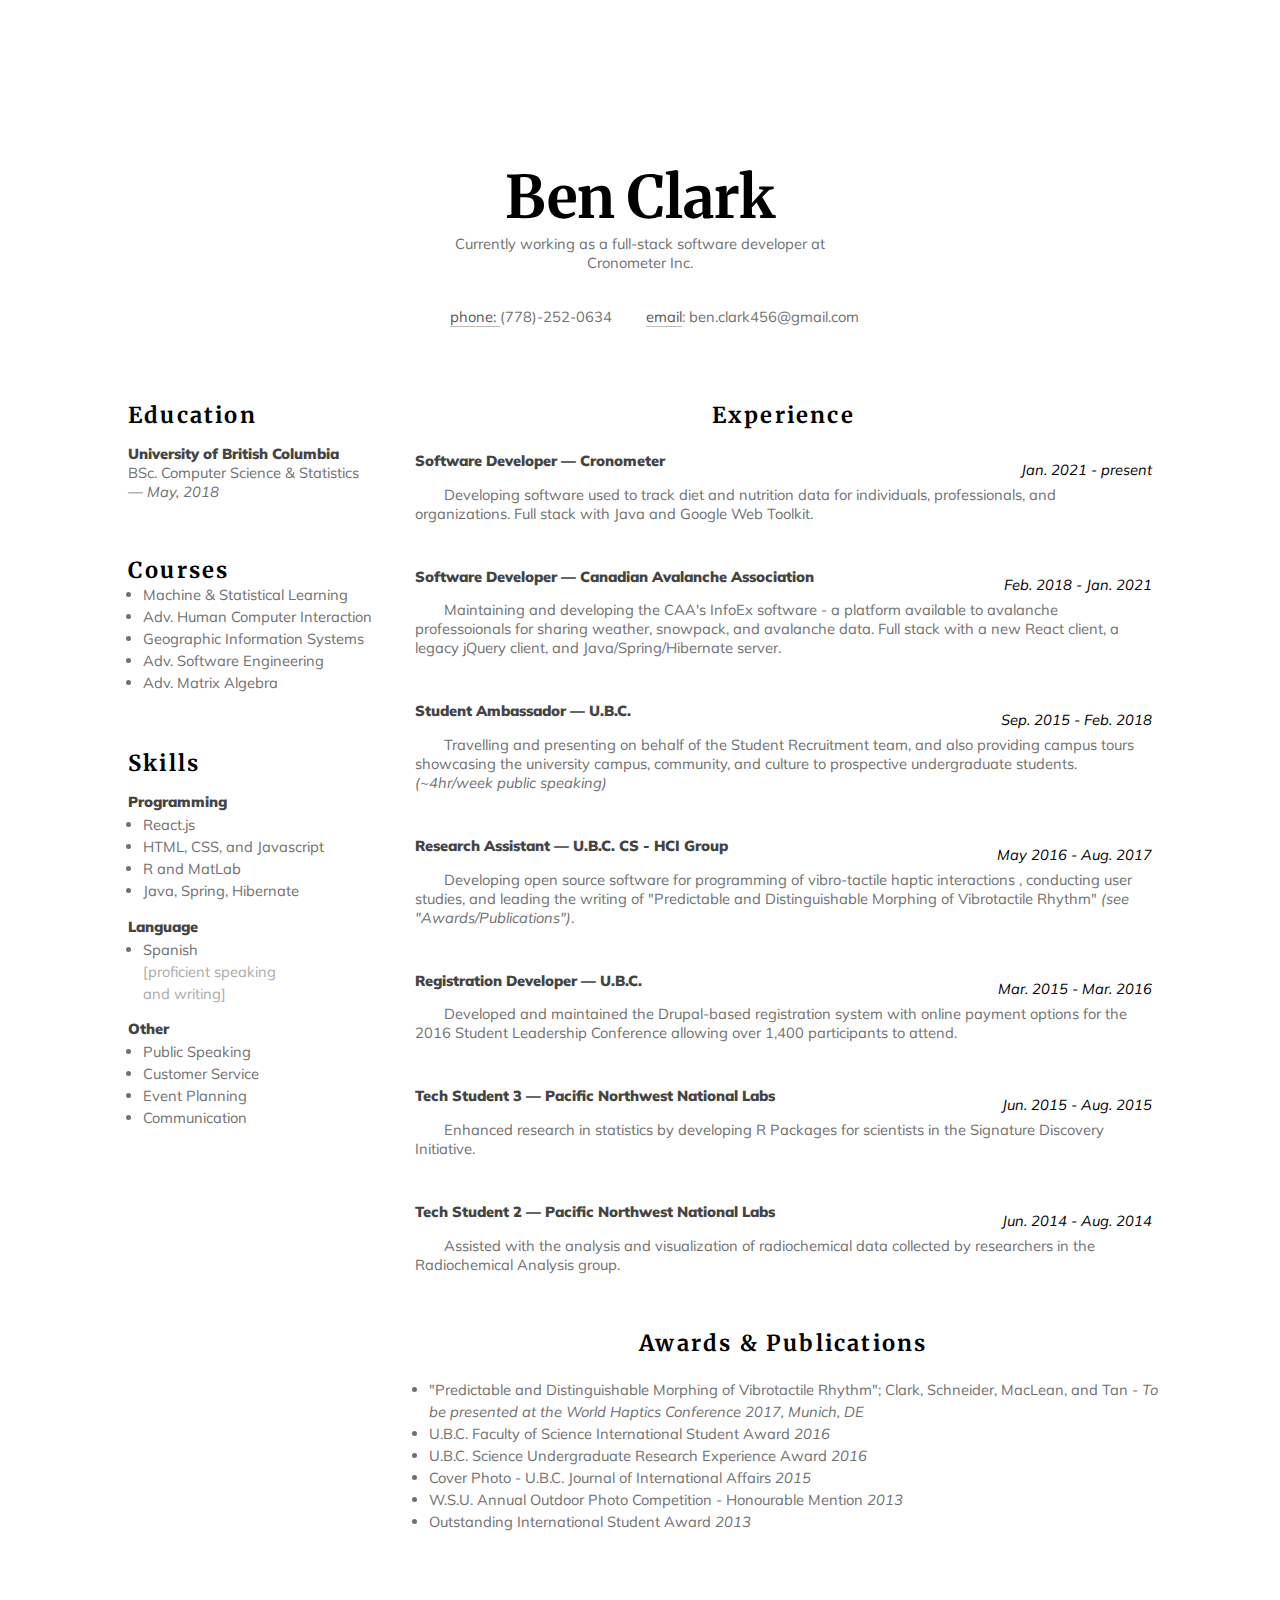
<file: index.html>
<!DOCTYPE html>
<html>
    <head>
        <!--
                          _____                    _____                    _____
                         /\    \                  /\    \                  /\    \
                        /::\    \                /::\    \                /::\____\
                       /::::\    \              /::::\    \              /::::|   |
                      /::::::\    \            /::::::\    \            /:::::|   |
                     /:::/\:::\    \          /:::/\:::\    \          /::::::|   |
                    /:::/__\:::\    \        /:::/__\:::\    \        /:::/|::|   |
                   /::::\   \:::\    \      /::::\   \:::\    \      /:::/ |::|   |
                  /::::::\   \:::\    \    /::::::\   \:::\    \    /:::/  |::|   | _____
                 /:::/\:::\   \:::\ ___\  /:::/\:::\   \:::\    \  /:::/   |::|   |/\    \
                /:::/__\:::\   \:::|    |/:::/__\:::\   \:::\____\/:: /    |::|   /::\____\
                \:::\   \:::\  /:::|____|\:::\   \:::\   \::/    /\::/    /|::|  /:::/    /
                 \:::\   \:::\/:::/    /  \:::\   \:::\   \/____/  \/____/ |::| /:::/    /
                  \:::\   \::::::/    /    \:::\   \:::\    \              |::|/:::/    /
                   \:::\   \::::/    /      \:::\   \:::\____\             |::::::/    /
                    \:::\  /:::/    /        \:::\   \::/    /             |:::::/    /
                     \:::\/:::/    /          \:::\   \/____/              |::::/    /
                      \::::::/    /            \:::\    \                  /:::/    /
                       \::::/    /              \:::\____\                /:::/    /
                        \::/____/                \::/    /                \::/    /
                         ~~                       \/____/                  \/____/

          _____                    _____            _____                    _____                    _____
         /\    \                  /\    \          /\    \                  /\    \                  /\    \
        /::\    \                /::\____\        /::\    \                /::\    \                /::\____\
       /::::\    \              /:::/    /       /::::\    \              /::::\    \              /:::/    /
      /::::::\    \            /:::/    /       /::::::\    \            /::::::\    \            /:::/    /
     /:::/\:::\    \          /:::/    /       /:::/\:::\    \          /:::/\:::\    \          /:::/    /
    /:::/  \:::\    \        /:::/    /       /:::/__\:::\    \        /:::/__\:::\    \        /:::/____/
   /:::/    \:::\    \      /:::/    /       /::::\   \:::\    \      /::::\   \:::\    \      /::::\    \
  /:::/    / \:::\    \    /:::/    /       /::::::\   \:::\    \    /::::::\   \:::\    \    /::::::\____\________
 /:::/    /   \:::\    \  /:::/    /       /:::/\:::\   \:::\    \  /:::/\:::\   \:::\____\  /:::/\:::::::::::\    \
/:::/____/     \:::\____\/:::/____/       /:::/  \:::\   \:::\____\/:::/  \:::\   \:::|    |/:::/  |:::::::::::\____\
\:::\    \      \::/    /\:::\    \       \::/    \:::\  /:::/    /\::/   |::::\  /:::|____|\::/   |::|~~~|~~~~~
 \:::\    \      \/____/  \:::\    \       \/____/ \:::\/:::/    /  \/____|:::::\/:::/    /  \/____|::|   |
  \:::\    \               \:::\    \               \::::::/    /         |:::::::::/    /         |::|   |
   \:::\    \               \:::\    \               \::::/    /          |::|\::::/    /          |::|   |
    \:::\    \               \:::\    \              /:::/    /           |::| \::/____/           |::|   |
     \:::\    \               \:::\    \            /:::/    /            |::|  ~|                 |::|   |
      \:::\    \               \:::\    \          /:::/    /             |::|   |                 |::|   |
       \:::\____\               \:::\____\        /:::/    /              \::|   |                 \::|   |
        \::/    /                \::/    /        \::/    /                \:|   |                  \:|   |
         \/____/                  \/____/          \/____/                  \|___|                   \|___|

        Seriously, I made this website from scratch :)


-->
        <meta charset="UTF-8">
        <meta name="description" content="Personal Website for Ben Clark, last updated Apr. 2017">
        <meta name="keywords" content="HTML,CSS,JavaScript,Web,Design,Ben,Clark,Photography,CV,Resume">
        <meta name="author" content="Ben Clark">
        <title>Benjamin David Clark</title>
        <link rel="icon" href="/assets/thumbs/favicon.png" />
        <link rel="stylesheet" href="styles.css" />
        <link rel="stylesheet" href="cv.css" />
        <link href="https://fonts.googleapis.com/css?family=Merriweather|Muli:400,700" rel="stylesheet">
        <script src="https://ajax.googleapis.com/ajax/libs/jquery/3.2.0/jquery.min.js"></script>
        <script src="index.js" type="text/javascript"></script>
    </head>

    <body>
        <div id="cv">
            <div id="cv-content">


                <h1 id="cv-title">Ben Clark</h1>
                <div id="cv-mission">
                    <p>Currently working as a full-stack software developer at Cronometer Inc.</p>
                </div>
                <p id="contact">
<!--                    <a href="https://www.linkedin.com/in/ben-clark-970907101/" target="_blank">LinkedIn</a>-->
<!--                    <a href="http://m.me/ben.clark456" target="_blank">facebook</a>-->
                    <a>phone: </a> (778)-252-0634
                    <a href="mailto:ben.clark456@gmail.com" target="_blank">email</a>: ben.clark456@gmail.com
                </p>
                <div style="display:block;position:relative;float:none;clear:both; height: 50px;"></div>







                <div id="cv-right-column">
                    <div class="cv-section" id="cv-experience">
                        <h1 class="cv-section-heading">Experience</h1>

                        <strong>Software Developer &#8212; Cronometer</strong><br />
                        <i class="date">Jan. 2021 - present</i><br />
                        <p>Developing software used to track diet and nutrition data for individuals, professionals, and organizations. Full stack with Java and Google Web Toolkit.</p>

                        <strong>Software Developer &#8212; Canadian Avalanche Association</strong><br />
                        <i class="date">Feb. 2018 - Jan. 2021</i><br />
                        <p>Maintaining and developing the CAA's InfoEx software - a platform available to avalanche professoionals for sharing weather, snowpack, and avalanche data. Full stack with a new React client, a legacy jQuery client, and Java/Spring/Hibernate server.</p>

                        <strong>Student Ambassador  &#8212; U.B.C.</strong><br />
                        <i class="date">Sep. 2015 - Feb. 2018</i><br />
                        <p>Travelling and presenting on behalf of the Student Recruitment team, and also providing campus tours showcasing the university campus, community, and culture to prospective undergraduate students. <i>(~4hr/week public speaking)</i></p>

                        <strong> Research Assistant  &#8212;  U.B.C. CS - HCI Group</strong><br />
                        <i class="date">May 2016 - Aug. 2017</i><br />
                        <p>Developing open source software for programming of vibro-tactile haptic interactions <!--<i>(~2,000 lines of Javascript and React.js)</i>-->, conducting user studies, and leading the writing of "Predictable and Distinguishable Morphing of Vibrotactile Rhythm" <i>(see "Awards/Publications")</i>.</p>

                        <!-- <strong>Programming Resource Centre Advisor &#8212; U.B.C.</strong><br />
                        <i class="date">Aug. 2016 - Jan. 2017</i>
                        <p>Supported the operations of UBC's Student Housing and Hospitality Services by assisting staff in imagining, planning, and executing events and programs for UBC's on-campus community.</p> -->

                        <strong>Registration Developer  &#8212; U.B.C.</strong><br />
                        <i class="date">Mar. 2015 - Mar. 2016</i>
                        <p>Developed and maintained the Drupal-based registration system with online payment options for the 2016 Student Leadership Conference allowing over 1,400 participants to attend. <!--<i>(~1,000 lines PHP, HTML, and CSS)</i>--></p>

                        <strong>Tech Student 3 &#8212; Pacific Northwest National Labs</strong><br />
                        <i class="date">Jun. 2015 - Aug. 2015</i>
                        <p>Enhanced research in statistics by developing R Packages for scientists in the Signature Discovery Initiative. <!--<i>(~5,000 lines of R)</i>--></p>

                        <!-- <strong>Residence Advisor  &#8212; U.B.C.</strong><br />
                        <i class="date">Aug. 2014 - May 2015</i>
                        <p>Created a safe and supportive living and learning environment for students living on campus at U.B.C.</p> -->

                        <strong>Tech Student 2 &#8212; Pacific Northwest National Labs</strong><br />
                        <i class="date">Jun. 2014 - Aug. 2014</i>
                        <p>Assisted with the analysis and visualization of radiochemical data collected by researchers in the Radiochemical Analysis group.<!--<i>(~1,500 lines of MatLab)</i>--></p>

                        <!-- <strong>Sole Proprietor &#8212; Benski Media</strong><br />
                        <i class="date">Jun. 2011 - Jul. 2013</i>
                        <p>Founded and managed my own small business offering photography and web design services to local clients.</p> -->
                    </div>


                    <div id="cv-awards" class="cv-section">
                        <h1 class="cv-section-heading">Awards &amp; Publications</h1>
                        <ul>
                            <li>"Predictable and Distinguishable Morphing of Vibrotactile Rhythm"; Clark, Schneider, MacLean, and Tan - <i>To be presented at the World Haptics Conference 2017, Munich, DE</i></li>
                            <li>U.B.C. Faculty of Science International Student Award <i>2016</i></li>
                            <li>U.B.C. Science Undergraduate Research Experience Award <i>2016</i></li>
                            <li>Cover Photo - U.B.C. Journal of International Affairs <i>2015</i></li>
                            <li>W.S.U. Annual Outdoor Photo Competition - Honourable Mention <i>2013</i></li>
                            <li>Outstanding International Student Award <i>2013</i></li>
                        </ul>
                    </div>
                </div>





                <div id="spacer"></div>






                <div id="cv-left-column">
                    <div class="cv-section" id="cv-education">
                        <h1 class="cv-section-heading">Education</h1>
                        <p><strong>University of British Columbia</strong><br />
                            BSc. Computer Science &amp; Statistics<br />
                                &#8212; <i>May, 2018</i>
                        </p>
                    </div>
                    <div class="cv-section" id="cv-coursework">
                        <h1 class="cv-section-heading">Courses</h1>
                        <ul>
                            <li>Machine &amp; Statistical Learning</li>
                            <li>Adv. Human Computer Interaction</li>
                            <li>Geographic Information Systems</li>
<!--                            <li>Adv. Numerical Computation</li>-->
                            <li>Adv. Software Engineering</li>
<!--                            <li>Statistical Inference</li>-->
<!--                            <li>Database Management</li>-->
                            <li>Adv. Matrix Algebra</li>
                        </ul>
                    </div>
                    <div class="cv-section" id="cv-skills">
                        <h1 class="cv-section-heading">Skills</h1>
                        <strong>Programming</strong>
                        <ul>
                            <li>React.js</li>
                            <li>HTML, CSS, and Javascript</li>
                            <li>R and MatLab</li>
                            <li>Java, Spring, Hibernate</li>
<!--                            <li>Drupal &amp; Wordpress</li>-->
                        </ul>
                        <!-- <strong>Software</strong>
                        <ul>
                            <li>Adobe Creative Suite <br />
                                <span style="color:#aaaaaa;">[previously held A.C.E. certification]</span></li>
                            <li>Microsoft Office Suite</li>
                            <li>Git and Jira</li>
                            <li>ArcGIS</li>
                        </ul> -->
                        <strong>Language</strong>
                        <ul><li>Spanish<br />
                            <span style="color:#aaaaaa;">[proficient speaking<br /> and writing]</span></li>
                        </ul>
                        <strong>Other</strong>
                        <ul>
                            <li>Public Speaking</li>
                            <li>Customer Service</li>
                            <li>Event Planning</li>
                            <li>Communication</li>
                        </ul>
                    </div>
                </div>


            </div>
        </div><!-- end CV -->
    </body>
</html>
</file>
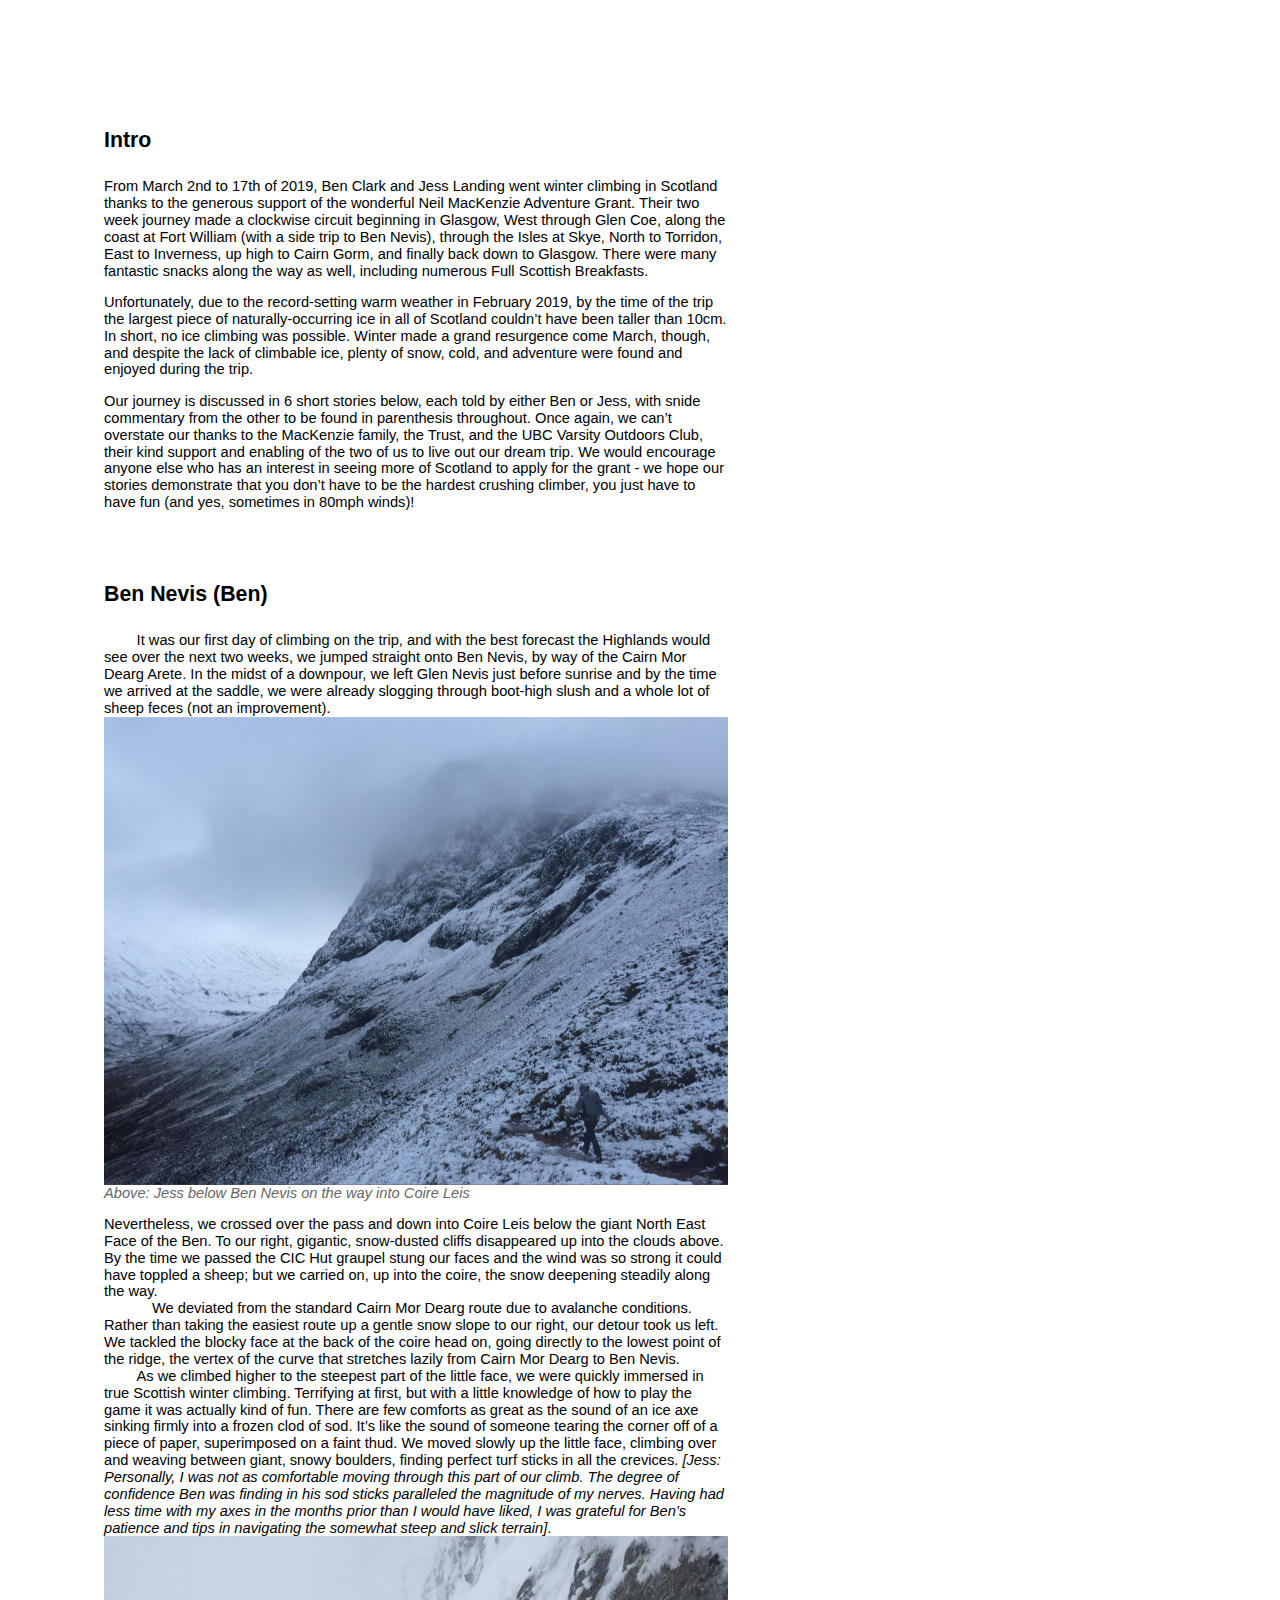
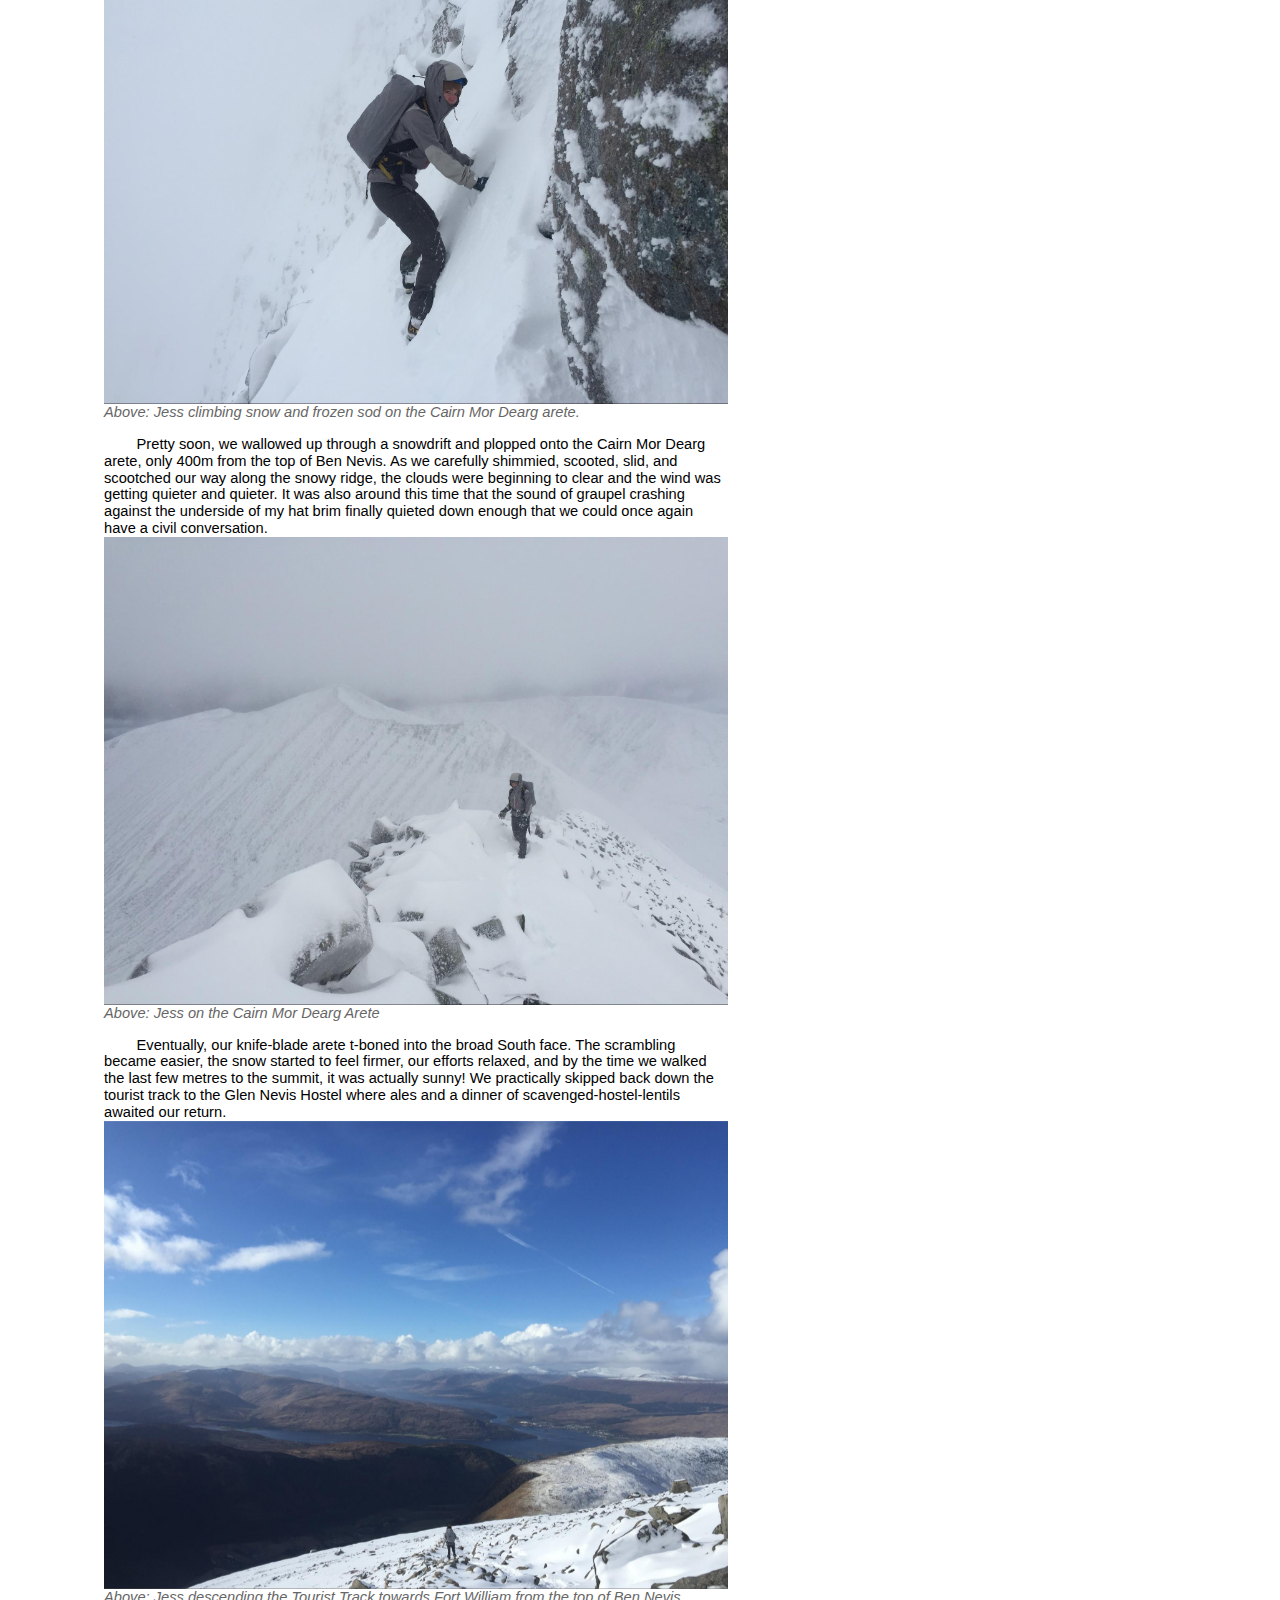
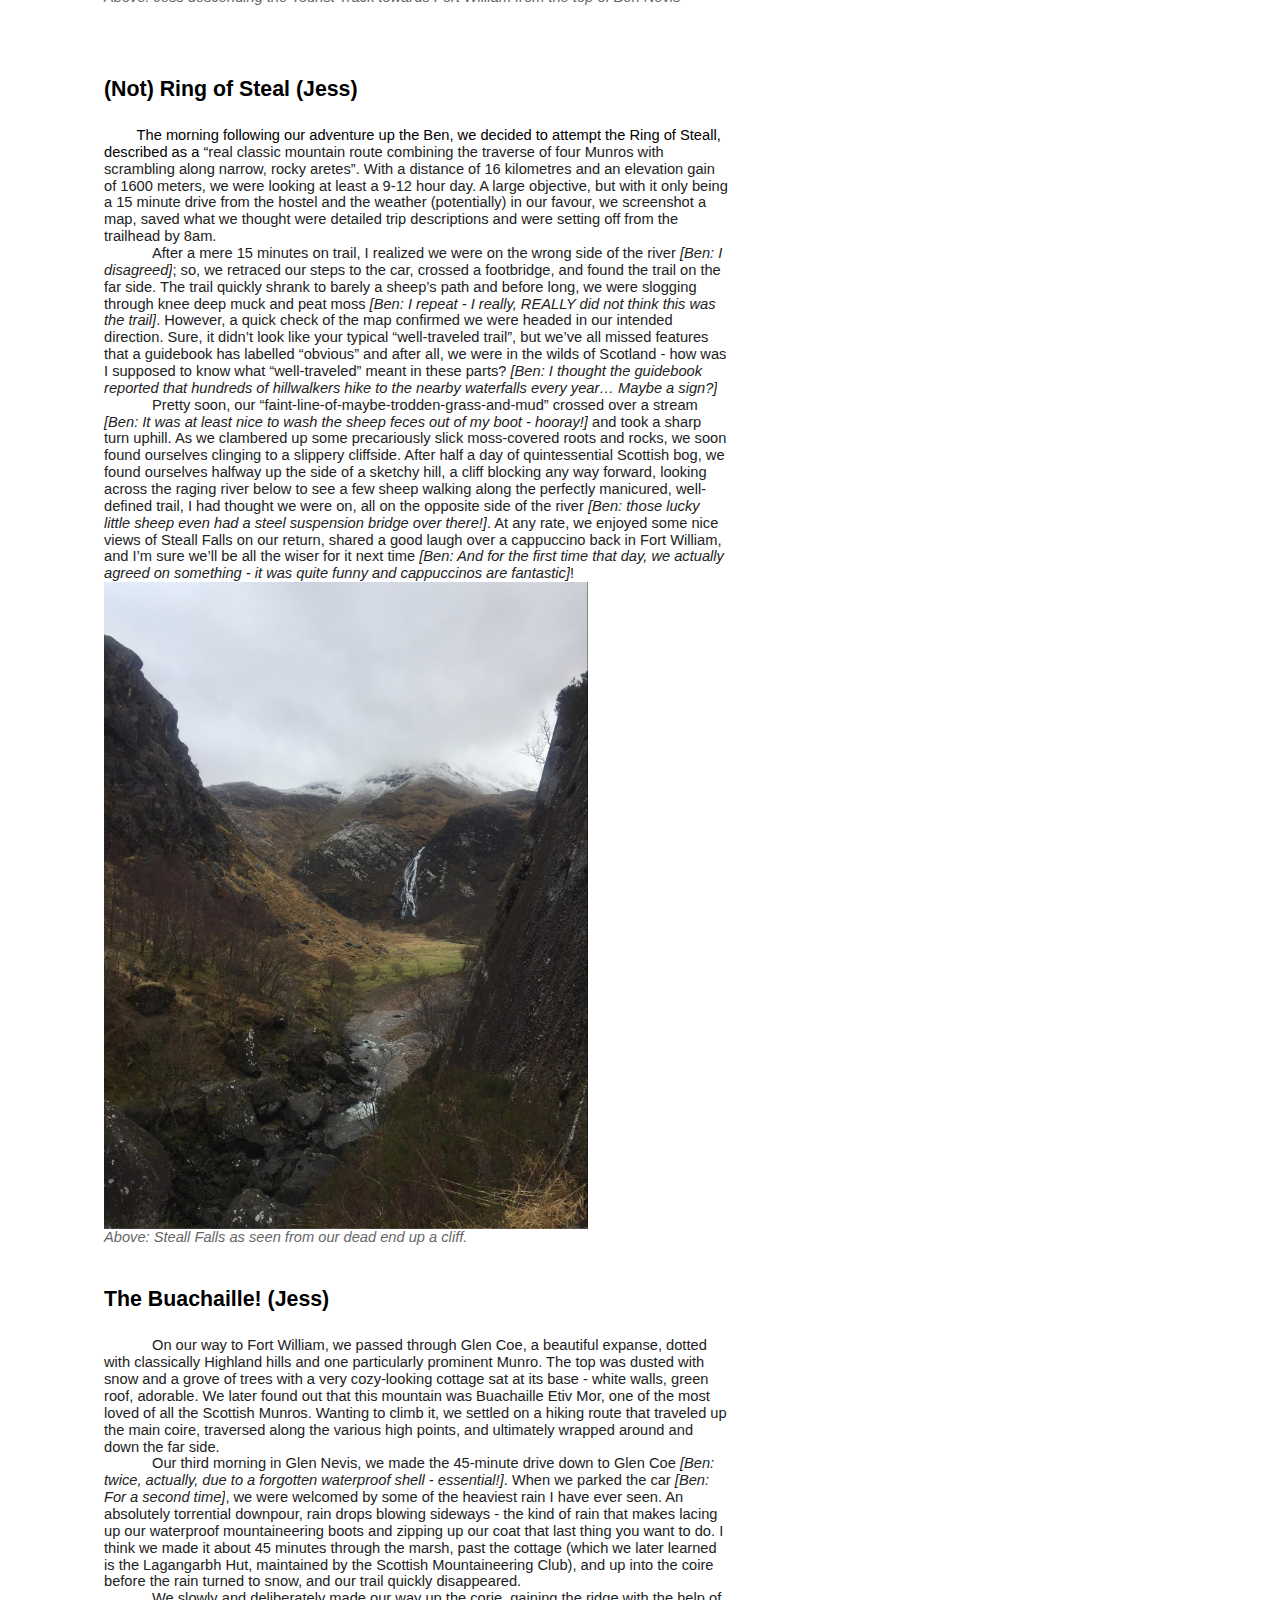
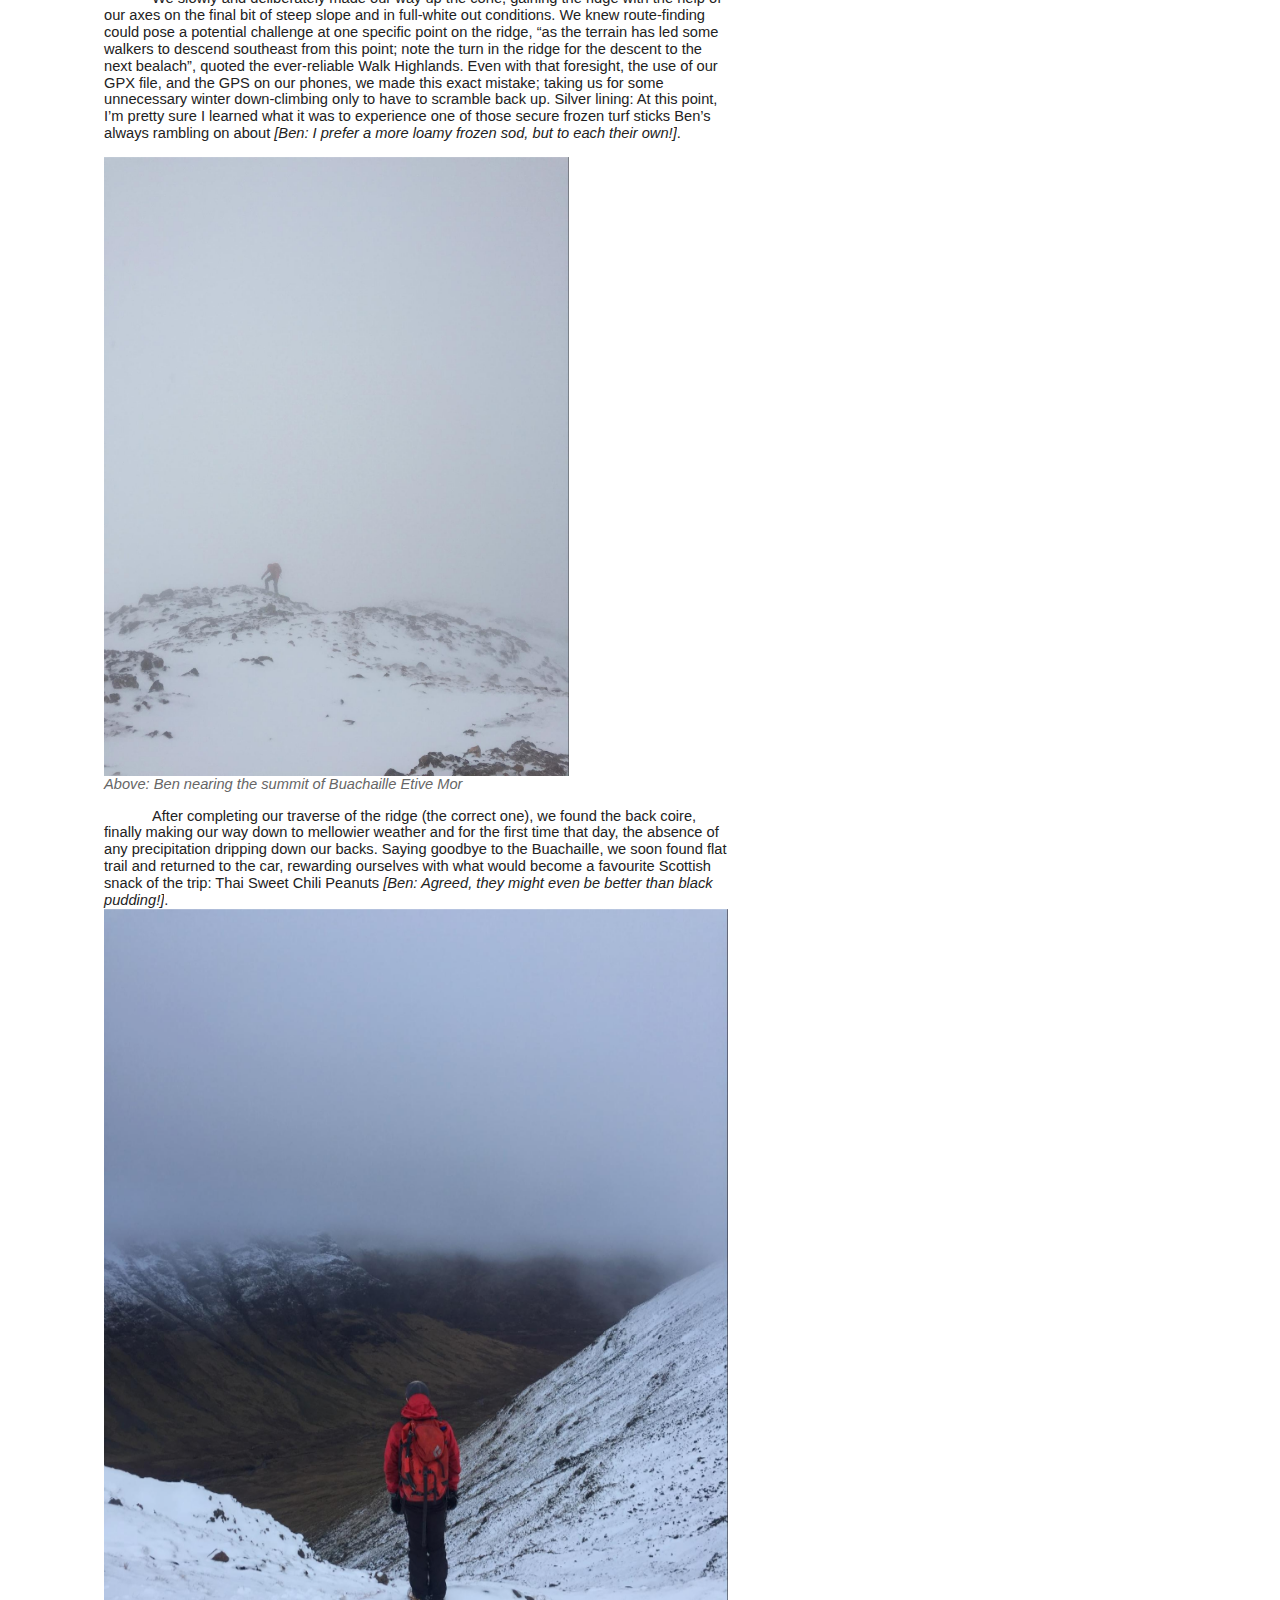
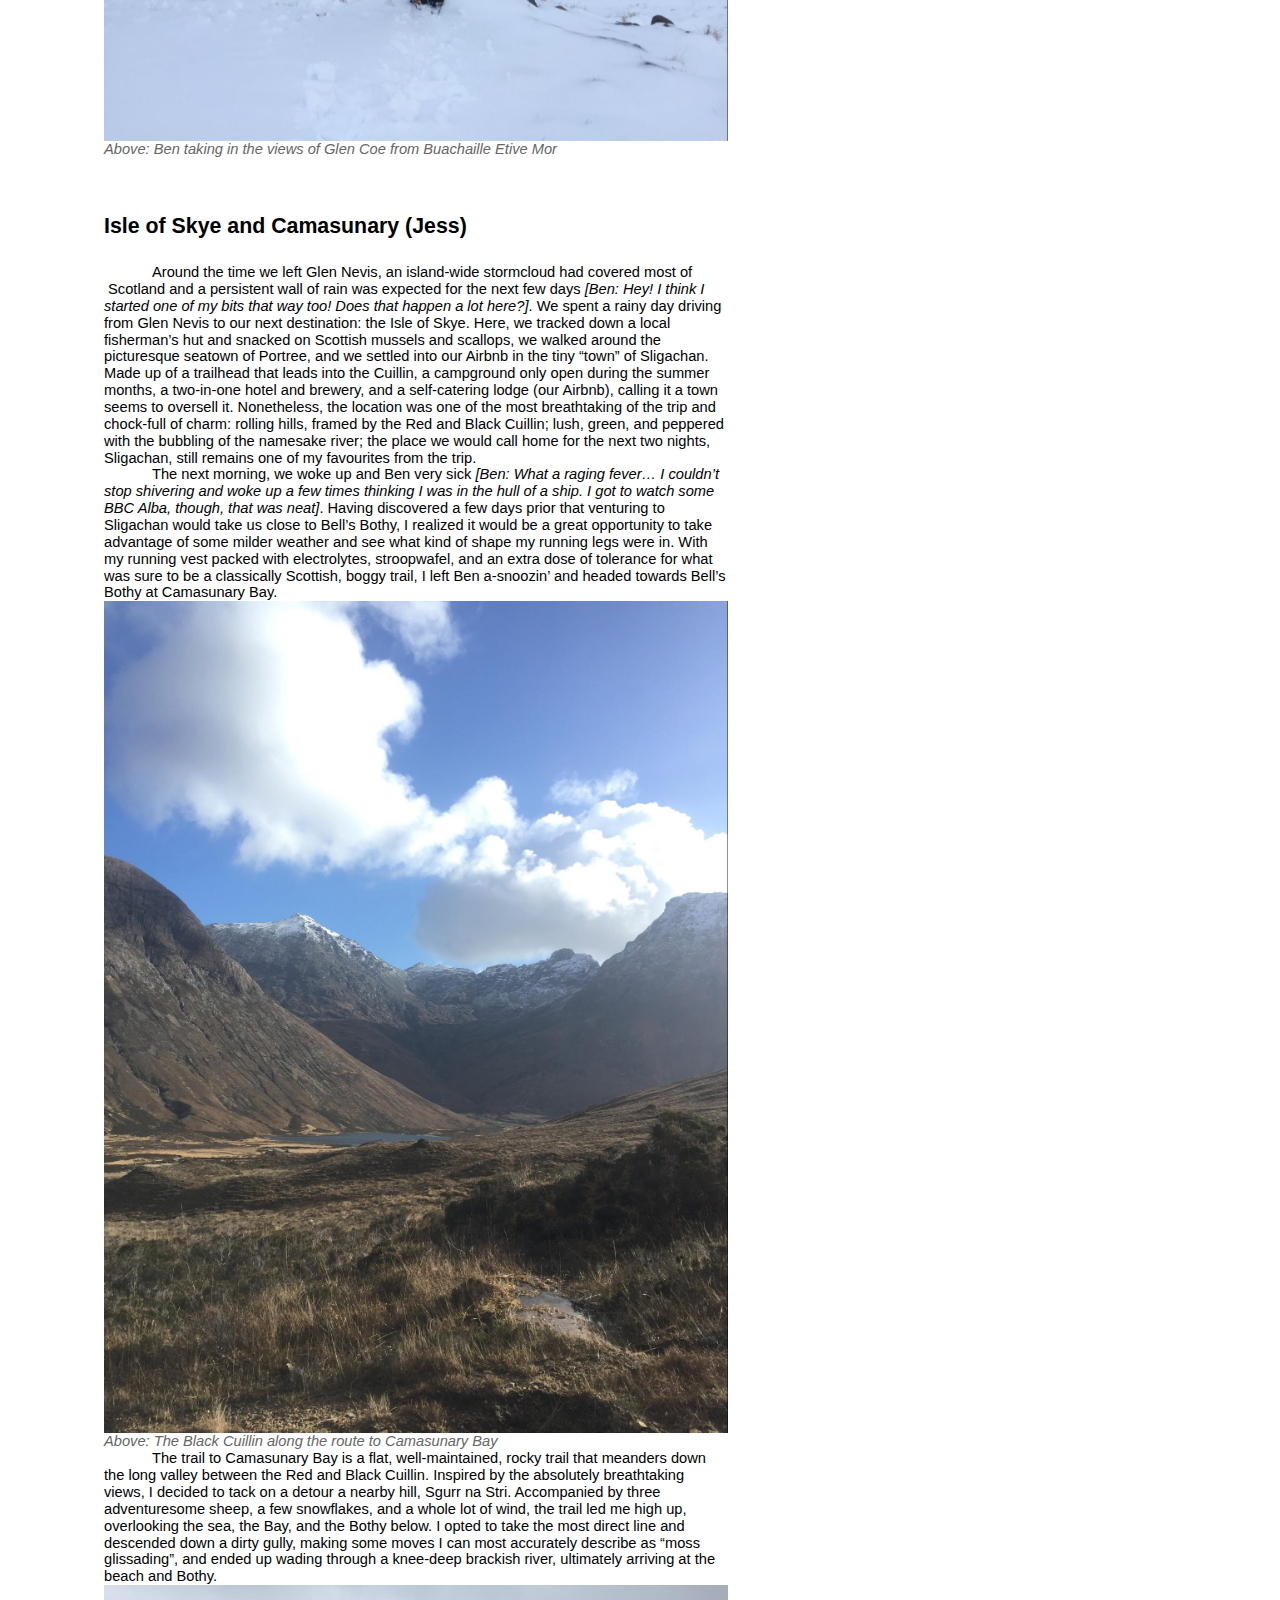
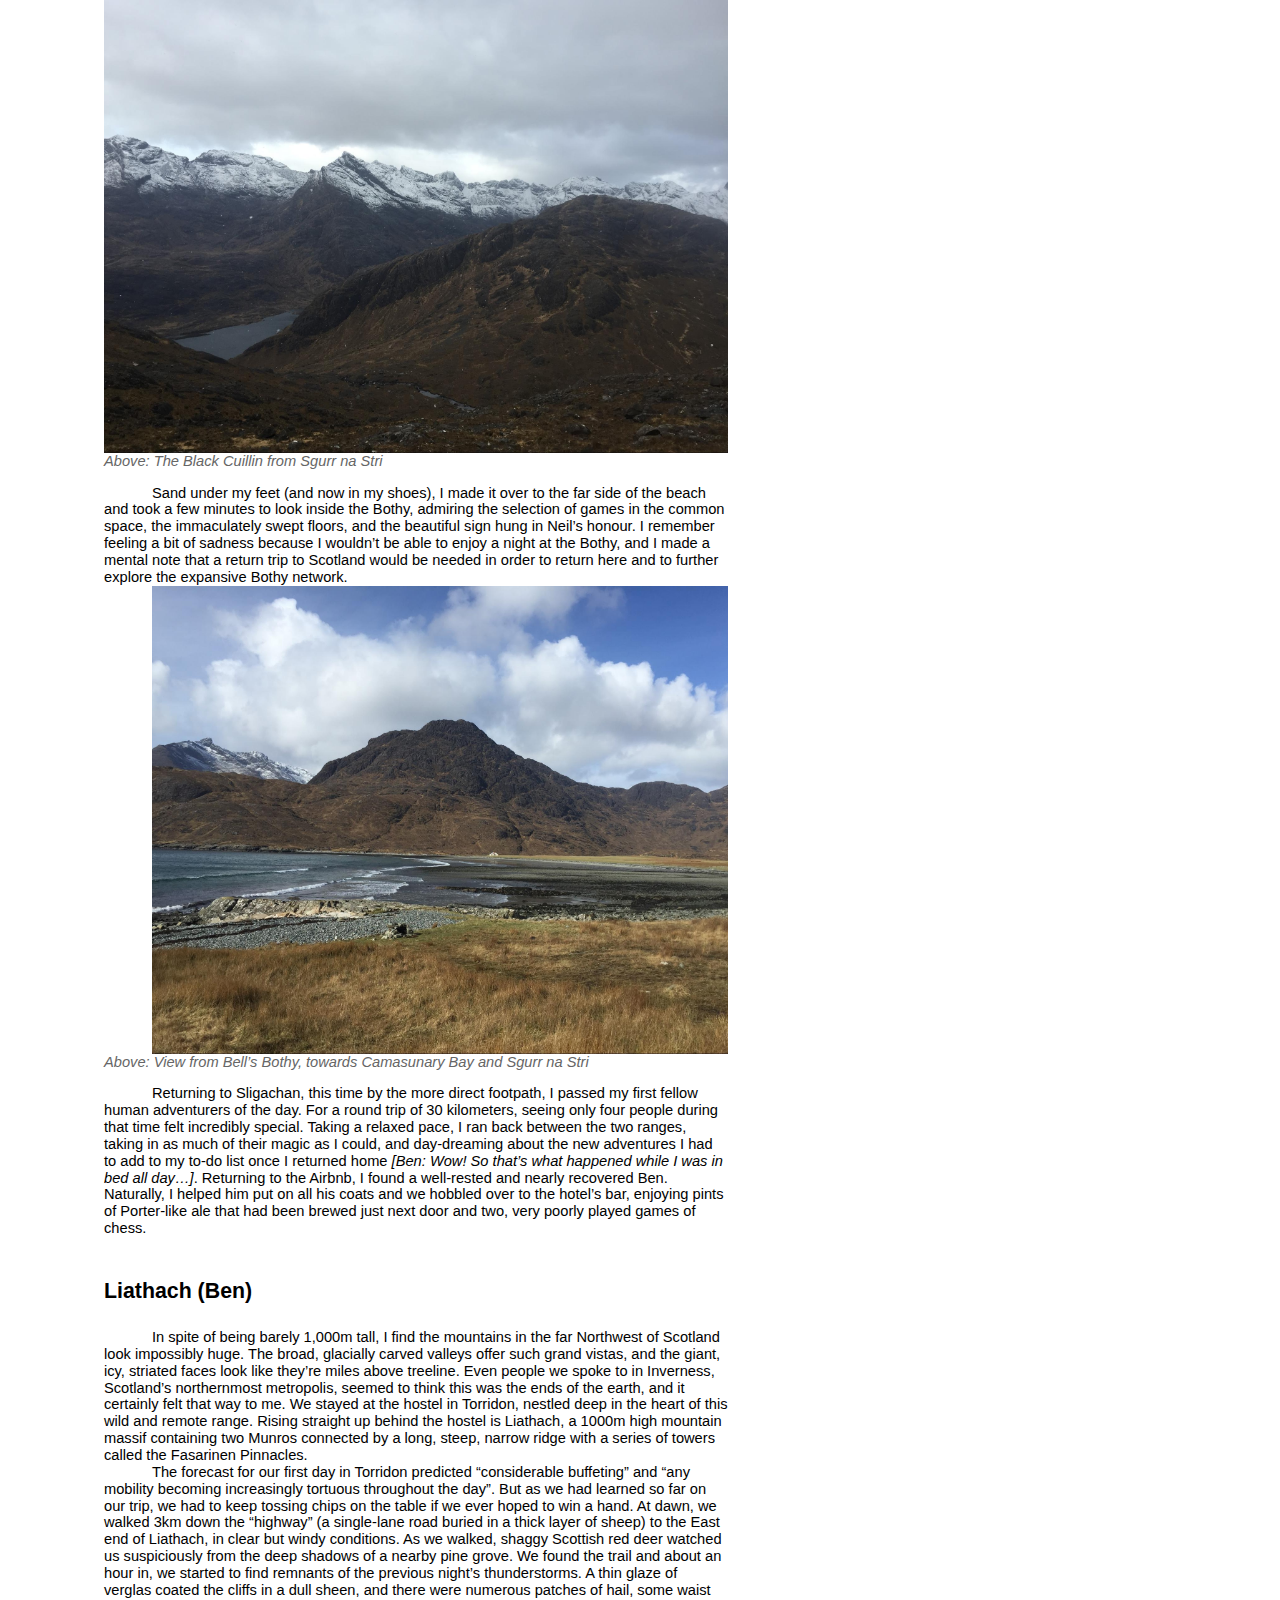
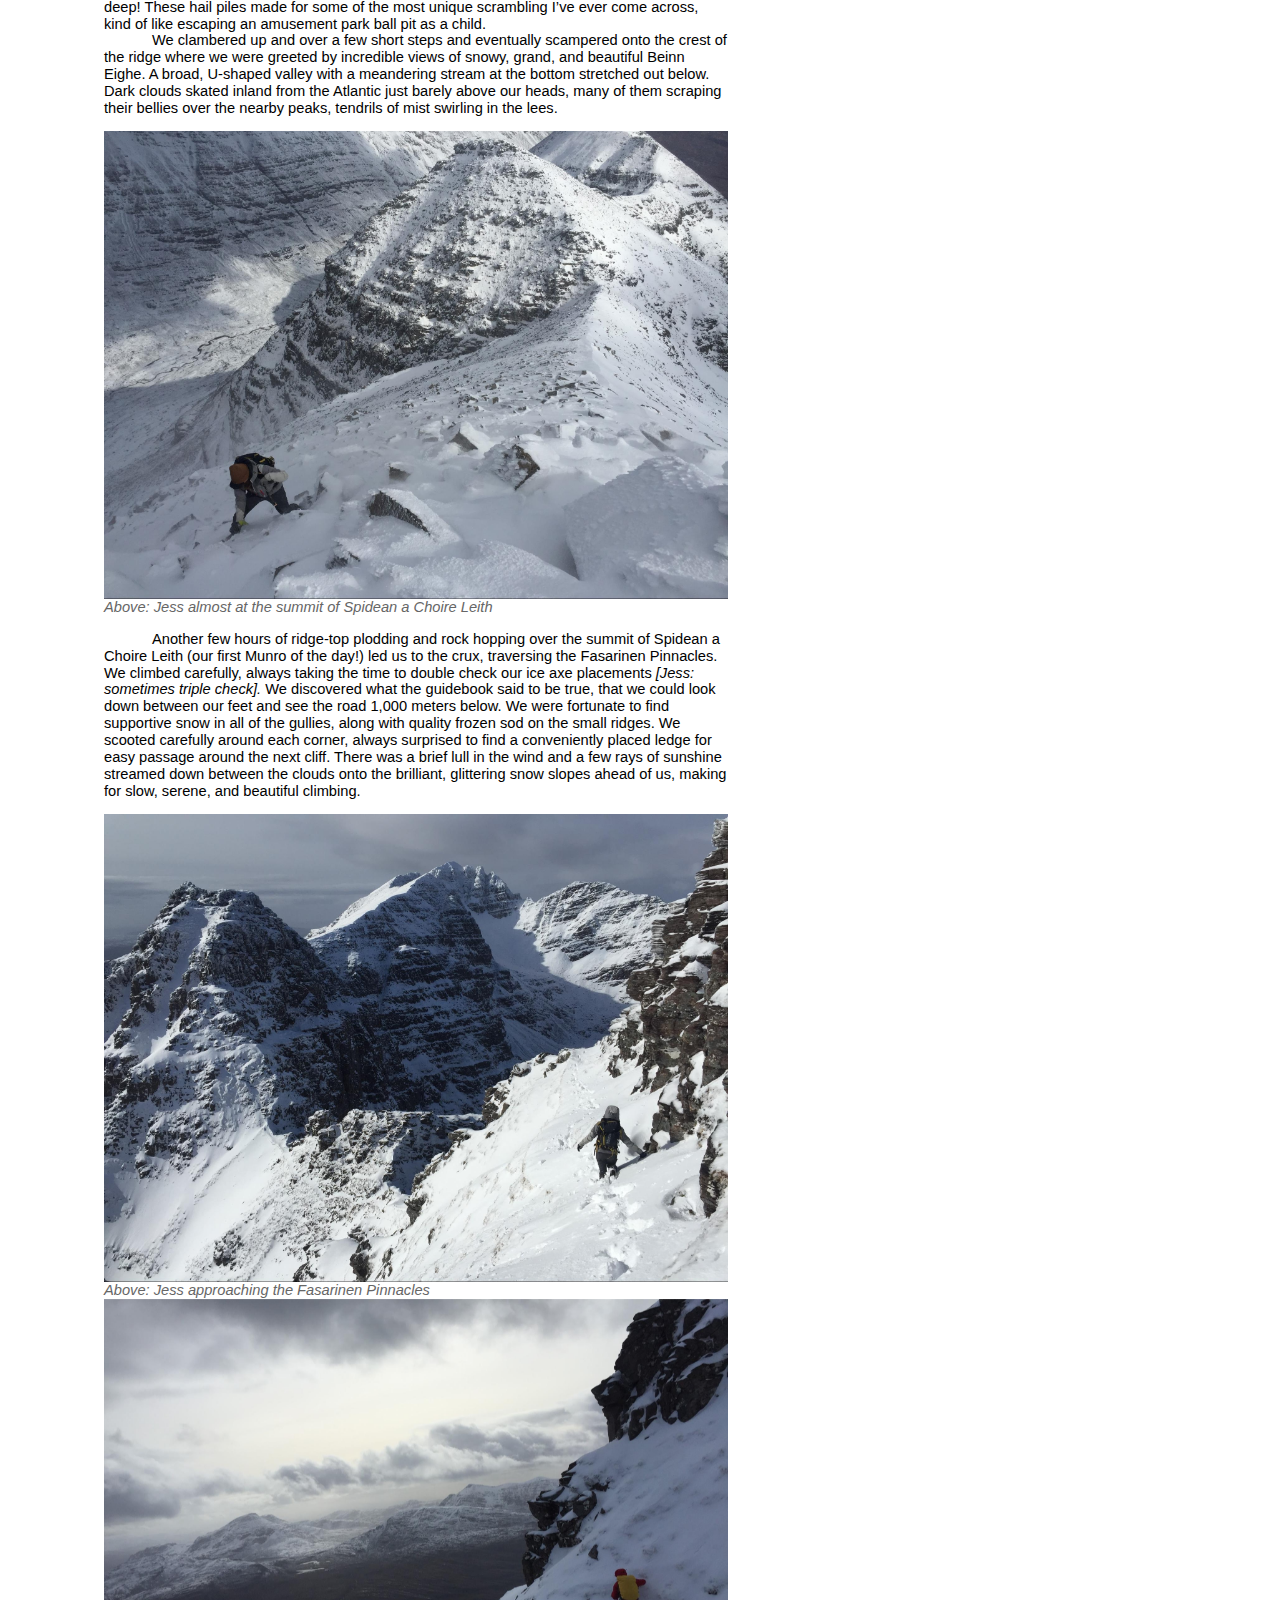
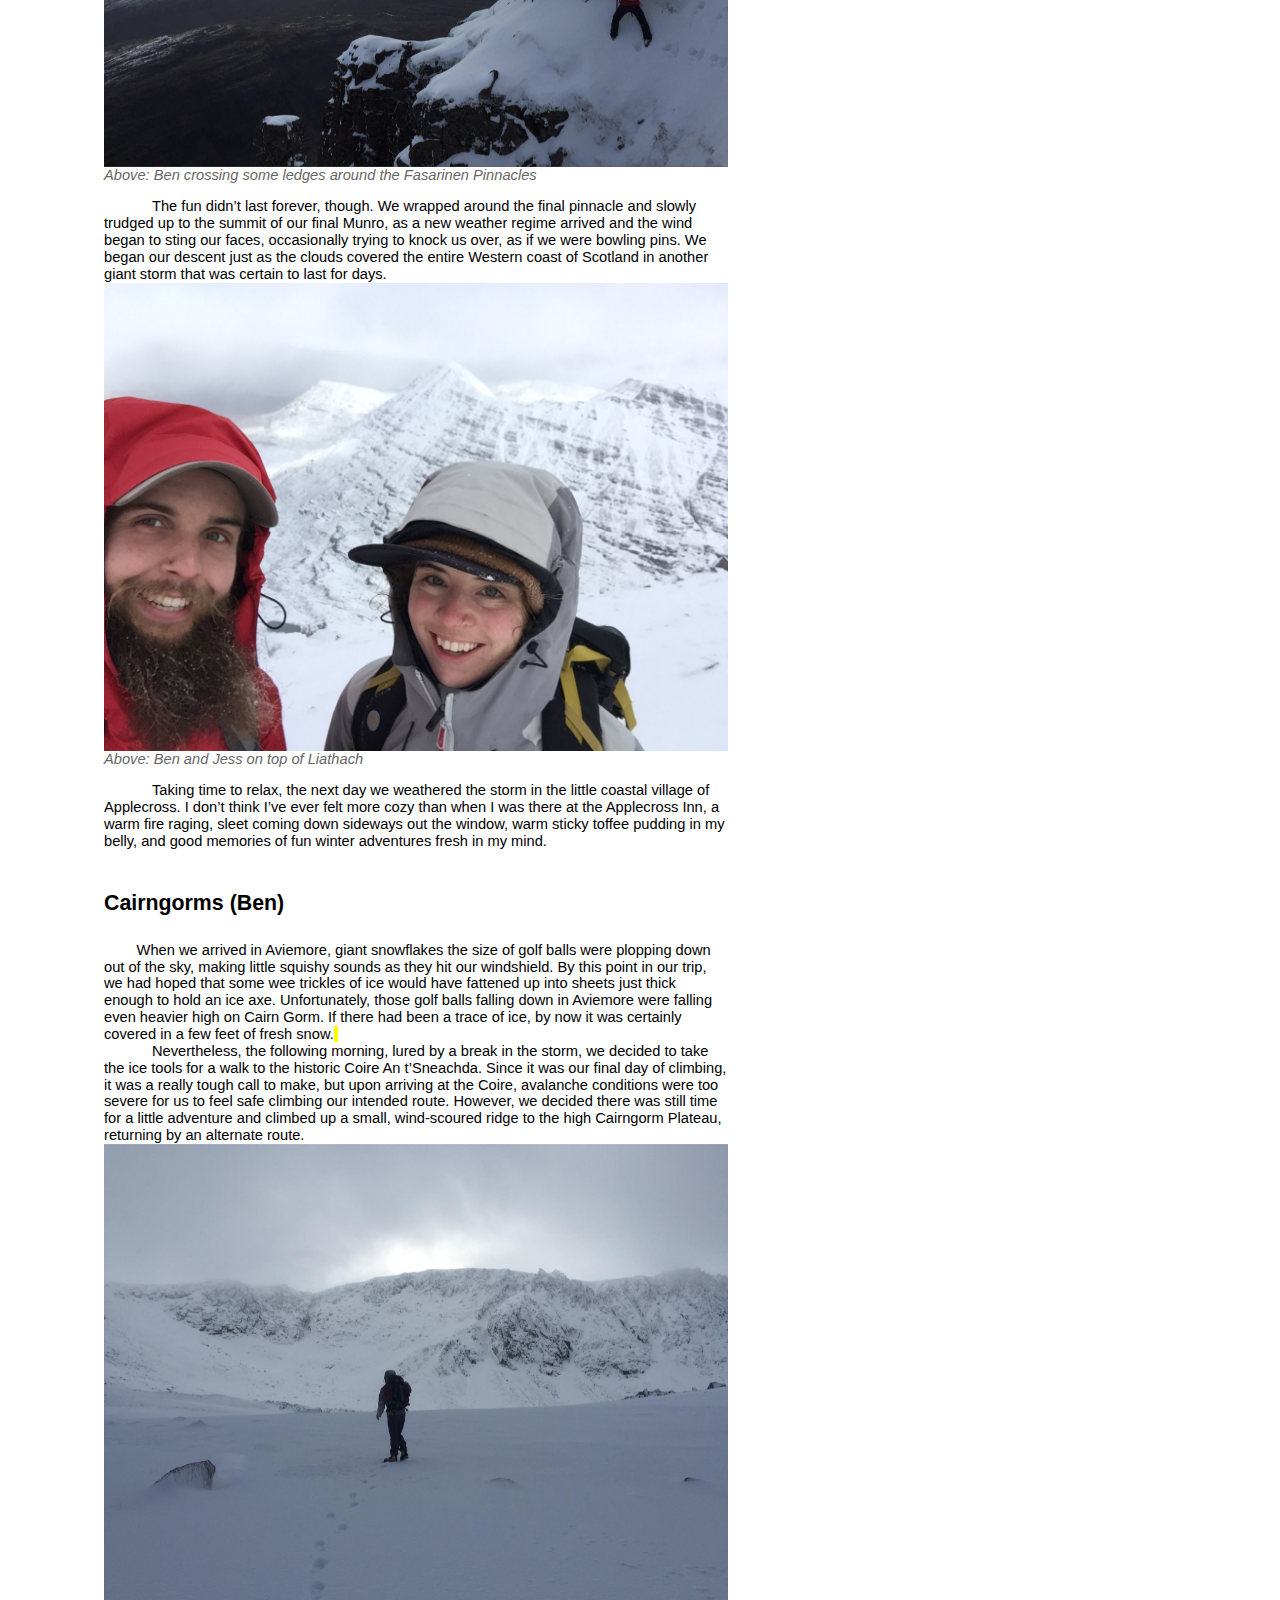
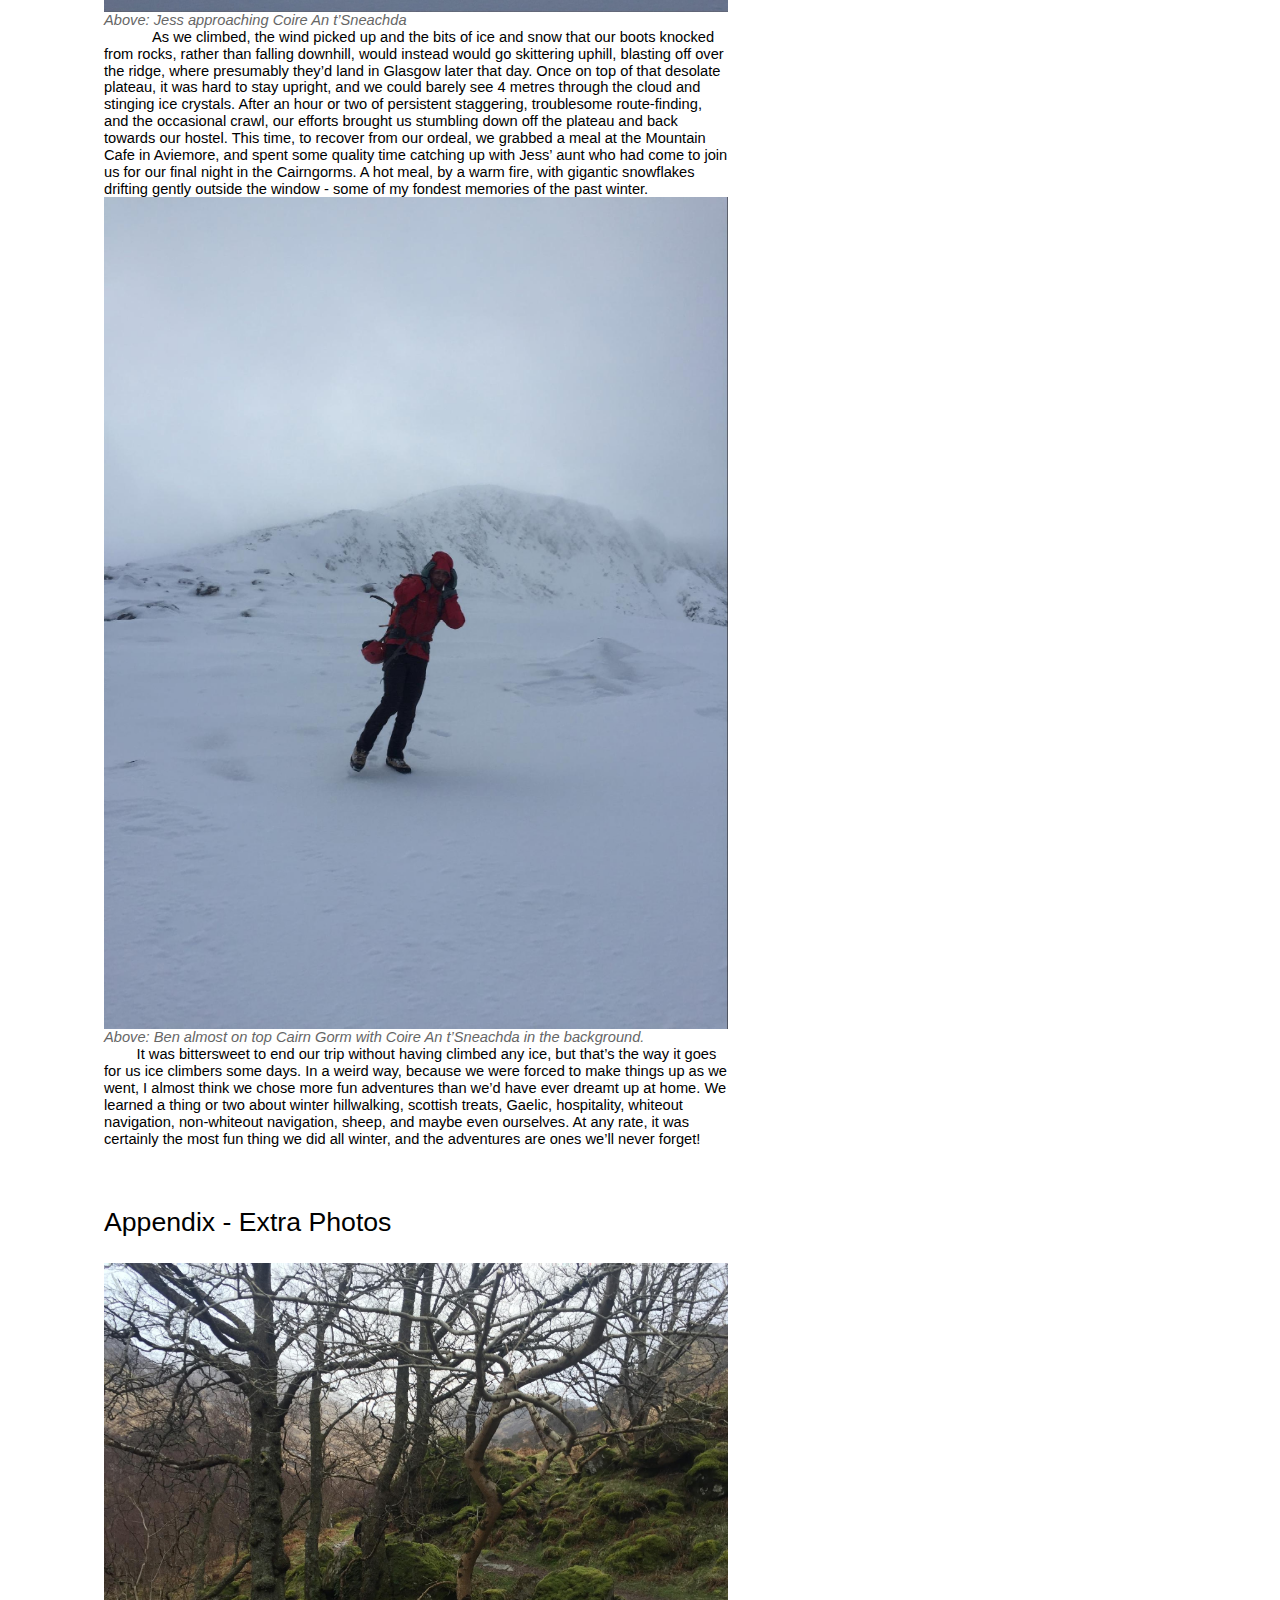
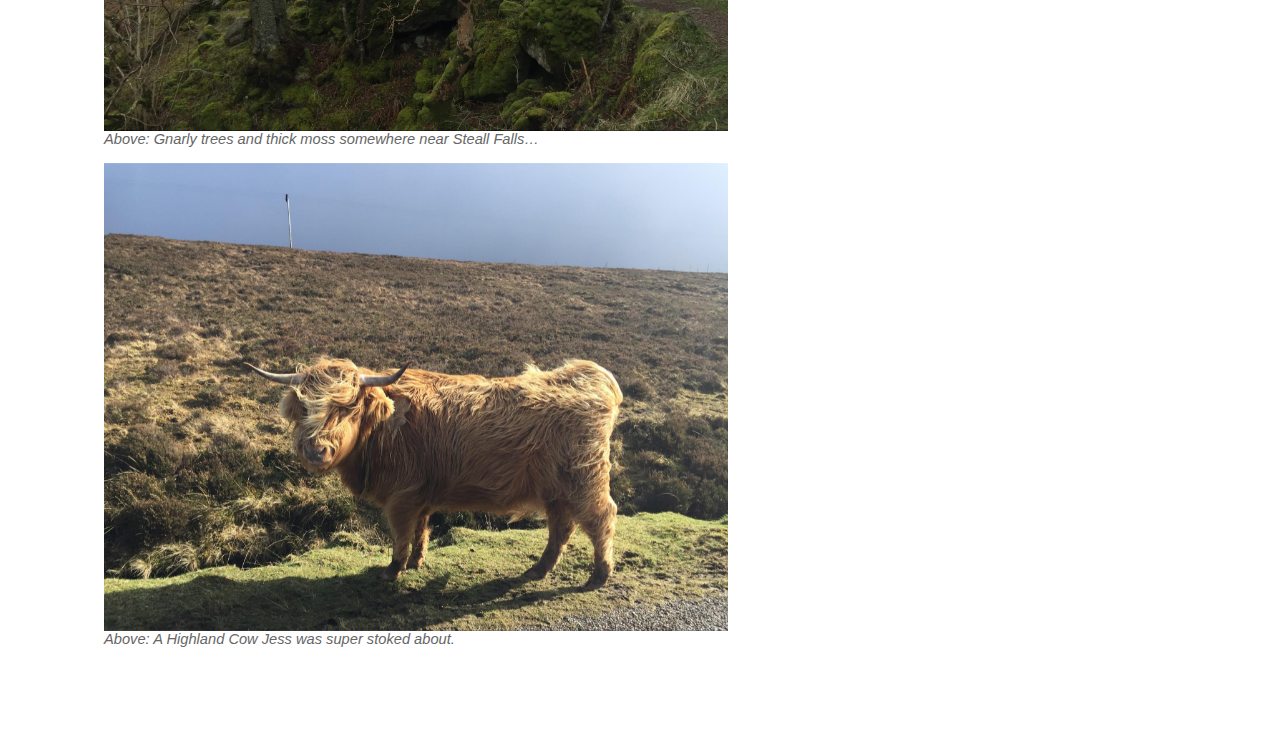
<file: nmag-trip-report/index.html>
<html><head><meta content="text/html; charset=UTF-8" http-equiv="content-type"><style type="text/css">ul.lst-kix_bov832vyq8i1-0{list-style-type:none}.lst-kix_lcji54l2iq8l-3>li:before{content:"-  "}.lst-kix_lcji54l2iq8l-5>li:before{content:"-  "}.lst-kix_lcji54l2iq8l-0>li:before{content:"-  "}.lst-kix_lcji54l2iq8l-4>li:before{content:"-  "}.lst-kix_lcji54l2iq8l-1>li:before{content:"-  "}.lst-kix_lcji54l2iq8l-2>li:before{content:"-  "}.lst-kix_6ahkkcyiy0e5-3>li:before{content:"-  "}.lst-kix_6ahkkcyiy0e5-4>li:before{content:"-  "}ul.lst-kix_bov832vyq8i1-6{list-style-type:none}ul.lst-kix_bov832vyq8i1-5{list-style-type:none}ul.lst-kix_bov832vyq8i1-8{list-style-type:none}ul.lst-kix_bov832vyq8i1-7{list-style-type:none}ul.lst-kix_bov832vyq8i1-2{list-style-type:none}ul.lst-kix_bov832vyq8i1-1{list-style-type:none}ul.lst-kix_bov832vyq8i1-4{list-style-type:none}ul.lst-kix_bov832vyq8i1-3{list-style-type:none}.lst-kix_6ahkkcyiy0e5-2>li:before{content:"-  "}.lst-kix_6ahkkcyiy0e5-1>li:before{content:"-  "}.lst-kix_6ahkkcyiy0e5-0>li:before{content:"-  "}.lst-kix_ceogeac4635q-2>li:before{content:"-  "}.lst-kix_ceogeac4635q-4>li:before{content:"-  "}.lst-kix_1s04jebadmp6-8>li:before{content:"-  "}.lst-kix_1s04jebadmp6-7>li:before{content:"-  "}.lst-kix_ceogeac4635q-3>li:before{content:"-  "}.lst-kix_ceogeac4635q-6>li:before{content:"-  "}.lst-kix_h2p8ai4ctg7q-8>li:before{content:"-  "}.lst-kix_ceogeac4635q-5>li:before{content:"-  "}.lst-kix_h2p8ai4ctg7q-7>li:before{content:"-  "}.lst-kix_1s04jebadmp6-0>li:before{content:"-  "}.lst-kix_ceogeac4635q-0>li:before{content:"-  "}.lst-kix_ceogeac4635q-1>li:before{content:"-  "}.lst-kix_lcji54l2iq8l-8>li:before{content:"-  "}.lst-kix_bov832vyq8i1-8>li:before{content:"-  "}ul.lst-kix_lbuplhjolxv7-8{list-style-type:none}ul.lst-kix_lbuplhjolxv7-6{list-style-type:none}.lst-kix_h2p8ai4ctg7q-0>li:before{content:"-  "}ul.lst-kix_lbuplhjolxv7-7{list-style-type:none}.lst-kix_lcji54l2iq8l-7>li:before{content:"-  "}ul.lst-kix_lbuplhjolxv7-4{list-style-type:none}ul.lst-kix_lbuplhjolxv7-5{list-style-type:none}ul.lst-kix_lbuplhjolxv7-2{list-style-type:none}.lst-kix_1s04jebadmp6-1>li:before{content:"-  "}ul.lst-kix_lbuplhjolxv7-3{list-style-type:none}.lst-kix_lcji54l2iq8l-6>li:before{content:"-  "}.lst-kix_bov832vyq8i1-4>li:before{content:"-  "}.lst-kix_1s04jebadmp6-2>li:before{content:"-  "}.lst-kix_bov832vyq8i1-3>li:before{content:"-  "}.lst-kix_bov832vyq8i1-5>li:before{content:"-  "}.lst-kix_h2p8ai4ctg7q-4>li:before{content:"-  "}.lst-kix_h2p8ai4ctg7q-6>li:before{content:"-  "}.lst-kix_1s04jebadmp6-4>li:before{content:"-  "}.lst-kix_ceogeac4635q-7>li:before{content:"-  "}.lst-kix_1s04jebadmp6-3>li:before{content:"-  "}.lst-kix_h2p8ai4ctg7q-1>li:before{content:"-  "}.lst-kix_h2p8ai4ctg7q-5>li:before{content:"-  "}.lst-kix_1s04jebadmp6-6>li:before{content:"-  "}.lst-kix_bov832vyq8i1-7>li:before{content:"-  "}.lst-kix_h2p8ai4ctg7q-2>li:before{content:"-  "}.lst-kix_ceogeac4635q-8>li:before{content:"-  "}.lst-kix_bov832vyq8i1-6>li:before{content:"-  "}.lst-kix_1s04jebadmp6-5>li:before{content:"-  "}.lst-kix_h2p8ai4ctg7q-3>li:before{content:"-  "}ul.lst-kix_ceogeac4635q-8{list-style-type:none}.lst-kix_bov832vyq8i1-0>li:before{content:"-  "}ul.lst-kix_ceogeac4635q-7{list-style-type:none}ul.lst-kix_ceogeac4635q-6{list-style-type:none}.lst-kix_bov832vyq8i1-1>li:before{content:"-  "}ul.lst-kix_ceogeac4635q-5{list-style-type:none}ul.lst-kix_ceogeac4635q-4{list-style-type:none}.lst-kix_bov832vyq8i1-2>li:before{content:"-  "}ul.lst-kix_1s04jebadmp6-1{list-style-type:none}ul.lst-kix_ceogeac4635q-3{list-style-type:none}ul.lst-kix_1s04jebadmp6-0{list-style-type:none}ul.lst-kix_ceogeac4635q-2{list-style-type:none}ul.lst-kix_ceogeac4635q-1{list-style-type:none}ul.lst-kix_lbuplhjolxv7-0{list-style-type:none}ul.lst-kix_1s04jebadmp6-5{list-style-type:none}ul.lst-kix_lbuplhjolxv7-1{list-style-type:none}ul.lst-kix_1s04jebadmp6-4{list-style-type:none}ul.lst-kix_1s04jebadmp6-3{list-style-type:none}ul.lst-kix_1s04jebadmp6-2{list-style-type:none}ul.lst-kix_1s04jebadmp6-8{list-style-type:none}ul.lst-kix_1s04jebadmp6-7{list-style-type:none}ul.lst-kix_1s04jebadmp6-6{list-style-type:none}.lst-kix_lexrnw6mytaz-8>li:before{content:"-  "}.lst-kix_lexrnw6mytaz-7>li:before{content:"-  "}.lst-kix_lexrnw6mytaz-5>li:before{content:"-  "}ul.lst-kix_lexrnw6mytaz-8{list-style-type:none}.lst-kix_lexrnw6mytaz-4>li:before{content:"-  "}.lst-kix_lexrnw6mytaz-6>li:before{content:"-  "}ul.lst-kix_lexrnw6mytaz-7{list-style-type:none}ul.lst-kix_lexrnw6mytaz-6{list-style-type:none}ul.lst-kix_lexrnw6mytaz-5{list-style-type:none}ul.lst-kix_lexrnw6mytaz-4{list-style-type:none}ul.lst-kix_lexrnw6mytaz-3{list-style-type:none}ul.lst-kix_lexrnw6mytaz-2{list-style-type:none}.lst-kix_lexrnw6mytaz-1>li:before{content:"-  "}ul.lst-kix_lexrnw6mytaz-1{list-style-type:none}ul.lst-kix_lexrnw6mytaz-0{list-style-type:none}.lst-kix_lexrnw6mytaz-2>li:before{content:"-  "}.lst-kix_lexrnw6mytaz-3>li:before{content:"-  "}ul.lst-kix_lcji54l2iq8l-4{list-style-type:none}ul.lst-kix_lcji54l2iq8l-5{list-style-type:none}ul.lst-kix_lcji54l2iq8l-2{list-style-type:none}ul.lst-kix_lcji54l2iq8l-3{list-style-type:none}ul.lst-kix_lcji54l2iq8l-8{list-style-type:none}ul.lst-kix_lcji54l2iq8l-6{list-style-type:none}ul.lst-kix_lcji54l2iq8l-7{list-style-type:none}.lst-kix_lexrnw6mytaz-0>li:before{content:"-  "}ul.lst-kix_6ahkkcyiy0e5-3{list-style-type:none}ul.lst-kix_lcji54l2iq8l-0{list-style-type:none}ul.lst-kix_6ahkkcyiy0e5-2{list-style-type:none}ul.lst-kix_lcji54l2iq8l-1{list-style-type:none}ul.lst-kix_6ahkkcyiy0e5-1{list-style-type:none}ul.lst-kix_6ahkkcyiy0e5-0{list-style-type:none}ul.lst-kix_6ahkkcyiy0e5-7{list-style-type:none}ul.lst-kix_h2p8ai4ctg7q-0{list-style-type:none}ul.lst-kix_6ahkkcyiy0e5-6{list-style-type:none}ul.lst-kix_h2p8ai4ctg7q-1{list-style-type:none}ul.lst-kix_6ahkkcyiy0e5-5{list-style-type:none}ul.lst-kix_h2p8ai4ctg7q-2{list-style-type:none}ul.lst-kix_6ahkkcyiy0e5-4{list-style-type:none}.lst-kix_lbuplhjolxv7-1>li:before{content:"-  "}ul.lst-kix_6ahkkcyiy0e5-8{list-style-type:none}.lst-kix_lbuplhjolxv7-2>li:before{content:"-  "}ul.lst-kix_h2p8ai4ctg7q-7{list-style-type:none}ul.lst-kix_h2p8ai4ctg7q-8{list-style-type:none}.lst-kix_lbuplhjolxv7-3>li:before{content:"-  "}.lst-kix_lbuplhjolxv7-5>li:before{content:"-  "}ul.lst-kix_h2p8ai4ctg7q-3{list-style-type:none}ul.lst-kix_h2p8ai4ctg7q-4{list-style-type:none}ul.lst-kix_h2p8ai4ctg7q-5{list-style-type:none}ul.lst-kix_h2p8ai4ctg7q-6{list-style-type:none}.lst-kix_lbuplhjolxv7-4>li:before{content:"-  "}.lst-kix_tf5gkq3y27vy-0>li:before{content:"-  "}ul.lst-kix_tf5gkq3y27vy-0{list-style-type:none}.lst-kix_6ahkkcyiy0e5-5>li:before{content:"-  "}.lst-kix_6ahkkcyiy0e5-7>li:before{content:"-  "}.lst-kix_tf5gkq3y27vy-1>li:before{content:"-  "}.lst-kix_6ahkkcyiy0e5-6>li:before{content:"-  "}ul.lst-kix_tf5gkq3y27vy-6{list-style-type:none}ul.lst-kix_tf5gkq3y27vy-5{list-style-type:none}ul.lst-kix_tf5gkq3y27vy-8{list-style-type:none}ul.lst-kix_tf5gkq3y27vy-7{list-style-type:none}ul.lst-kix_tf5gkq3y27vy-2{list-style-type:none}ul.lst-kix_tf5gkq3y27vy-1{list-style-type:none}ul.lst-kix_tf5gkq3y27vy-4{list-style-type:none}.lst-kix_6ahkkcyiy0e5-8>li:before{content:"-  "}.lst-kix_lbuplhjolxv7-0>li:before{content:"-  "}ul.lst-kix_tf5gkq3y27vy-3{list-style-type:none}.lst-kix_tf5gkq3y27vy-7>li:before{content:"-  "}.lst-kix_tf5gkq3y27vy-6>li:before{content:"-  "}.lst-kix_tf5gkq3y27vy-8>li:before{content:"-  "}.lst-kix_tf5gkq3y27vy-5>li:before{content:"-  "}.lst-kix_tf5gkq3y27vy-3>li:before{content:"-  "}.lst-kix_tf5gkq3y27vy-2>li:before{content:"-  "}.lst-kix_tf5gkq3y27vy-4>li:before{content:"-  "}ul.lst-kix_ceogeac4635q-0{list-style-type:none}.lst-kix_lbuplhjolxv7-7>li:before{content:"-  "}.lst-kix_lbuplhjolxv7-6>li:before{content:"-  "}.lst-kix_lbuplhjolxv7-8>li:before{content:"-  "}ol{margin:0;padding:0}table td,table th{padding:0}.c16{-webkit-text-decoration-skip:none;color:#000000;font-weight:400;text-decoration:line-through;vertical-align:baseline;text-decoration-skip-ink:none;font-size:16pt;font-family:"Arial";font-style:normal}.c11{padding-top:18pt;padding-bottom:6pt;line-height:1.15;page-break-after:avoid;orphans:2;widows:2;text-align:left}.c10{padding-top:20pt;padding-bottom:6pt;line-height:1.15;page-break-after:avoid;orphans:2;widows:2;text-align:left}.c0{color:#000000;font-weight:400;text-decoration:none;vertical-align:baseline;font-size:11pt;font-family:"Arial";font-style:normal}.c1{padding-top:0pt;padding-bottom:0pt;line-height:1.15;orphans:2;widows:2;text-align:left;height:11pt}.c8{color:#222222;font-weight:400;text-decoration:none;vertical-align:baseline;font-size:11pt;font-family:"Arial";font-style:normal}.c6{color:#666666;font-weight:400;text-decoration:none;vertical-align:baseline;font-size:11pt;font-family:"Arial";font-style:italic}.c18{color:#000000;font-weight:400;text-decoration:none;vertical-align:baseline;font-size:20pt;font-family:"Arial";font-style:normal}.c2{color:#000000;font-weight:700;text-decoration:none;vertical-align:baseline;font-size:16pt;font-family:"Arial";font-style:normal}.c15{color:#000000;font-weight:400;text-decoration:none;vertical-align:baseline;font-size:16pt;font-family:"Arial";font-style:normal}.c3{padding-top:0pt;padding-bottom:0pt;line-height:1.15;orphans:2;widows:2;text-align:left}.c20{font-weight:400;text-decoration:none;vertical-align:baseline;font-size:16pt;font-family:"Arial";font-style:normal}.c19{color:#000000;text-decoration:none;vertical-align:baseline;font-size:11pt;font-family:"Arial";font-style:normal}.c13{max-width:468pt;padding:72pt 72pt 72pt 72pt}.c12{font-style:italic}.c7{font-weight:700}.c4{background-color:#ffffff}.c14{color:#666666}.c17{background-color:#ffff00}.c9{color:#222222}.c5{text-indent:36pt}.title{padding-top:0pt;color:#000000;font-size:26pt;padding-bottom:3pt;font-family:"Arial";line-height:1.15;page-break-after:avoid;orphans:2;widows:2;text-align:left}.subtitle{padding-top:0pt;color:#666666;font-size:15pt;padding-bottom:16pt;font-family:"Arial";line-height:1.15;page-break-after:avoid;orphans:2;widows:2;text-align:left}li{color:#000000;font-size:11pt;font-family:"Arial"}p{margin:0;color:#000000;font-size:11pt;font-family:"Arial"}h1{padding-top:20pt;color:#000000;font-size:20pt;padding-bottom:6pt;font-family:"Arial";line-height:1.15;page-break-after:avoid;orphans:2;widows:2;text-align:left}h2{padding-top:18pt;color:#000000;font-size:16pt;padding-bottom:6pt;font-family:"Arial";line-height:1.15;page-break-after:avoid;orphans:2;widows:2;text-align:left}h3{padding-top:16pt;color:#434343;font-size:14pt;padding-bottom:4pt;font-family:"Arial";line-height:1.15;page-break-after:avoid;orphans:2;widows:2;text-align:left}h4{padding-top:14pt;color:#666666;font-size:12pt;padding-bottom:4pt;font-family:"Arial";line-height:1.15;page-break-after:avoid;orphans:2;widows:2;text-align:left}h5{padding-top:12pt;color:#666666;font-size:11pt;padding-bottom:4pt;font-family:"Arial";line-height:1.15;page-break-after:avoid;orphans:2;widows:2;text-align:left}h6{padding-top:12pt;color:#666666;font-size:11pt;padding-bottom:4pt;font-family:"Arial";line-height:1.15;page-break-after:avoid;font-style:italic;orphans:2;widows:2;text-align:left}</style></head><body class="c4 c13"><h2 class="c11" id="h.dn9kre3okh4e"><span class="c2">Intro</span></h2><p class="c3"><span>From March 2nd to 17th of 2019, Ben Clark and Jess Landing went winter climbing in Scotland thanks to the generous support of the wonderful Neil MacKenzie Adventure Grant. </span><span class="c4">Their two week journey made a clockwise circuit beginning in Glasgow, West through Glen Coe, along the coast at Fort William (with a side trip to Ben Nevis), through the Isles at Skye, North to Torridon, East to Inverness, up high to Cairn Gorm, and finally back down to Glasgow. Th</span><span class="c0">ere were many fantastic snacks along the way as well, including numerous Full Scottish Breakfasts.</span></p><p class="c1"><span class="c0"></span></p><p class="c3"><span class="c0">Unfortunately, due to the record-setting warm weather in February 2019, by the time of the trip the largest piece of naturally-occurring ice in all of Scotland couldn&rsquo;t have been taller than 10cm. In short, no ice climbing was possible. Winter made a grand resurgence come March, though, and despite the lack of climbable ice, plenty of snow, cold, and adventure were found and enjoyed during the trip.</span></p><p class="c1"><span class="c0"></span></p><p class="c3"><span class="c0">Our journey is discussed in 6 short stories below, each told by either Ben or Jess, with snide commentary from the other to be found in parenthesis throughout. Once again, we can&rsquo;t overstate our thanks to the MacKenzie family, the Trust, and the UBC Varsity Outdoors Club, their kind support and enabling of the two of us to live out our dream trip. We would encourage anyone else who has an interest in seeing more of Scotland to apply for the grant - we hope our stories demonstrate that you don&rsquo;t have to be the hardest crushing climber, you just have to have fun (and yes, sometimes in 80mph winds)!</span></p><p class="c1"><span class="c0"></span></p><p class="c1"><span class="c0"></span></p><h2 class="c11" id="h.1wkmtr36yrdk"><span>Ben Nevis (Ben)</span></h2><p class="c3"><span class="c0">&nbsp;&nbsp;&nbsp;&nbsp;&nbsp;&nbsp;&nbsp;&nbsp;It was our first day of climbing on the trip, and with the best forecast the Highlands would see over the next two weeks, we jumped straight onto Ben Nevis, by way of the Cairn Mor Dearg Arete. In the midst of a downpour, we left Glen Nevis just before sunrise and by the time we arrived at the saddle, we were already slogging through boot-high slush and a whole lot of sheep feces (not an improvement).</span></p><p class="c3"><span style="overflow: hidden; display: inline-block; margin: 0.00px 0.00px; border: 0.00px solid #000000; transform: rotate(0.00rad) translateZ(0px); -webkit-transform: rotate(0.00rad) translateZ(0px); width: 624.00px; height: 468.00px;"><img alt="" src="images/image15.jpg" style="width: 624.00px; height: 468.00px; margin-left: 0.00px; margin-top: 0.00px; transform: rotate(0.00rad) translateZ(0px); -webkit-transform: rotate(0.00rad) translateZ(0px);" title=""></span></p><p class="c3"><span class="c6">Above: Jess below Ben Nevis on the way into Coire Leis</span></p><p class="c1"><span class="c0"></span></p><p class="c3"><span>Nevertheless, we crossed over the pass and down into Coire Leis below the giant North East Face of the Ben. </span><span>To our right, gigantic, snow-dusted cliffs disappeared up into the clouds above. B</span><span>y the time we passed the CIC Hut graupel stung our faces and the wind was so strong it could have toppled a sheep; but </span><span>we carried on, up into</span><span>&nbsp;</span><span>the coire</span><span class="c0">, the snow deepening steadily along the way.</span></p><p class="c3 c5"><span>We deviated from the standard Cairn Mor Dearg route due to avalanche conditions. Rather than taking the easiest route up a gentle snow slope to our right, our detour took us left. </span><span class="c4">We tackled the blocky face at the back </span><span class="c4">of the coire</span><span class="c0 c4">&nbsp;head on, going directly to the lowest point of the ridge, the vertex of the curve that stretches lazily from Cairn Mor Dearg to Ben Nevis.</span></p><p class="c3"><span>&nbsp;&nbsp;&nbsp;&nbsp;&nbsp;&nbsp;&nbsp;&nbsp;As we climbed higher to the steepest part of the little face, we were quickly immersed in true Scottish winter climbing. Terrifying at first, but with a little knowledge of how to play the game it was actually kind of fun. There are few comforts as great as the sound of an ice axe sinking firmly into a frozen clod of sod. It&rsquo;s like the sound of someone tearing the corner off of a piece of paper, superimposed on a faint thud. We moved slowly up the little face, climbing over and weaving between giant, snowy boulders, finding perfect turf sticks in all the crevices. </span><span class="c12">[Jess: Personally, I was not as comfortable moving through this part of our climb. The degree of confidence Ben was finding in his sod sticks paralleled the magnitude of my nerves. Having had less time with my axes in the months prior than I would have liked, I was grateful for Ben&rsquo;s patience and tips in navigating the somewhat steep and slick terrain]</span><span class="c0">. </span></p><p class="c3"><span style="overflow: hidden; display: inline-block; margin: 0.00px 0.00px; border: 0.00px solid #000000; transform: rotate(0.00rad) translateZ(0px); -webkit-transform: rotate(0.00rad) translateZ(0px); width: 624.00px; height: 468.00px;"><img alt="" src="images/image6.jpg" style="width: 624.00px; height: 468.00px; margin-left: 0.00px; margin-top: 0.00px; transform: rotate(0.00rad) translateZ(0px); -webkit-transform: rotate(0.00rad) translateZ(0px);" title=""></span></p><p class="c3"><span class="c6">Above: Jess climbing snow and frozen sod on the Cairn Mor Dearg arete.</span></p><p class="c1"><span class="c0"></span></p><p class="c3"><span class="c0">&nbsp;&nbsp;&nbsp;&nbsp;&nbsp;&nbsp;&nbsp;&nbsp;Pretty soon, we wallowed up through a snowdrift and plopped onto the Cairn Mor Dearg arete, only 400m from the top of Ben Nevis. As we carefully shimmied, scooted, slid, and scootched our way along the snowy ridge, the clouds were beginning to clear and the wind was getting quieter and quieter. It was also around this time that the sound of graupel crashing against the underside of my hat brim finally quieted down enough that we could once again have a civil conversation. </span></p><p class="c3"><span style="overflow: hidden; display: inline-block; margin: 0.00px 0.00px; border: 0.00px solid #000000; transform: rotate(0.00rad) translateZ(0px); -webkit-transform: rotate(0.00rad) translateZ(0px); width: 624.00px; height: 468.00px;"><img alt="" src="images/image3.jpg" style="width: 624.00px; height: 468.00px; margin-left: 0.00px; margin-top: 0.00px; transform: rotate(0.00rad) translateZ(0px); -webkit-transform: rotate(0.00rad) translateZ(0px);" title=""></span></p><p class="c3"><span class="c6">Above: Jess on the Cairn Mor Dearg Arete</span></p><p class="c1"><span class="c6"></span></p><p class="c3"><span class="c0">&nbsp;&nbsp;&nbsp;&nbsp;&nbsp;&nbsp;&nbsp;&nbsp;Eventually, our knife-blade arete t-boned into the broad South face. The scrambling became easier, the snow started to feel firmer, our efforts relaxed, and by the time we walked the last few metres to the summit, it was actually sunny! We practically skipped back down the tourist track to the Glen Nevis Hostel where ales and a dinner of scavenged-hostel-lentils awaited our return.</span></p><p class="c3"><span style="overflow: hidden; display: inline-block; margin: 0.00px 0.00px; border: 0.00px solid #000000; transform: rotate(0.00rad) translateZ(0px); -webkit-transform: rotate(0.00rad) translateZ(0px); width: 624.00px; height: 468.00px;"><img alt="" src="images/image17.jpg" style="width: 624.00px; height: 468.00px; margin-left: 0.00px; margin-top: 0.00px; transform: rotate(0.00rad) translateZ(0px); -webkit-transform: rotate(0.00rad) translateZ(0px);" title=""></span></p><p class="c3"><span class="c6">Above: Jess descending the Tourist Track towards Fort William from the top of Ben Nevis</span></p><p class="c1"><span class="c0"></span></p><p class="c1"><span class="c0"></span></p><h2 class="c11" id="h.wtf7tvvvw1l9"><span>(Not) Ring of Steal (Jess)</span></h2><p class="c3"><span>&nbsp;&nbsp;&nbsp;&nbsp;&nbsp;&nbsp;&nbsp;&nbsp;The morning following our adventure up the Ben, we decided to attempt the Ring of Steall, described as a &ldquo;</span><span class="c8 c4">real classic mountain route combining the traverse of four Munros with scrambling along narrow, rocky aretes&rdquo;. With a distance of 16 kilometres and an elevation gain of 1600 meters, we were looking at least a 9-12 hour day. A large objective, but with it only being a 15 minute drive from the hostel and the weather (potentially) in our favour, we screenshot a map, saved what we thought were detailed trip descriptions and were setting off from the trailhead by 8am. </span></p><p class="c3 c5"><span class="c4 c9">After a mere 15 minutes on trail, I realized we were on the wrong side of the river </span><span class="c12 c4 c9">[Ben: I disagreed]</span><span class="c4 c9">; so, we retraced our steps to the car, crossed a footbridge, and found the trail on the far side. The trail quickly shrank to barely a sheep&rsquo;s path and before long, we were slogging through knee deep muck and peat moss</span><span class="c12 c4 c9">&nbsp;[Ben: I repeat - I really, REALLY did not think this was the trail]</span><span class="c4 c9">. However, a quick check of the map confirmed we were headed in our intended direction. Sure, it didn&rsquo;t look like your typical &ldquo;well-traveled trail&rdquo;, but we&rsquo;ve all missed features that a guidebook has labelled &ldquo;obvious&rdquo; and after all, we were in the wilds of Scotland - how was I supposed to know what &ldquo;well-traveled&rdquo; meant in these parts?</span><span class="c12 c4 c9">&nbsp;[Ben: I thought the guidebook reported that hundreds of hillwalkers hike to the nearby waterfalls every year&hellip; Maybe a sign?]</span><span class="c4 c8">&nbsp;</span></p><p class="c3 c5"><span class="c4 c9">Pretty soon, our &ldquo;faint-line-of-maybe-trodden-grass-and-mud&rdquo; crossed over a stream </span><span class="c12 c4 c9">[Ben: It was at least nice to wash the sheep feces out of my boot - hooray!]</span><span class="c4 c9">&nbsp;and took a sharp turn uphill. As we clambered up some precariously slick moss-covered roots and rocks, we soon found ourselves clinging to a slippery cliffside. After half a day of quintessential Scottish bog, we found ourselves halfway up the side of a sketchy hill, a cliff blocking any way forward, looking across the raging river below to see a few sheep walking along the perfectly manicured, well-defined trail, I had thought we were on, all on the opposite side of the river </span><span class="c12 c4 c9">[Ben: those lucky little sheep even had a steel suspension bridge over there!]</span><span class="c4 c9">. At any rate, we enjoyed some nice views of Steall Falls on our return, shared a good laugh over a cappuccino back in Fort William, and I&rsquo;m sure we&rsquo;ll be all the wiser for it next time </span><span class="c4 c9 c12">[Ben: And for the first time that day, we actually agreed on something - it was quite funny and cappuccinos are fantastic]</span><span class="c8 c4">!</span></p><p class="c3"><span style="overflow: hidden; display: inline-block; margin: 0.00px 0.00px; border: 0.00px solid #000000; transform: rotate(0.00rad) translateZ(0px); -webkit-transform: rotate(0.00rad) translateZ(0px); width: 484.22px; height: 646.50px;"><img alt="" src="images/image4.jpg" style="width: 484.22px; height: 646.50px; margin-left: 0.00px; margin-top: 0.00px; transform: rotate(0.00rad) translateZ(0px); -webkit-transform: rotate(0.00rad) translateZ(0px);" title=""></span></p><p class="c3"><span class="c6 c4">Above: Steall Falls as seen from our dead end up a cliff.</span></p><h2 class="c11" id="h.ia04zdxyhcdr"><span>The Buachaille! (Jess)</span></h2><p class="c3 c5"><span class="c4 c9">On our way to Fort William, we passed through Glen Coe, a beautiful expanse, dotted with classically Highland hills and one particularly prominent Munro. The top was dusted with snow and a grove of trees with a very cozy-looking cottage sat at its base - white walls, green </span><span class="c4 c9">roof</span><span class="c4 c9">, adorable. We later found out that this mountain was Buachaille Etiv Mor, one of the most loved of all the Scottish Munros. Wanting to climb it, we settled on a hiking route that traveled up the main coire, traversed along the various high points, and ultimately wrapped around and down the far side. </span></p><p class="c3 c5"><span class="c4 c9">Our third morning in Glen Nevis, we made the 45-minute drive down to Glen Coe </span><span class="c12 c4 c9">[Ben: twice, actually, due to a forgotten waterproof shell - essential!]</span><span class="c4 c9">. When we parked the car </span><span class="c12 c4 c9">[Ben: For a second time]</span><span class="c8 c4">, we were welcomed by some of the heaviest rain I have ever seen. An absolutely torrential downpour, rain drops blowing sideways - the kind of rain that makes lacing up our waterproof mountaineering boots and zipping up our coat that last thing you want to do. I think we made it about 45 minutes through the marsh, past the cottage (which we later learned is the Lagangarbh Hut, maintained by the Scottish Mountaineering Club), and up into the coire before the rain turned to snow, and our trail quickly disappeared. </span></p><p class="c3 c5"><span class="c4 c9">We slowly and deliberately made our way up the corie, gaining the ridge with the help of our axes on the final bit of steep slope and in full-white out conditions. We knew route-finding could pose a potential challenge at one specific point on the ridge, &ldquo;as the terrain has led some walkers to descend southeast from this point; note the turn in the ridge for the descent to the next bealach&rdquo;, quoted the ever-reliable Walk Highlands. Even with that foresight, the use of our GPX file, and the GPS on our phones, we made this exact mistake; taking us for some unnecessary winter down-climbing only to have to scramble back up. Silver lining: At this point, I&rsquo;m pretty sure I learned what it was to experience one of those secure frozen turf sticks Ben&rsquo;s always rambling on about </span><span class="c12 c4 c9">[Ben: I prefer a more loamy frozen sod, but to each their own!]</span><span class="c8 c4">. </span></p><p class="c1"><span class="c0"></span></p><p class="c3"><span style="overflow: hidden; display: inline-block; margin: 0.00px 0.00px; border: 0.00px solid #000000; transform: rotate(0.00rad) translateZ(0px); -webkit-transform: rotate(0.00rad) translateZ(0px); width: 464.50px; height: 619.33px;"><img alt="" src="images/image10.jpg" style="width: 464.50px; height: 619.33px; margin-left: 0.00px; margin-top: 0.00px; transform: rotate(0.00rad) translateZ(0px); -webkit-transform: rotate(0.00rad) translateZ(0px);" title=""></span></p><p class="c3"><span class="c6">Above: Ben nearing the summit of Buachaille Etive Mor</span></p><p class="c1"><span class="c6"></span></p><p class="c3 c5"><span class="c4 c9">After completing our traverse of the ridge (the correct one), we found the back coire, finally making our way down to mellowier weather and for the first time that day, the absence of any precipitation dripping down our backs. Saying goodbye to the Buachaille, we soon found flat trail and returned to the car, rewarding ourselves with what would become a favourite Scottish snack of the trip: Thai Sweet Chili Peanuts</span><span class="c12 c4 c9">&nbsp;[Ben: Agreed, they might even be better than black pudding!]</span><span class="c8 c4">. </span></p><p class="c3"><span style="overflow: hidden; display: inline-block; margin: 0.00px 0.00px; border: 0.00px solid #000000; transform: rotate(0.00rad) translateZ(0px); -webkit-transform: rotate(0.00rad) translateZ(0px); width: 624.00px; height: 832.00px;"><img alt="" src="images/image2.jpg" style="width: 624.00px; height: 832.00px; margin-left: 0.00px; margin-top: 0.00px; transform: rotate(0.00rad) translateZ(0px); -webkit-transform: rotate(0.00rad) translateZ(0px);" title=""></span></p><p class="c3"><span class="c6 c4">Above: Ben taking in the views of Glen Coe from Buachaille Etive Mor</span></p><p class="c1"><span class="c8 c4"></span></p><h2 class="c11" id="h.x04tyz25t8dl"><span>Isle of Skye and Camasunary (Jess)</span></h2><p class="c3 c5"><span>Around the time we left Glen Nevis, an island-wide stormcloud had covered most of &nbsp;Scotland and a persistent wall of rain was expected for the next few days </span><span class="c12">[Ben: Hey! I think I started one of my bits that way too! Does that happen a lot here?]</span><span class="c0">. We spent a rainy day driving from Glen Nevis to our next destination: the Isle of Skye. Here, we tracked down a local fisherman&rsquo;s hut and snacked on Scottish mussels and scallops, we walked around the picturesque seatown of Portree, and we settled into our Airbnb in the tiny &ldquo;town&rdquo; of Sligachan. Made up of a trailhead that leads into the Cuillin, a campground only open during the summer months, a two-in-one hotel and brewery, and a self-catering lodge (our Airbnb), calling it a town seems to oversell it. Nonetheless, the location was one of the most breathtaking of the trip and chock-full of charm: rolling hills, framed by the Red and Black Cuillin; lush, green, and peppered with the bubbling of the namesake river; the place we would call home for the next two nights, Sligachan, still remains one of my favourites from the trip. </span></p><p class="c3 c5"><span>The next morning, we woke up and Ben very sick </span><span class="c12">[Ben: What a raging fever&hellip; I couldn&rsquo;t stop shivering and woke up a few times thinking I was in the hull of a ship. I got to watch some BBC Alba, though, that was neat]</span><span class="c0">. Having discovered a few days prior that venturing to Sligachan would take us close to Bell&rsquo;s Bothy, I realized it would be a great opportunity to take advantage of some milder weather and see what kind of shape my running legs were in. With my running vest packed with electrolytes, stroopwafel, and an extra dose of tolerance for what was sure to be a classically Scottish, boggy trail, I left Ben a-snoozin&rsquo; and headed towards Bell&rsquo;s Bothy at Camasunary Bay. </span></p><p class="c3"><span style="overflow: hidden; display: inline-block; margin: 0.00px 0.00px; border: 0.00px solid #000000; transform: rotate(0.00rad) translateZ(0px); -webkit-transform: rotate(0.00rad) translateZ(0px); width: 624.00px; height: 832.00px;"><img alt="" src="images/image1.jpg" style="width: 624.00px; height: 832.00px; margin-left: 0.00px; margin-top: 0.00px; transform: rotate(0.00rad) translateZ(0px); -webkit-transform: rotate(0.00rad) translateZ(0px);" title=""></span></p><p class="c3"><span class="c6">Above: The Black Cuillin along the route to Camasunary Bay</span></p><p class="c3 c5"><span class="c0">The trail to Camasunary Bay is a flat, well-maintained, rocky trail that meanders down the long valley between the Red and Black Cuillin. Inspired by the absolutely breathtaking views, I decided to tack on a detour a nearby hill, Sgurr na Stri. Accompanied by three adventuresome sheep, a few snowflakes, and a whole lot of wind, the trail led me high up, overlooking the sea, the Bay, and the Bothy below. I opted to take the most direct line and descended down a dirty gully, making some moves I can most accurately describe as &ldquo;moss glissading&rdquo;, and ended up wading through a knee-deep brackish river, ultimately arriving at the beach and Bothy. </span></p><p class="c3"><span style="overflow: hidden; display: inline-block; margin: 0.00px 0.00px; border: 0.00px solid #000000; transform: rotate(0.00rad) translateZ(0px); -webkit-transform: rotate(0.00rad) translateZ(0px); width: 624.00px; height: 468.00px;"><img alt="" src="images/image5.jpg" style="width: 624.00px; height: 468.00px; margin-left: 0.00px; margin-top: 0.00px; transform: rotate(0.00rad) translateZ(0px); -webkit-transform: rotate(0.00rad) translateZ(0px);" title=""></span></p><p class="c3"><span class="c6">Above: The Black Cuillin from Sgurr na Stri</span></p><p class="c1"><span class="c0"></span></p><p class="c3 c5"><span>Sand under my feet (and now in my shoes), I made it over to the far side of the beach and took a few minutes to look inside the Bothy, admiring the selection of games in the common space, the immaculately swept floors, and the beautiful sign hung in Neil&rsquo;s honour. I remember feeling a bit of sadness because I wouldn&rsquo;t be able to enjoy a night at the Bothy, and I made a mental note that a return trip to Scotland would be needed in order to return here and to further explore the expansive Bothy network. </span><span style="overflow: hidden; display: inline-block; margin: 0.00px 0.00px; border: 0.00px solid #000000; transform: rotate(0.00rad) translateZ(0px); -webkit-transform: rotate(0.00rad) translateZ(0px); width: 624.00px; height: 468.00px;"><img alt="" src="images/image12.jpg" style="width: 624.00px; height: 468.00px; margin-left: 0.00px; margin-top: 0.00px; transform: rotate(0.00rad) translateZ(0px); -webkit-transform: rotate(0.00rad) translateZ(0px);" title=""></span></p><p class="c3"><span class="c6">Above: View from Bell&rsquo;s Bothy, towards Camasunary Bay and Sgurr na Stri</span></p><p class="c1 c5"><span class="c0"></span></p><p class="c3 c5"><span>Returning to Sligachan, this time by the more direct footpath, I passed my first fellow human adventurers of the day. For a round trip of 30 kilometers, seeing only four people during that time felt incredibly special. Taking a relaxed pace, I ran back between the two ranges, taking in as much of their magic as I could, and day-dreaming about the new adventures I had to add to my to-do list once I returned home</span><span class="c12">&nbsp;[Ben: Wow! So that&rsquo;s what happened while I was in bed all day&hellip;]</span><span>. Returning to the Airbnb, I found a well-rested and nearly recovered Ben. Naturally, I helped him put on all his coats and we hobbled over to the hotel&rsquo;s bar, enjoying pints of Porter-like ale that had been brewed just next door and two, very poorly played games of chess.</span></p><h2 class="c11" id="h.o727odyc54k4"><span>Liathach (Ben)</span></h2><p class="c3 c5"><span class="c0">In spite of being barely 1,000m tall, I find the mountains in the far Northwest of Scotland look impossibly huge. The broad, glacially carved valleys offer such grand vistas, and the giant, icy, striated faces look like they&rsquo;re miles above treeline. Even people we spoke to in Inverness, Scotland&rsquo;s northernmost metropolis, seemed to think this was the ends of the earth, and it certainly felt that way to me. We stayed at the hostel in Torridon, nestled deep in the heart of this wild and remote range. Rising straight up behind the hostel is Liathach, a 1000m high mountain massif containing two Munros connected by a long, steep, narrow ridge with a series of towers called the Fasarinen Pinnacles. </span></p><p class="c3 c5"><span class="c0">The forecast for our first day in Torridon predicted &ldquo;considerable buffeting&rdquo; and &ldquo;any mobility becoming increasingly tortuous throughout the day&rdquo;. But as we had learned so far on our trip, we had to keep tossing chips on the table if we ever hoped to win a hand. At dawn, we walked 3km down the &ldquo;highway&rdquo; (a single-lane road buried in a thick layer of sheep) to the East end of Liathach, in clear but windy conditions. As we walked, shaggy Scottish red deer watched us suspiciously from the deep shadows of a nearby pine grove. We found the trail and about an hour in, we started to find remnants of the previous night&rsquo;s thunderstorms. A thin glaze of verglas coated the cliffs in a dull sheen, and there were numerous patches of hail, some waist deep! These hail piles made for some of the most unique scrambling I&rsquo;ve ever come across, kind of like escaping an amusement park ball pit as a child.</span></p><p class="c3 c5"><span class="c4">We clambered up and over a few short steps and eventually scampered onto the crest of the ridge where we were greeted by incredible views of snowy, grand, and beautiful Beinn Eighe. A broad, U-shaped valley with a meandering stream at the bottom stretched out below. </span><span class="c0">Dark clouds skated inland from the Atlantic just barely above our heads, many of them scraping their bellies over the nearby peaks, tendrils of mist swirling in the lees.</span></p><p class="c1"><span class="c0"></span></p><p class="c3"><span style="overflow: hidden; display: inline-block; margin: 0.00px 0.00px; border: 0.00px solid #000000; transform: rotate(0.00rad) translateZ(0px); -webkit-transform: rotate(0.00rad) translateZ(0px); width: 624.00px; height: 468.00px;"><img alt="" src="images/image14.jpg" style="width: 624.00px; height: 468.00px; margin-left: 0.00px; margin-top: 0.00px; transform: rotate(0.00rad) translateZ(0px); -webkit-transform: rotate(0.00rad) translateZ(0px);" title=""></span></p><p class="c3"><span class="c6">Above: Jess almost at the summit of Spidean a Choire Leith</span></p><p class="c1"><span class="c6"></span></p><p class="c3 c5"><span>Another few hours of ridge-top plodding and rock hopping over the summit of Spidean a Choire Leith (our first Munro of the day!) led us to the crux, traversing the Fasarinen Pinnacles. We climbed carefully, always taking the time to double check our ice axe placements </span><span class="c12">[Jess: sometimes triple check].</span><span class="c0">&nbsp;We discovered what the guidebook said to be true, that we could look down between our feet and see the road 1,000 meters below. We were fortunate to find supportive snow in all of the gullies, along with quality frozen sod on the small ridges. We scooted carefully around each corner, always surprised to find a conveniently placed ledge for easy passage around the next cliff. There was a brief lull in the wind and a few rays of sunshine streamed down between the clouds onto the brilliant, glittering snow slopes ahead of us, making for slow, serene, and beautiful climbing.</span></p><p class="c1"><span class="c0"></span></p><p class="c3"><span style="overflow: hidden; display: inline-block; margin: 0.00px 0.00px; border: 0.00px solid #000000; transform: rotate(0.00rad) translateZ(0px); -webkit-transform: rotate(0.00rad) translateZ(0px); width: 624.00px; height: 468.00px;"><img alt="" src="images/image16.jpg" style="width: 624.00px; height: 468.00px; margin-left: 0.00px; margin-top: 0.00px; transform: rotate(0.00rad) translateZ(0px); -webkit-transform: rotate(0.00rad) translateZ(0px);" title=""></span></p><p class="c3"><span class="c6">Above: Jess approaching the Fasarinen Pinnacles</span></p><p class="c3"><span style="overflow: hidden; display: inline-block; margin: 0.00px 0.00px; border: 0.00px solid #000000; transform: rotate(0.00rad) translateZ(0px); -webkit-transform: rotate(0.00rad) translateZ(0px); width: 624.00px; height: 468.00px;"><img alt="" src="images/image18.jpg" style="width: 624.00px; height: 468.00px; margin-left: 0.00px; margin-top: 0.00px; transform: rotate(0.00rad) translateZ(0px); -webkit-transform: rotate(0.00rad) translateZ(0px);" title=""></span></p><p class="c3"><span class="c6">Above: Ben crossing some ledges around the Fasarinen Pinnacles</span></p><p class="c1"><span class="c6"></span></p><p class="c3 c5"><span class="c0">The fun didn&rsquo;t last forever, though. We wrapped around the final pinnacle and slowly trudged up to the summit of our final Munro, as a new weather regime arrived and the wind began to sting our faces, occasionally trying to knock us over, as if we were bowling pins. We began our descent just as the clouds covered the entire Western coast of Scotland in another giant storm that was certain to last for days.</span></p><p class="c3"><span style="overflow: hidden; display: inline-block; margin: 0.00px 0.00px; border: 0.00px solid #000000; transform: rotate(0.00rad) translateZ(0px); -webkit-transform: rotate(0.00rad) translateZ(0px); width: 624.00px; height: 468.00px;"><img alt="" src="images/image9.jpg" style="width: 624.00px; height: 468.00px; margin-left: 0.00px; margin-top: 0.00px; transform: rotate(0.00rad) translateZ(0px); -webkit-transform: rotate(0.00rad) translateZ(0px);" title=""></span></p><p class="c3"><span class="c6">Above: Ben and Jess on top of Liathach</span></p><p class="c1"><span class="c0"></span></p><p class="c3 c5"><span class="c0">Taking time to relax, the next day we weathered the storm in the little coastal village of Applecross. I don&rsquo;t think I&rsquo;ve ever felt more cozy than when I was there at the Applecross Inn, a warm fire raging, sleet coming down sideways out the window, warm sticky toffee pudding in my belly, and good memories of fun winter adventures fresh in my mind.</span></p><h2 class="c11" id="h.flf5nmuai8ff"><span class="c7">Cairngorms (Ben)</span></h2><p class="c3"><span>&nbsp;&nbsp;&nbsp;&nbsp;&nbsp;&nbsp;&nbsp;&nbsp;When </span><span>we arrived in Aviemore, giant snowflakes the size of golf balls were plopping down out of the sky, making little squishy sounds as they hit our windshield. By this point in our trip, we had hoped that some wee trickles of ice would have fattened up into sheets just thick enough to hold an ice axe. Unfortunately, those golf balls falling down in Aviemore were falling even heavier high on Cairn Gorm. If there had been a trace of ice, by now it was certainly covered in a few feet of fresh snow.</span><span class="c0 c17">&nbsp;</span></p><p class="c3 c5"><span class="c0">Nevertheless, the following morning, lured by a break in the storm, we decided to take the ice tools for a walk to the historic Coire An t&rsquo;Sneachda. Since it was our final day of climbing, it was a really tough call to make, but upon arriving at the Coire, avalanche conditions were too severe for us to feel safe climbing our intended route. However, we decided there was still time for a little adventure and climbed up a small, wind-scoured ridge to the high Cairngorm Plateau, returning by an alternate route. </span></p><p class="c3"><span style="overflow: hidden; display: inline-block; margin: 0.00px 0.00px; border: 0.00px solid #000000; transform: rotate(0.00rad) translateZ(0px); -webkit-transform: rotate(0.00rad) translateZ(0px); width: 624.00px; height: 468.00px;"><img alt="" src="images/image7.jpg" style="width: 624.00px; height: 468.00px; margin-left: 0.00px; margin-top: 0.00px; transform: rotate(0.00rad) translateZ(0px); -webkit-transform: rotate(0.00rad) translateZ(0px);" title=""></span></p><p class="c3"><span class="c6">Above: Jess approaching Coire An t&rsquo;Sneachda</span></p><p class="c3 c5"><span class="c0">As we climbed, the wind picked up and the bits of ice and snow that our boots knocked from rocks, rather than falling downhill, would instead would go skittering uphill, blasting off over the ridge, where presumably they&rsquo;d land in Glasgow later that day. Once on top of that desolate plateau, it was hard to stay upright, and we could barely see 4 metres through the cloud and stinging ice crystals. After an hour or two of persistent staggering, troublesome route-finding, and the occasional crawl, our efforts brought us stumbling down off the plateau and back towards our hostel. This time, to recover from our ordeal, we grabbed a meal at the Mountain Cafe in Aviemore, and spent some quality time catching up with Jess&rsquo; aunt who had come to join us for our final night in the Cairngorms. A hot meal, by a warm fire, with gigantic snowflakes drifting gently outside the window - some of my fondest memories of the past winter.</span></p><p class="c3"><span style="overflow: hidden; display: inline-block; margin: 0.00px 0.00px; border: 0.00px solid #000000; transform: rotate(0.00rad) translateZ(0px); -webkit-transform: rotate(0.00rad) translateZ(0px); width: 624.00px; height: 832.00px;"><img alt="" src="images/image13.jpg" style="width: 624.00px; height: 832.00px; margin-left: 0.00px; margin-top: 0.00px; transform: rotate(0.00rad) translateZ(0px); -webkit-transform: rotate(0.00rad) translateZ(0px);" title=""></span></p><p class="c3"><span class="c6">Above: Ben almost on top Cairn Gorm with Coire An t&rsquo;Sneachda in the background.</span></p><p class="c3"><span class="c0">&nbsp;&nbsp;&nbsp;&nbsp;&nbsp;&nbsp;&nbsp;&nbsp;It was bittersweet to end our trip without having climbed any ice, but that&rsquo;s the way it goes for us ice climbers some days. In a weird way, because we were forced to make things up as we went, I almost think we chose more fun adventures than we&rsquo;d have ever dreamt up at home. We learned a thing or two about winter hillwalking, scottish treats, Gaelic, hospitality, whiteout navigation, non-whiteout navigation, sheep, and maybe even ourselves. At any rate, it was certainly the most fun thing we did all winter, and the adventures are ones we&rsquo;ll never forget!</span></p><hr style="page-break-before:always;display:none;"><p class="c1"><span class="c0"></span></p><h1 class="c10" id="h.1q27u7dlw5k9"><span class="c18">Appendix - Extra Photos</span></h1><p class="c3"><span style="overflow: hidden; display: inline-block; margin: 0.00px 0.00px; border: 0.00px solid #000000; transform: rotate(0.00rad) translateZ(0px); -webkit-transform: rotate(0.00rad) translateZ(0px); width: 624.00px; height: 468.00px;"><img alt="" src="images/image8.jpg" style="width: 624.00px; height: 468.00px; margin-left: 0.00px; margin-top: 0.00px; transform: rotate(0.00rad) translateZ(0px); -webkit-transform: rotate(0.00rad) translateZ(0px);" title=""></span></p><p class="c3"><span class="c6">Above: Gnarly trees and thick moss somewhere near Steall Falls&hellip;</span></p><p class="c1"><span class="c0"></span></p><p class="c3"><span style="overflow: hidden; display: inline-block; margin: 0.00px 0.00px; border: 0.00px solid #000000; transform: rotate(0.00rad) translateZ(0px); -webkit-transform: rotate(0.00rad) translateZ(0px); width: 624.00px; height: 468.00px;"><img alt="" src="images/image11.jpg" style="width: 624.00px; height: 468.00px; margin-left: 0.00px; margin-top: 0.00px; transform: rotate(0.00rad) translateZ(0px); -webkit-transform: rotate(0.00rad) translateZ(0px);" title=""></span></p><p class="c3"><span class="c12 c14">Above: A Highland Cow Jess was super stoked about.</span></p></body></html>
</file>
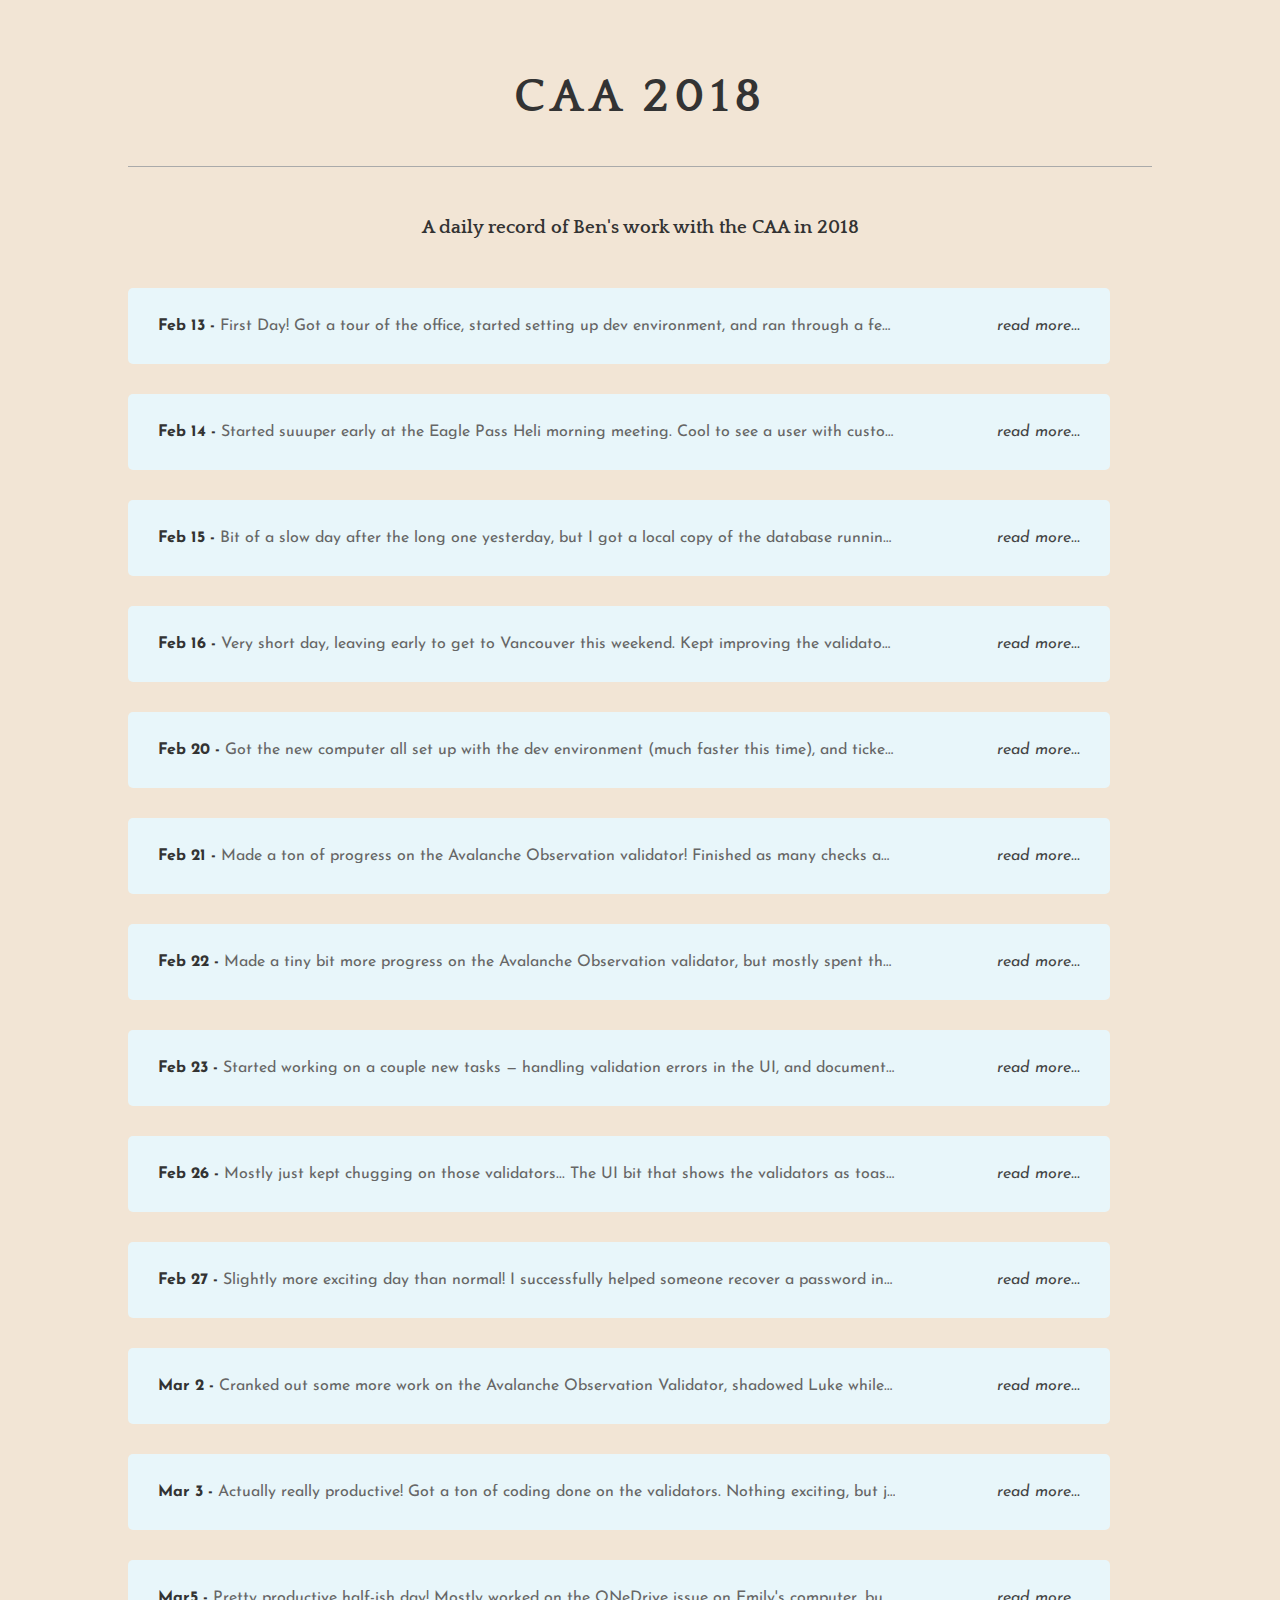
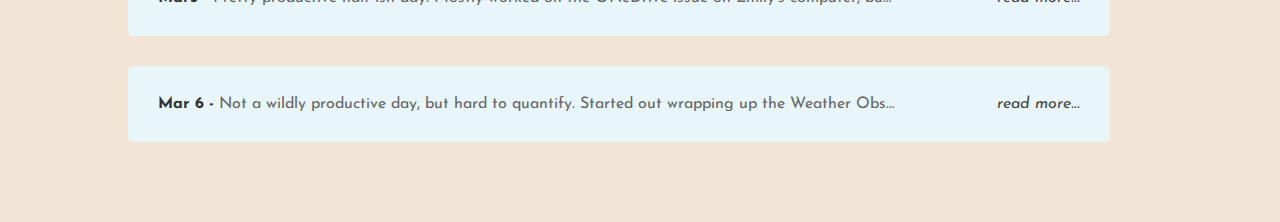
<file: work log/index.html>
<!DOCTYPE html>
<html>
    <head>
        <meta charset="UTF-8">
        <meta name="description" content="A blog-style web page with records of Ben's work at the CAA in 2018">
        <meta name="author" content="Ben Clark">
        <title>Ben's CAA Work Log</title>
        <link rel="stylesheet" href="style.css" />
        <link rel="icon" href="spinicon.png" />
        <link href='https://fonts.googleapis.com/css?family=Quattrocento|Josefin+Sans:400,700,400italic' rel='stylesheet' type='text/css' />
        <script src="https://ajax.googleapis.com/ajax/libs/jquery/1.12.0/jquery.min.js" type="text/javascript"></script>
        <script src="blog-script.js" type="text/javascript"></script>
    </head>
    <body>
        <h1>CAA 2018</h1>
        <h2>A daily record of Ben's work with the CAA in 2018</h2>
        
        <div id="content">
            <p class="entry" date="Feb 13">First Day! Got a tour of the office, started setting up dev environment, and ran through a few initial administrative things.</p>
            <p class="entry" date="Feb 14">Started suuuper early at the Eagle Pass Heli morning meeting. Cool to see a user with custom workflows, but also fascinating to see how much of their work is still offline. They were still reporting seasonal weather observations by hand with a chart on the wall, and most of their decisions were made offline just by breezing through the list of recent avalanches... Fascinating! I also finally got the dev environment up and running, but without a new-ish copy of the database! So that was cool.</p>
            <p class="entry" date="Feb 15">Bit of a slow day after the long one yesterday, but I got a local copy of the database running (bit of a Postgres nightmare), finished the cybersecurity training, and started on my first project &#8212; adding server side validation of inputted data.</p>
            <p class="entry" date="Feb 16">Very short day, leaving early to get to Vancouver this weekend. Kept improving the validators, and ported this little record-keeping website over from my old SPIN work.</p>
            
            <p class="entry" date="Feb 20">Got the new computer all set up with the dev environment (much faster this time), and ticked off some administrative tasks. Checked in on Audrey regarding some Office 365 help (all resolved), and scratched the surface of the Avalanche Observation Validator class.</p>
            <p class="entry" date="Feb 21">Made a ton of progress on the Avalanche Observation validator! Finished as many checks as I could find, then had a code review with look and found some more having to do with what values an input can take based on some enumerations found elsewhere in the code base.</p>
            <p class="entry" date="Feb 22">Made a tiny bit more progress on the Avalanche Observation validator, but mostly spent the day at the Revy Tech Summit presenting on behalf of the CAA :)</p>
            <p class="entry" date="Feb 23">Started working on a couple new tasks &#8212; handling validation errors in the UI, and documenting the submission of certain kinds of observations for CMH. Very buggy, slow, day, but I managed to stub out some solid progress right before leaving!</p>
            
            <p class="entry" date="Feb 26">Mostly just kept chugging on those validators... The UI bit that shows the validators as toasts is resolved, I think. So that's cool! And I'm probably 75% done with the Avalance Observation Validator.</p>
            <p class="entry" date="Feb 27">Slightly more exciting day than normal! I successfully helped someone recover a password in Outlook using my admin access, got all set up with a YM account, helped Kristin fix some quirky html-email problems, and then (finally) finished the Avalanche Observation Validator. Yay!</p>
            
            <p class="entry" date="Mar 2">Cranked out some more work on the Avalanche Observation Validator, shadowed Luke while he completed some of the ongoing monthly tasks, and had a good code review that indicated more work needs to be done on the validators :/ meh...</p>
            <p class="entry" date="Mar 3">Actually really productive! Got a ton of coding done on the validators. Nothing exciting, but just chugged through a lot of work that needed doing.</p>
            
            <p class="entry" date="Mar5">Pretty productive half-ish day! Mostly worked on the ONeDrive issue on Emily's computer, but also cranked out a little of the validator stuff... Solid, but short!</p>
            <p class="entry" date="Mar 6">Not a wildly productive day, but hard to quantify. Started out wrapping up the Weather Observation Validator (although I haven't gotten to test it yet), and then spent the rest of the day reading docs and exploring the Photo Overlay tool! I took a lot of notes on what I think about it, and read a little into its documentations, and also took a look at what it's doing in the web inspector... Lots of thoughts for the future!</p>
        </div>
        
        <div id="bottom-spacer"></div>
    </body>
</html>
</file>
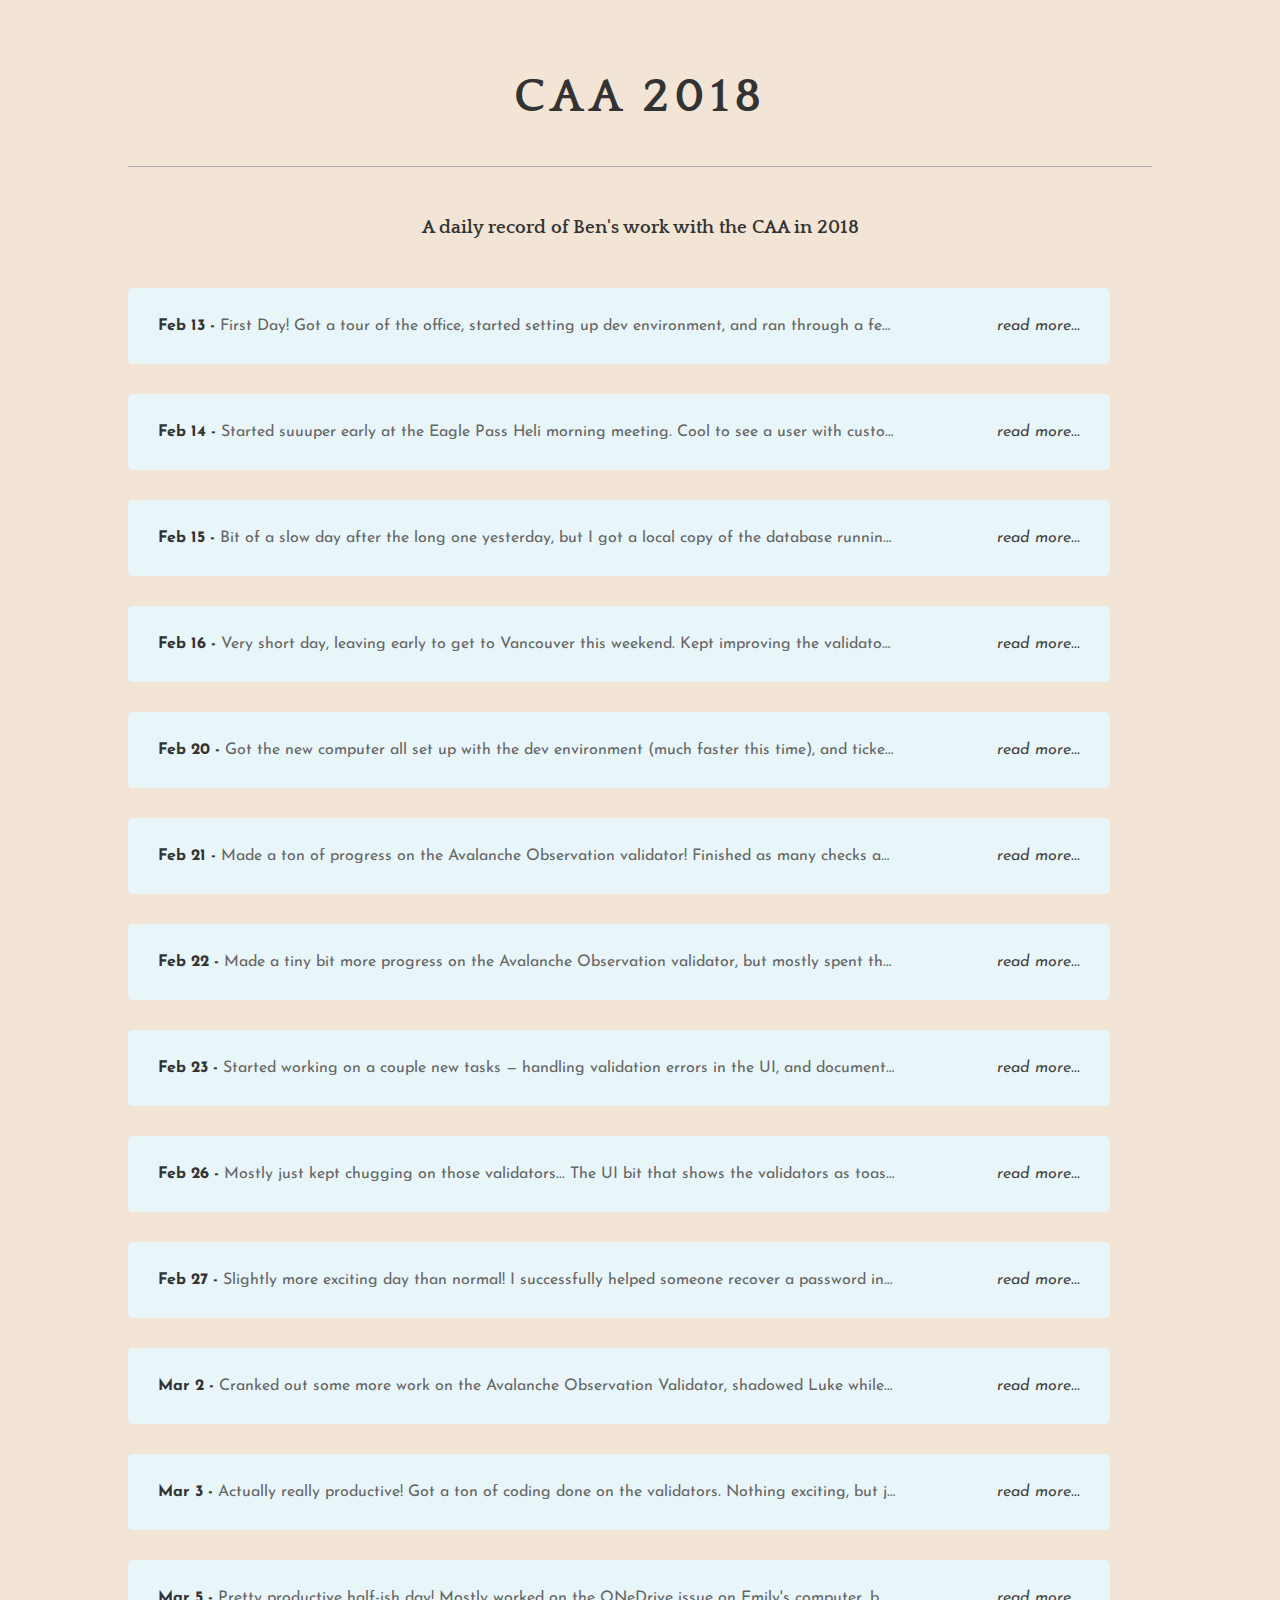
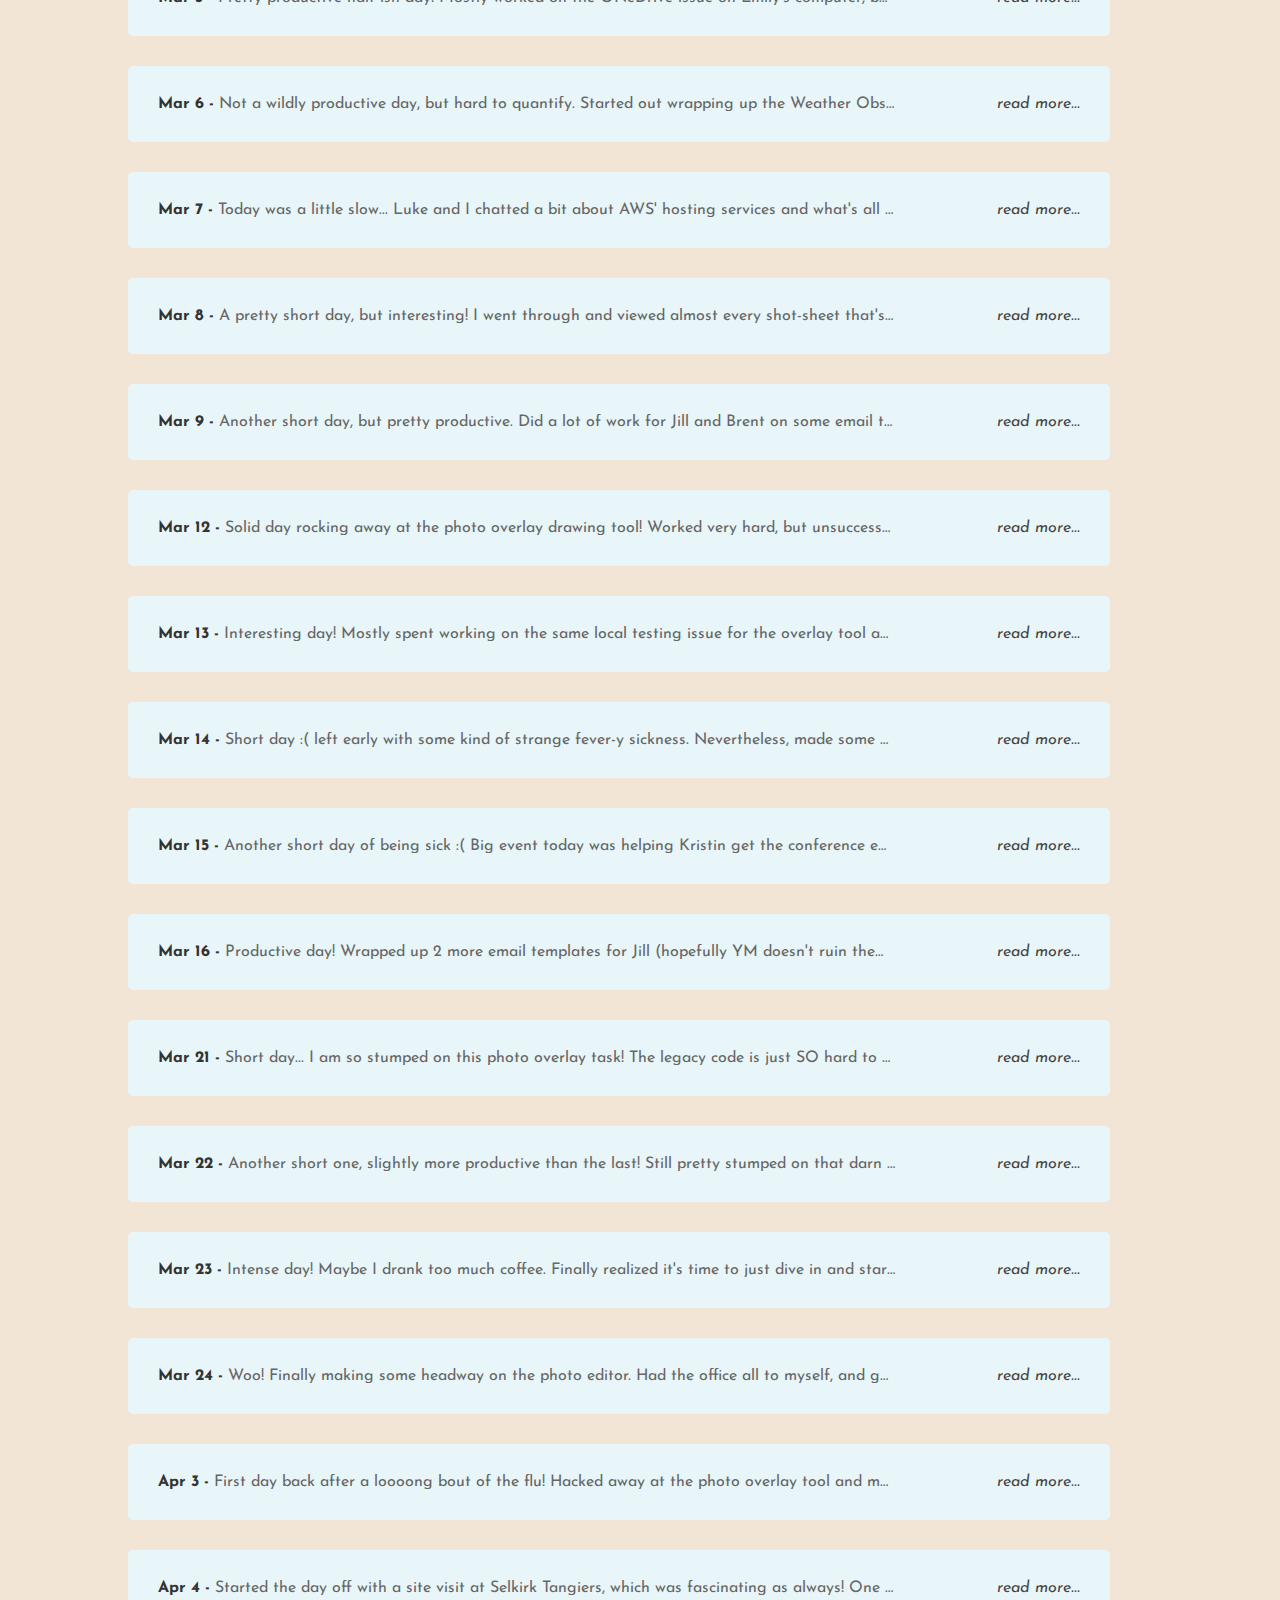
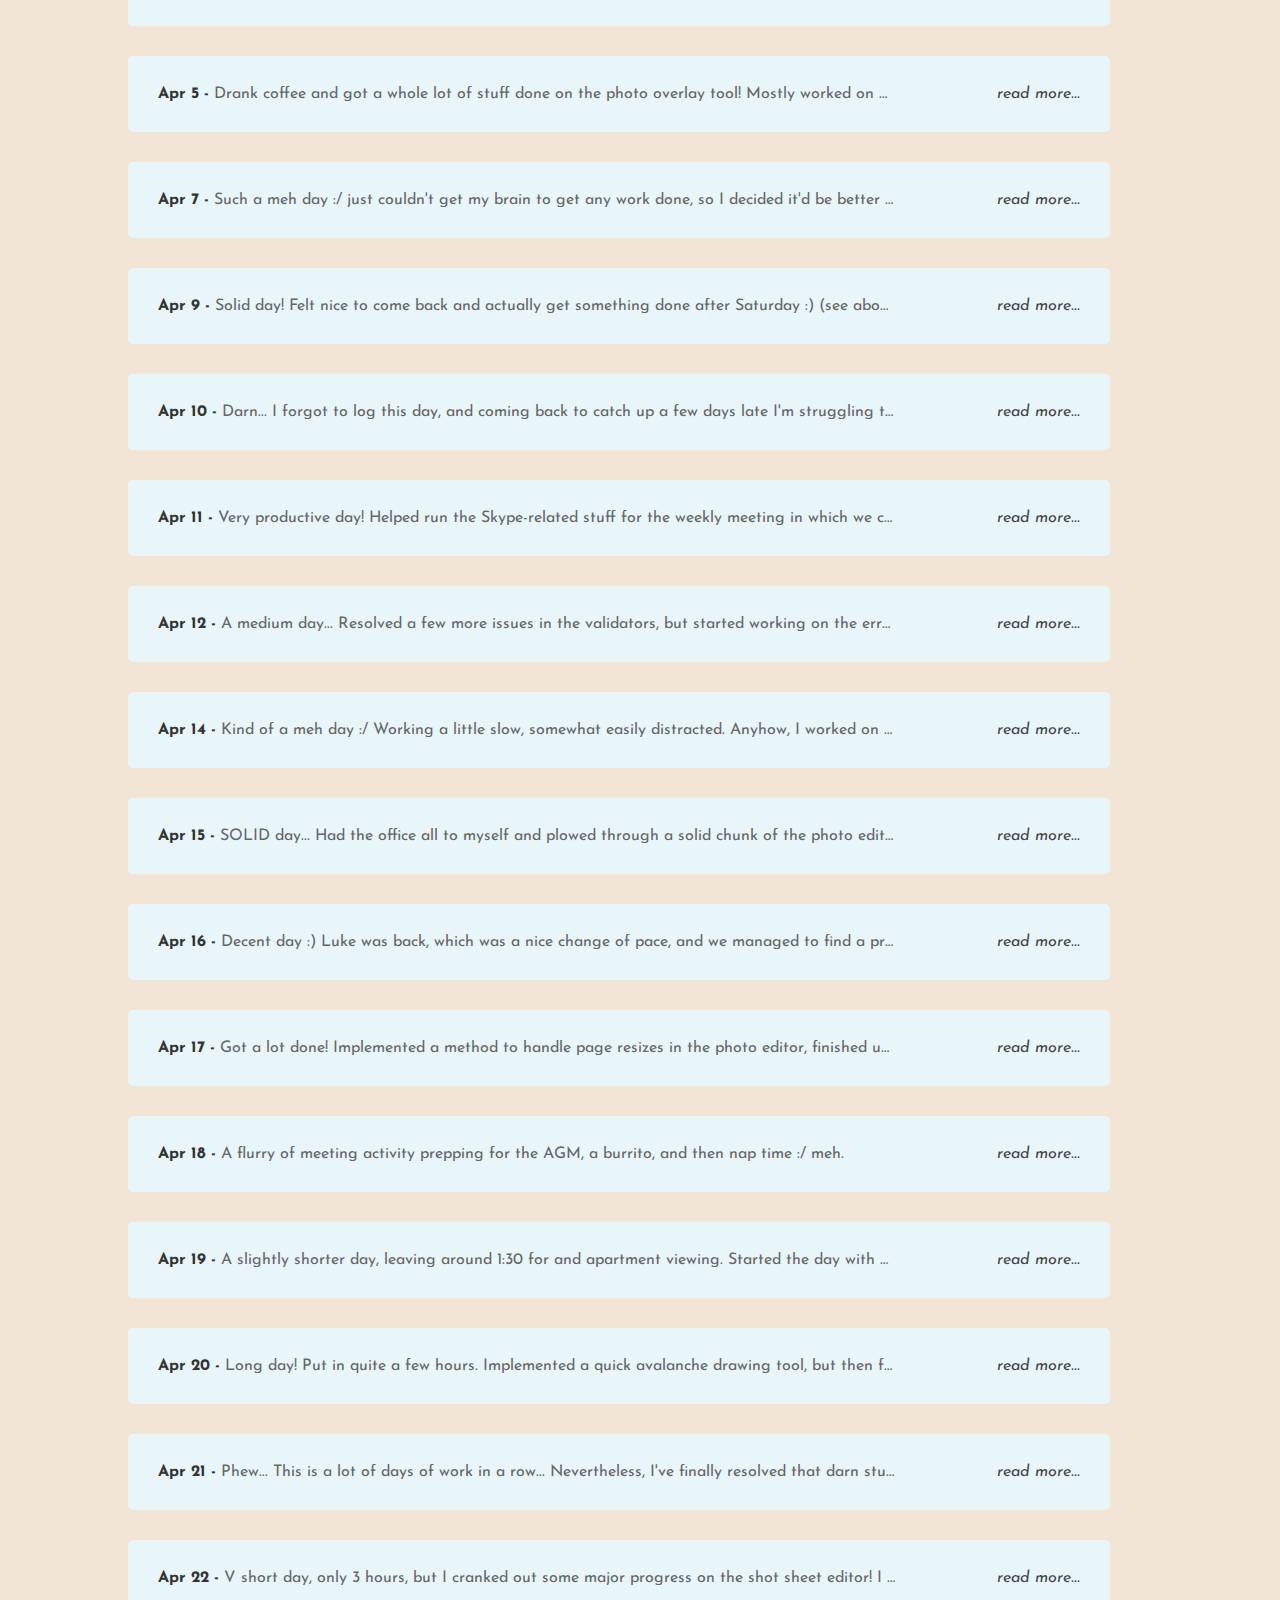
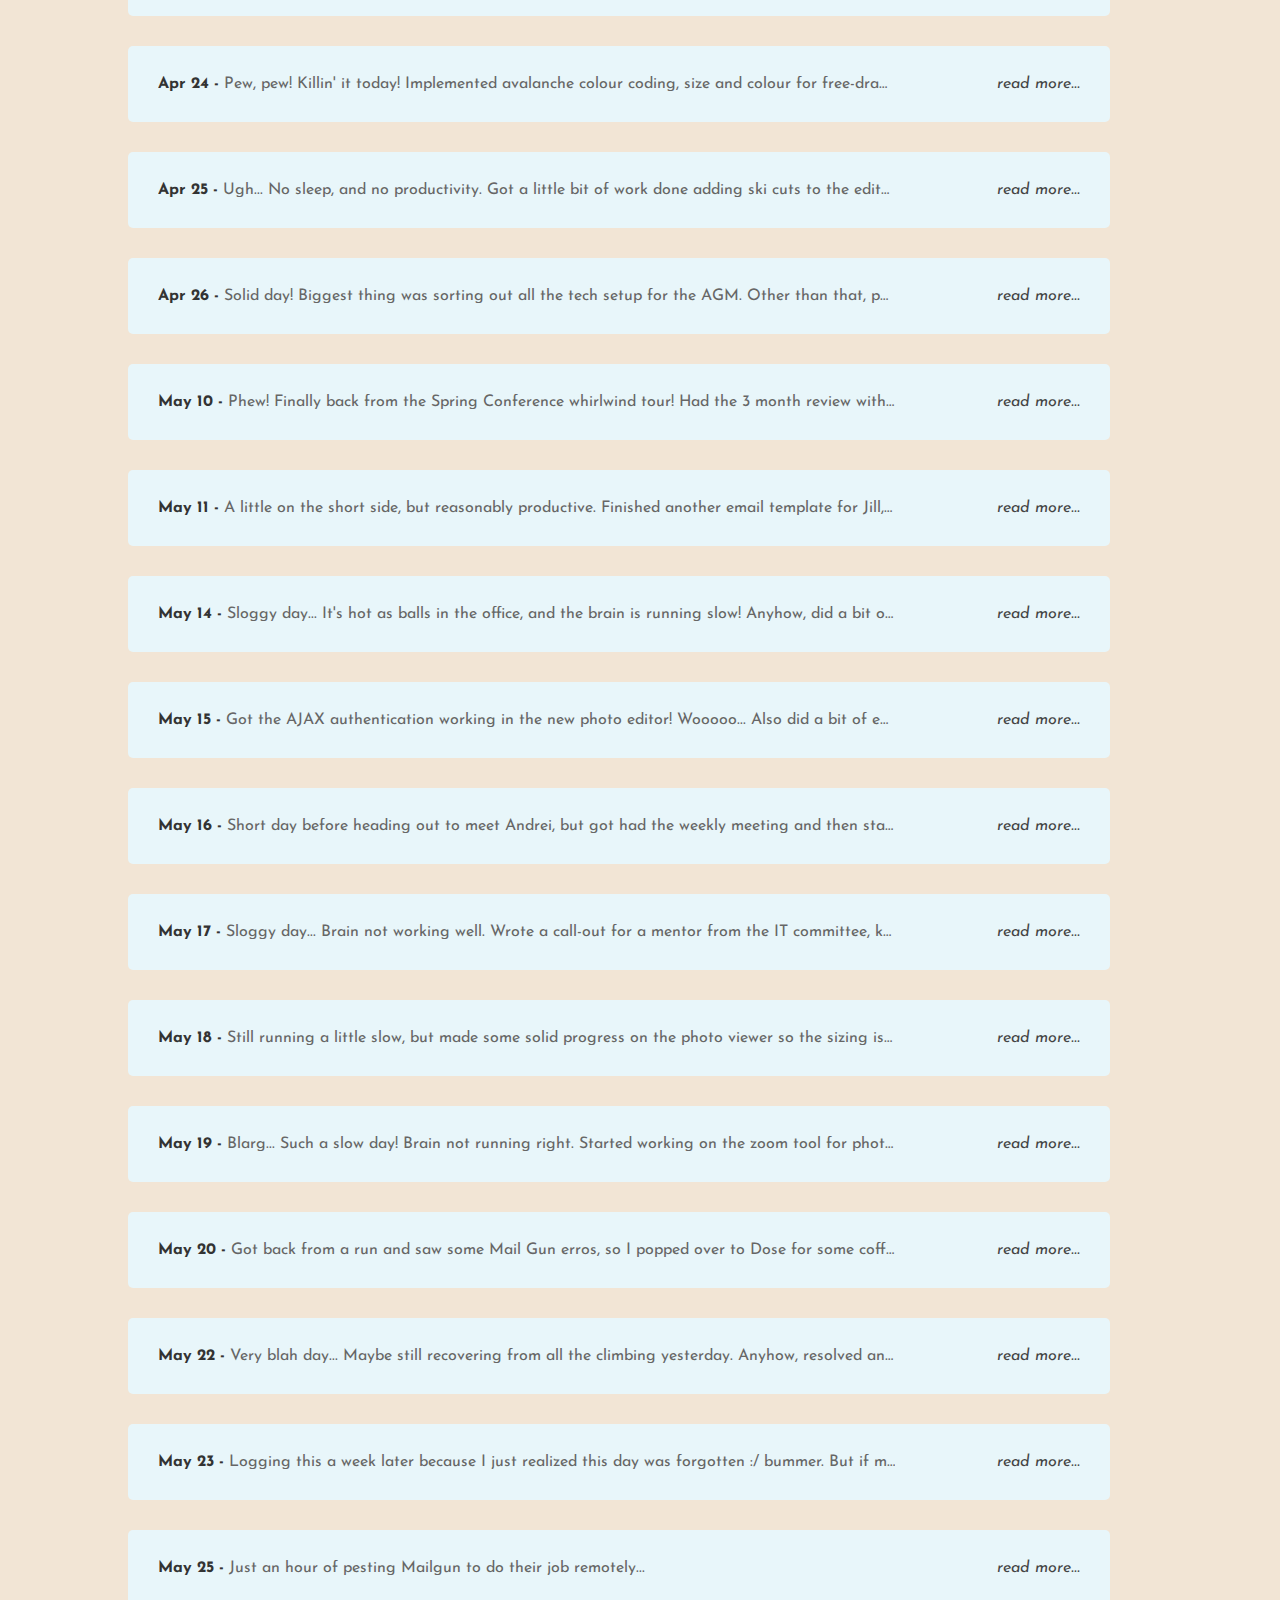
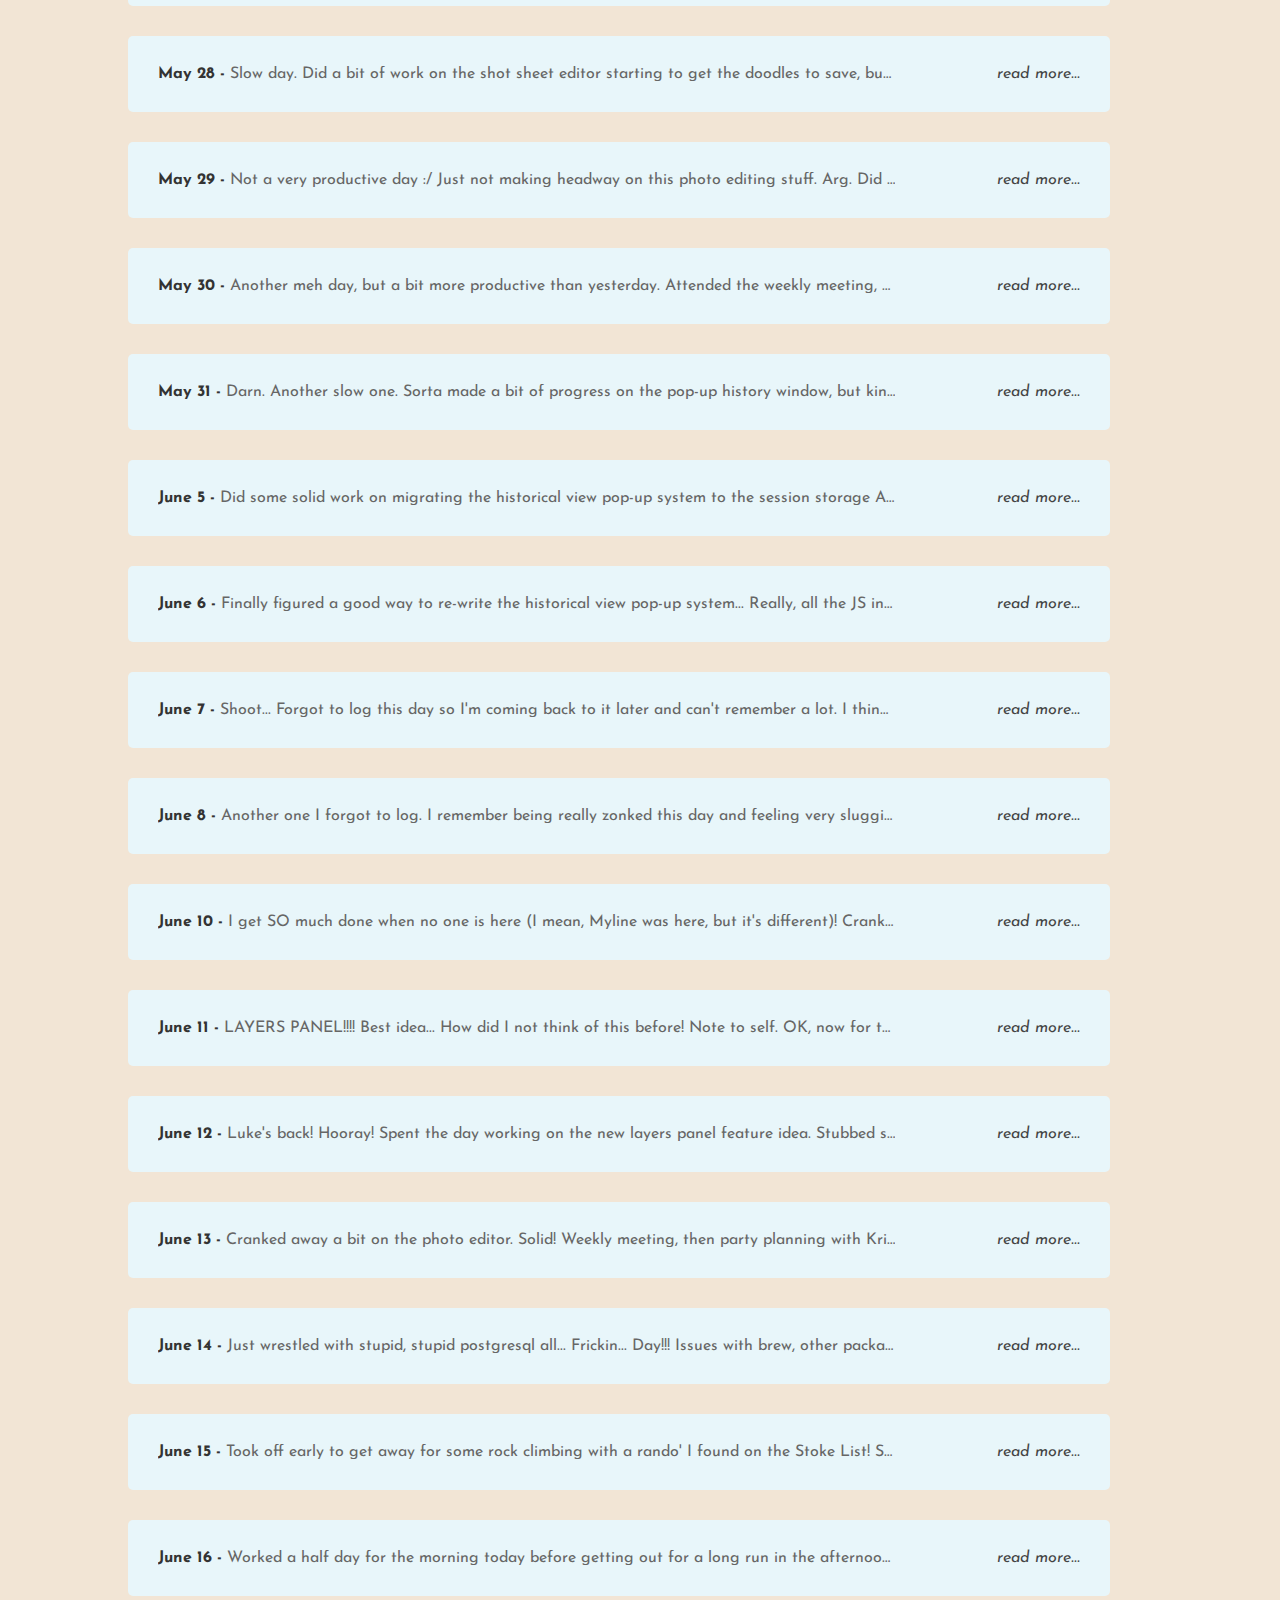
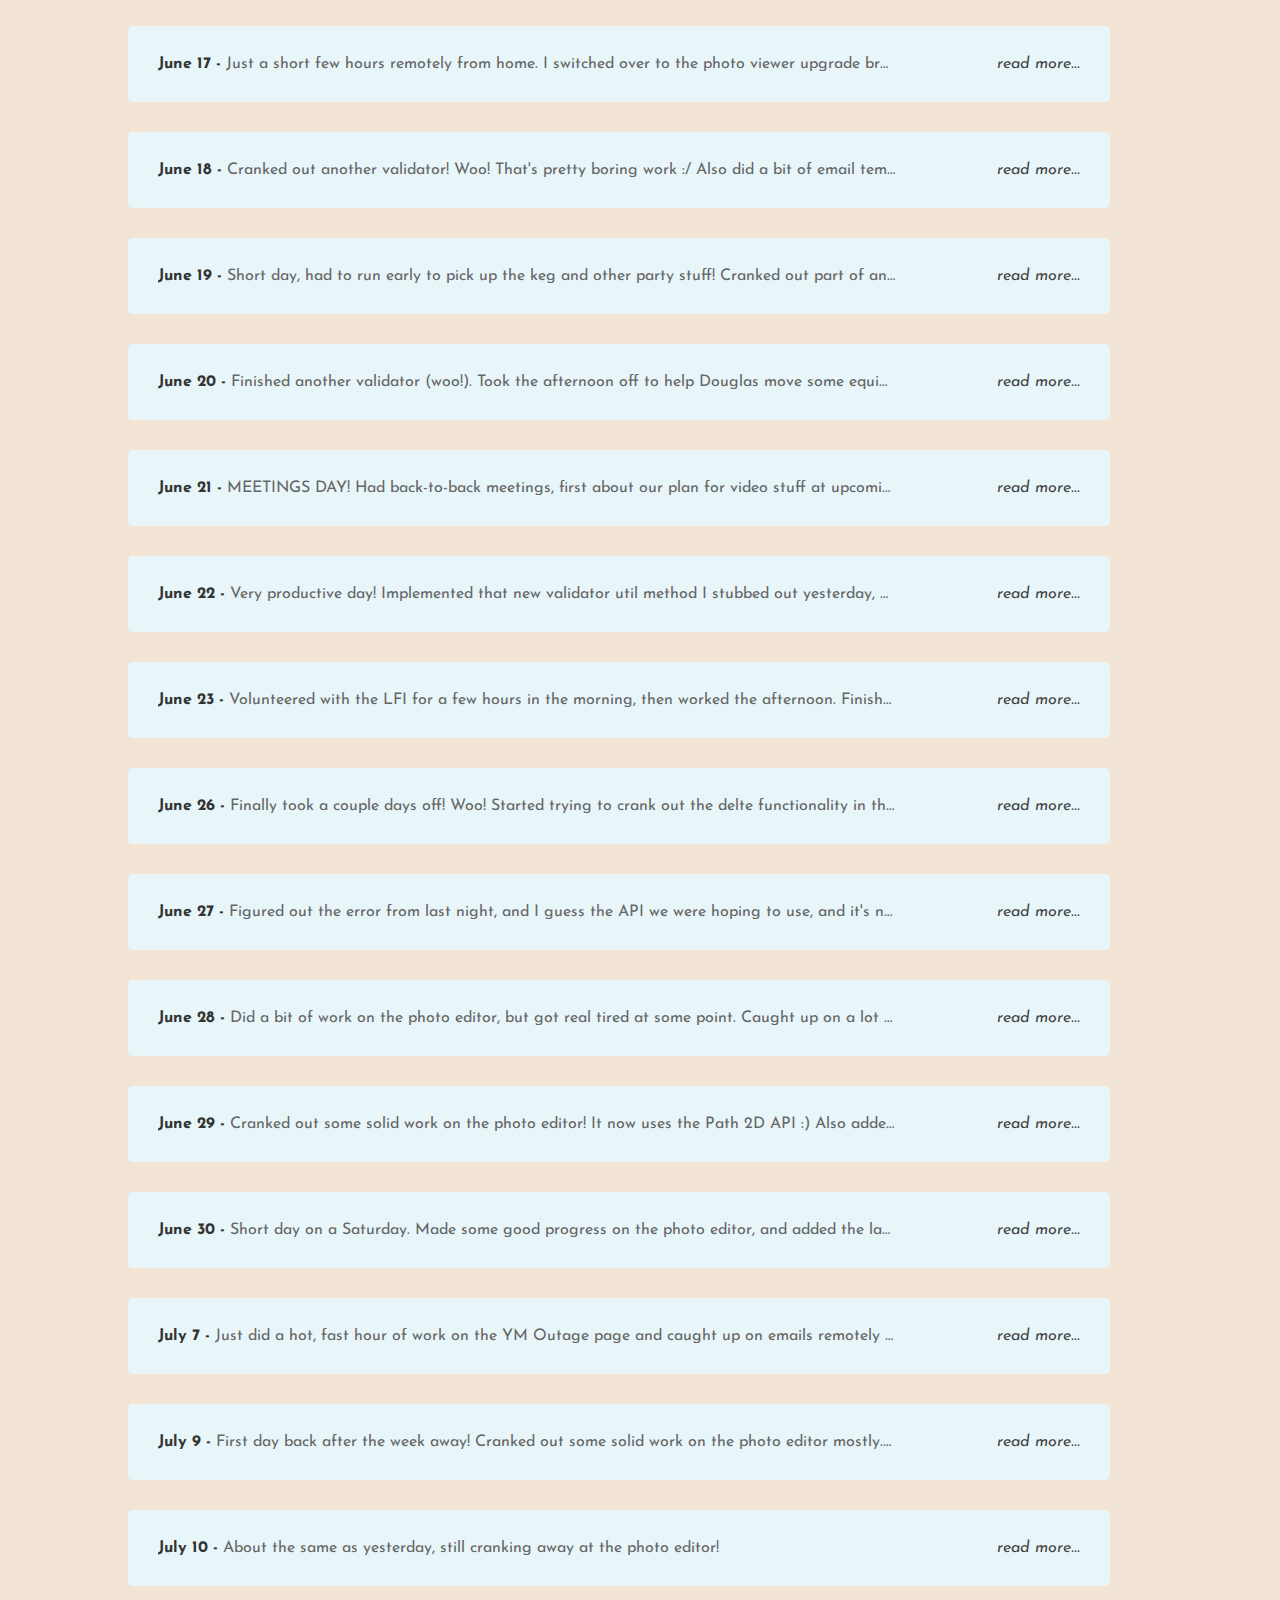
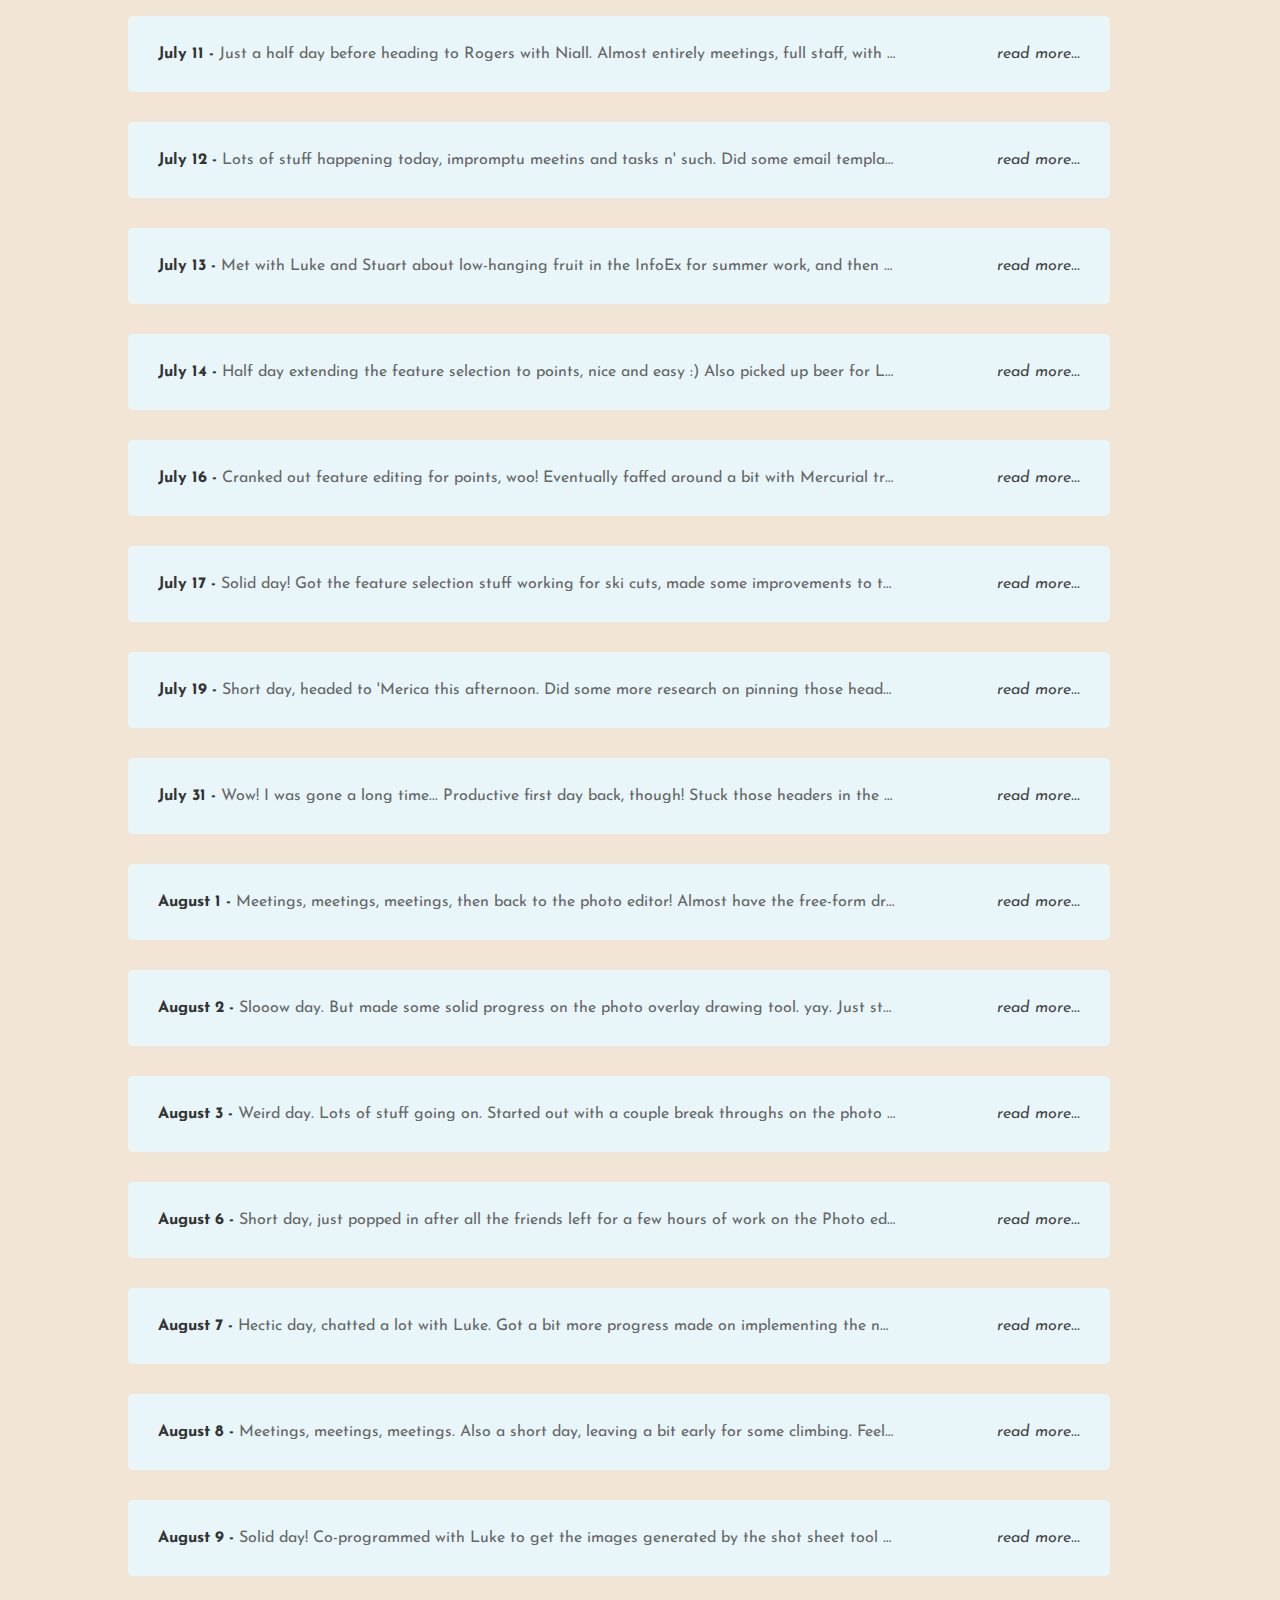
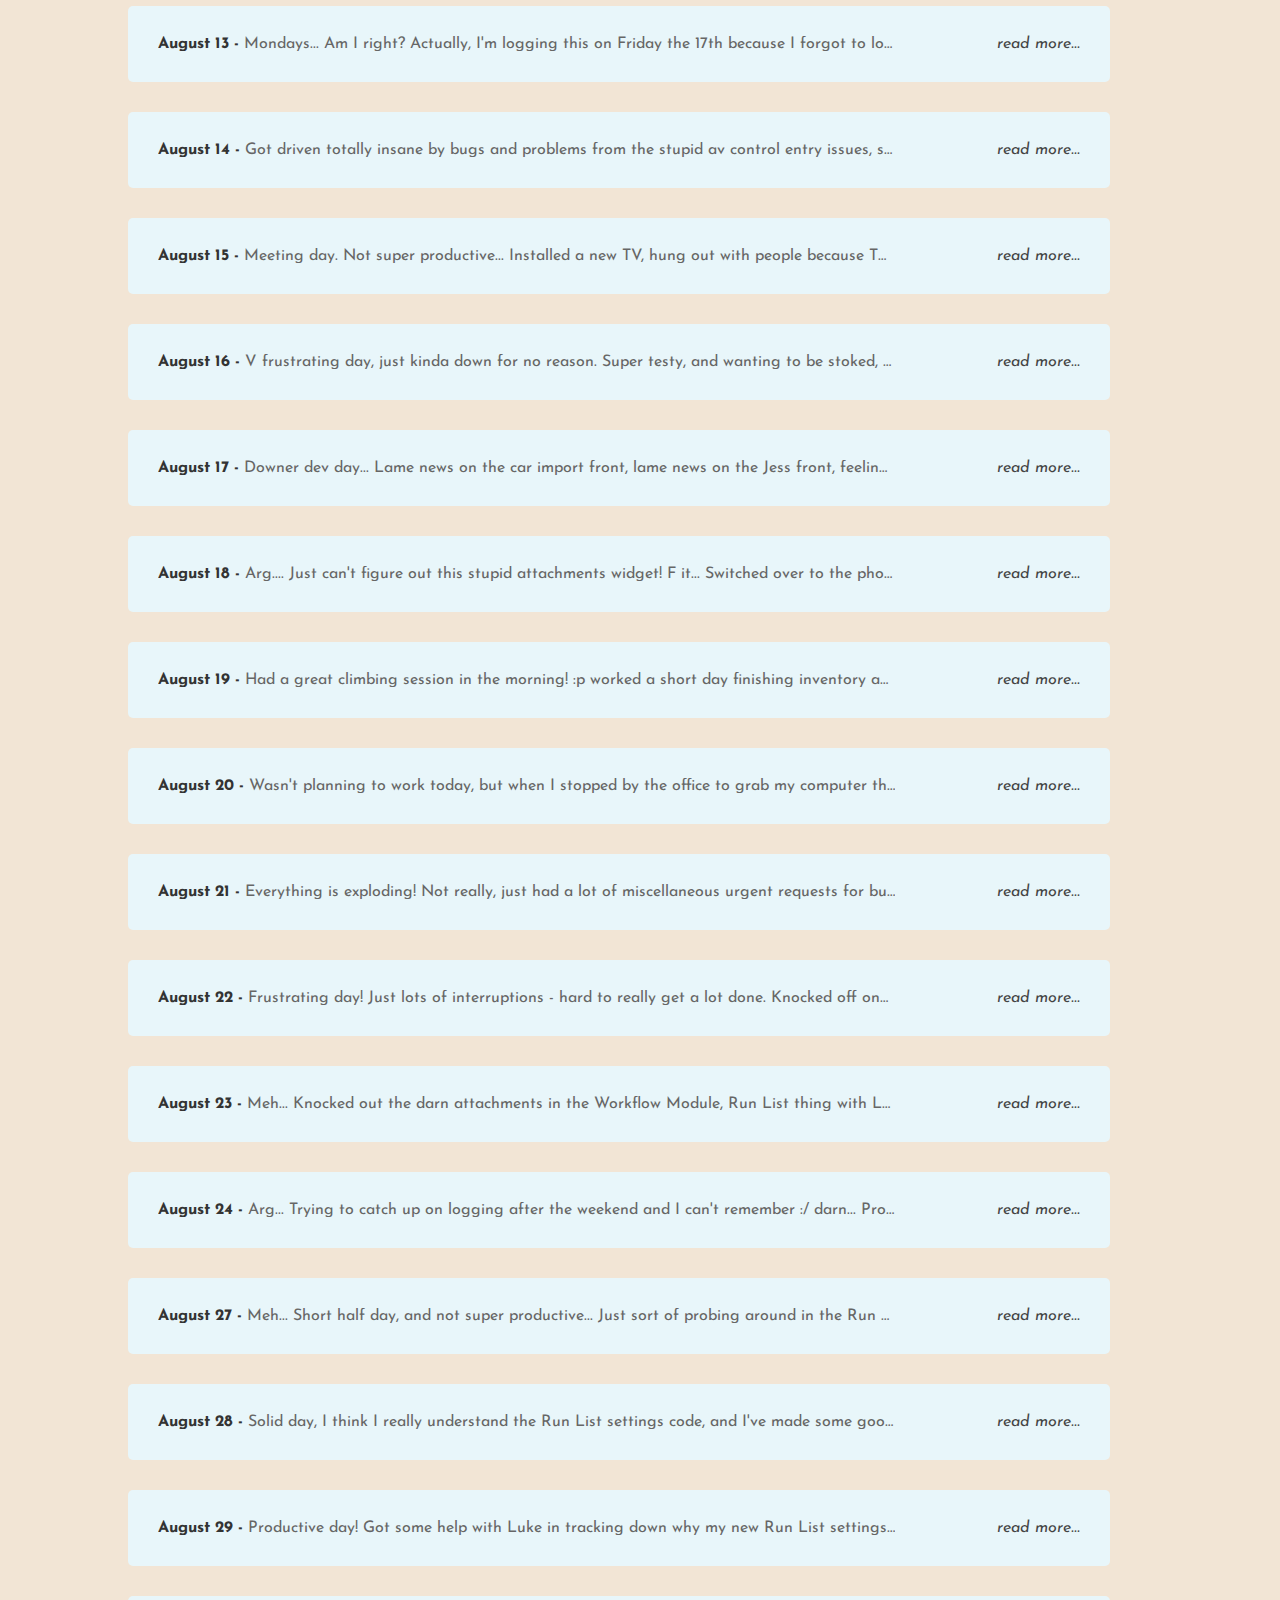
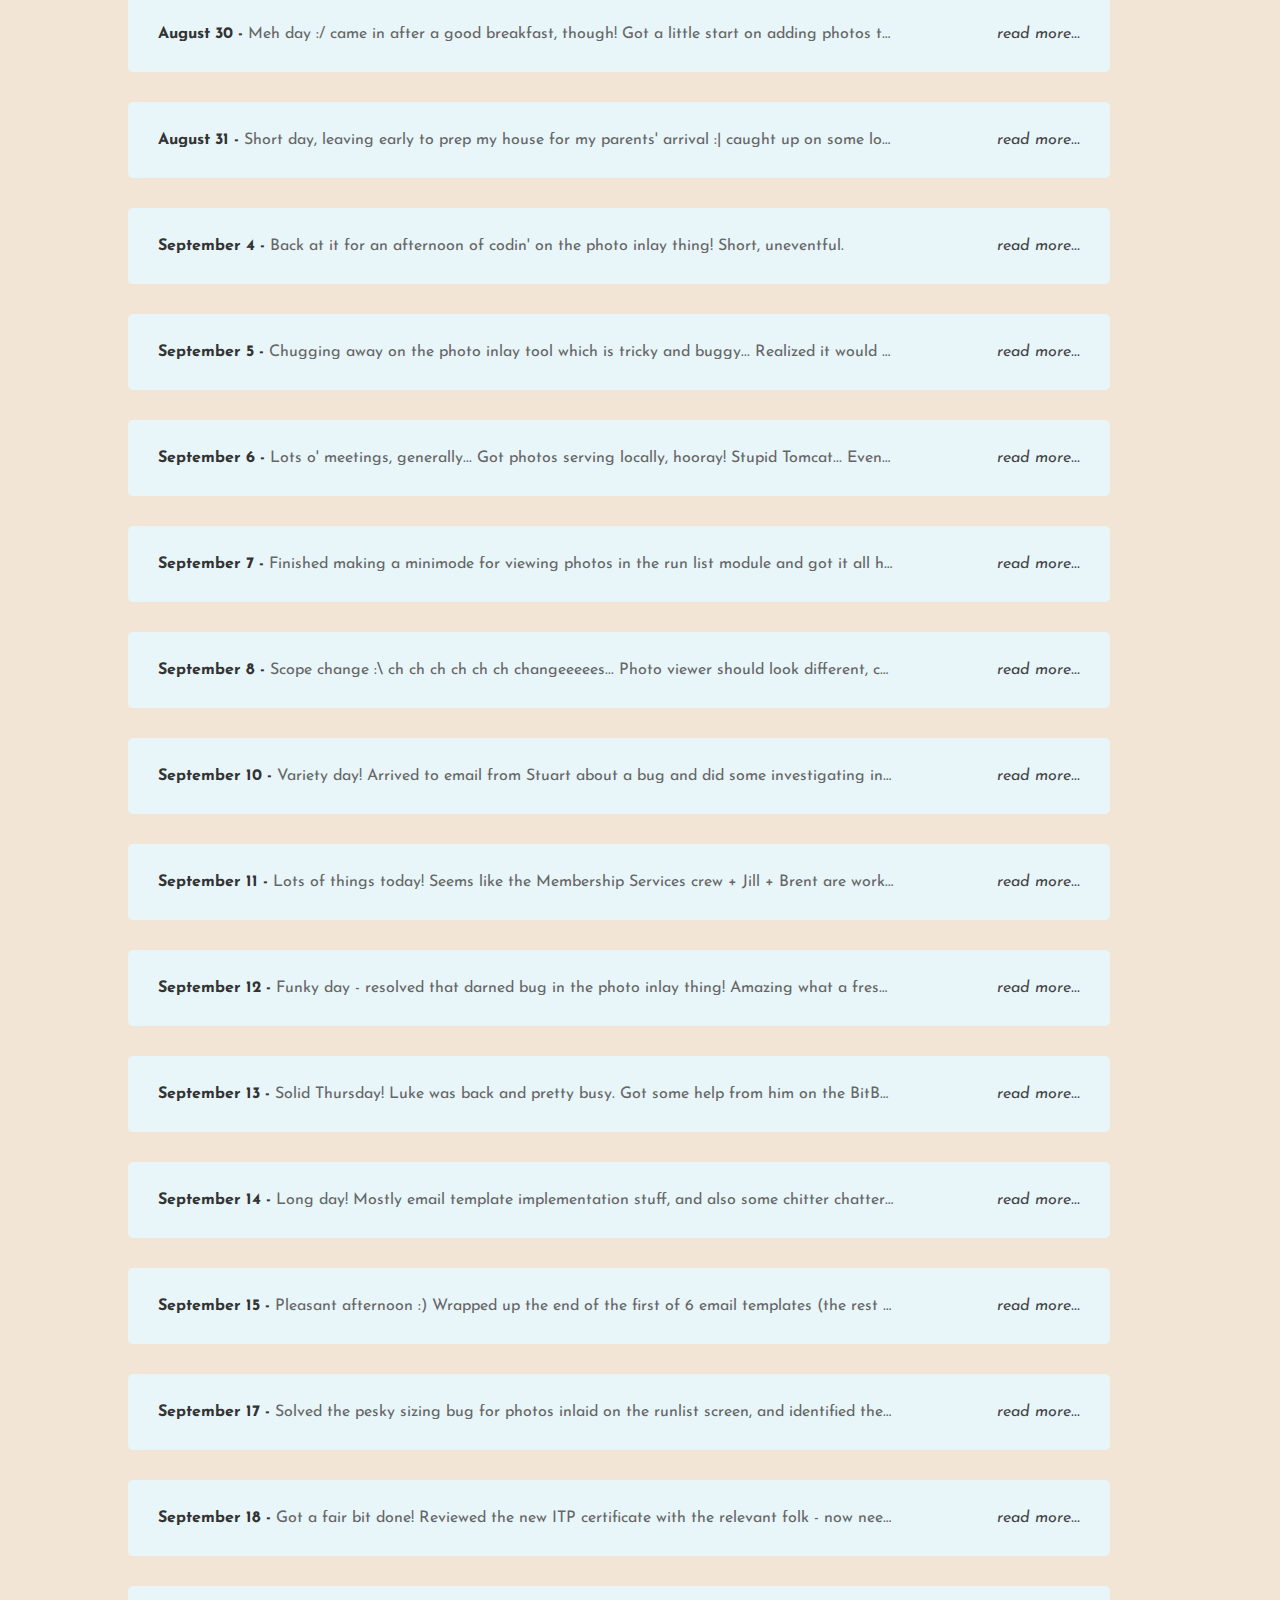
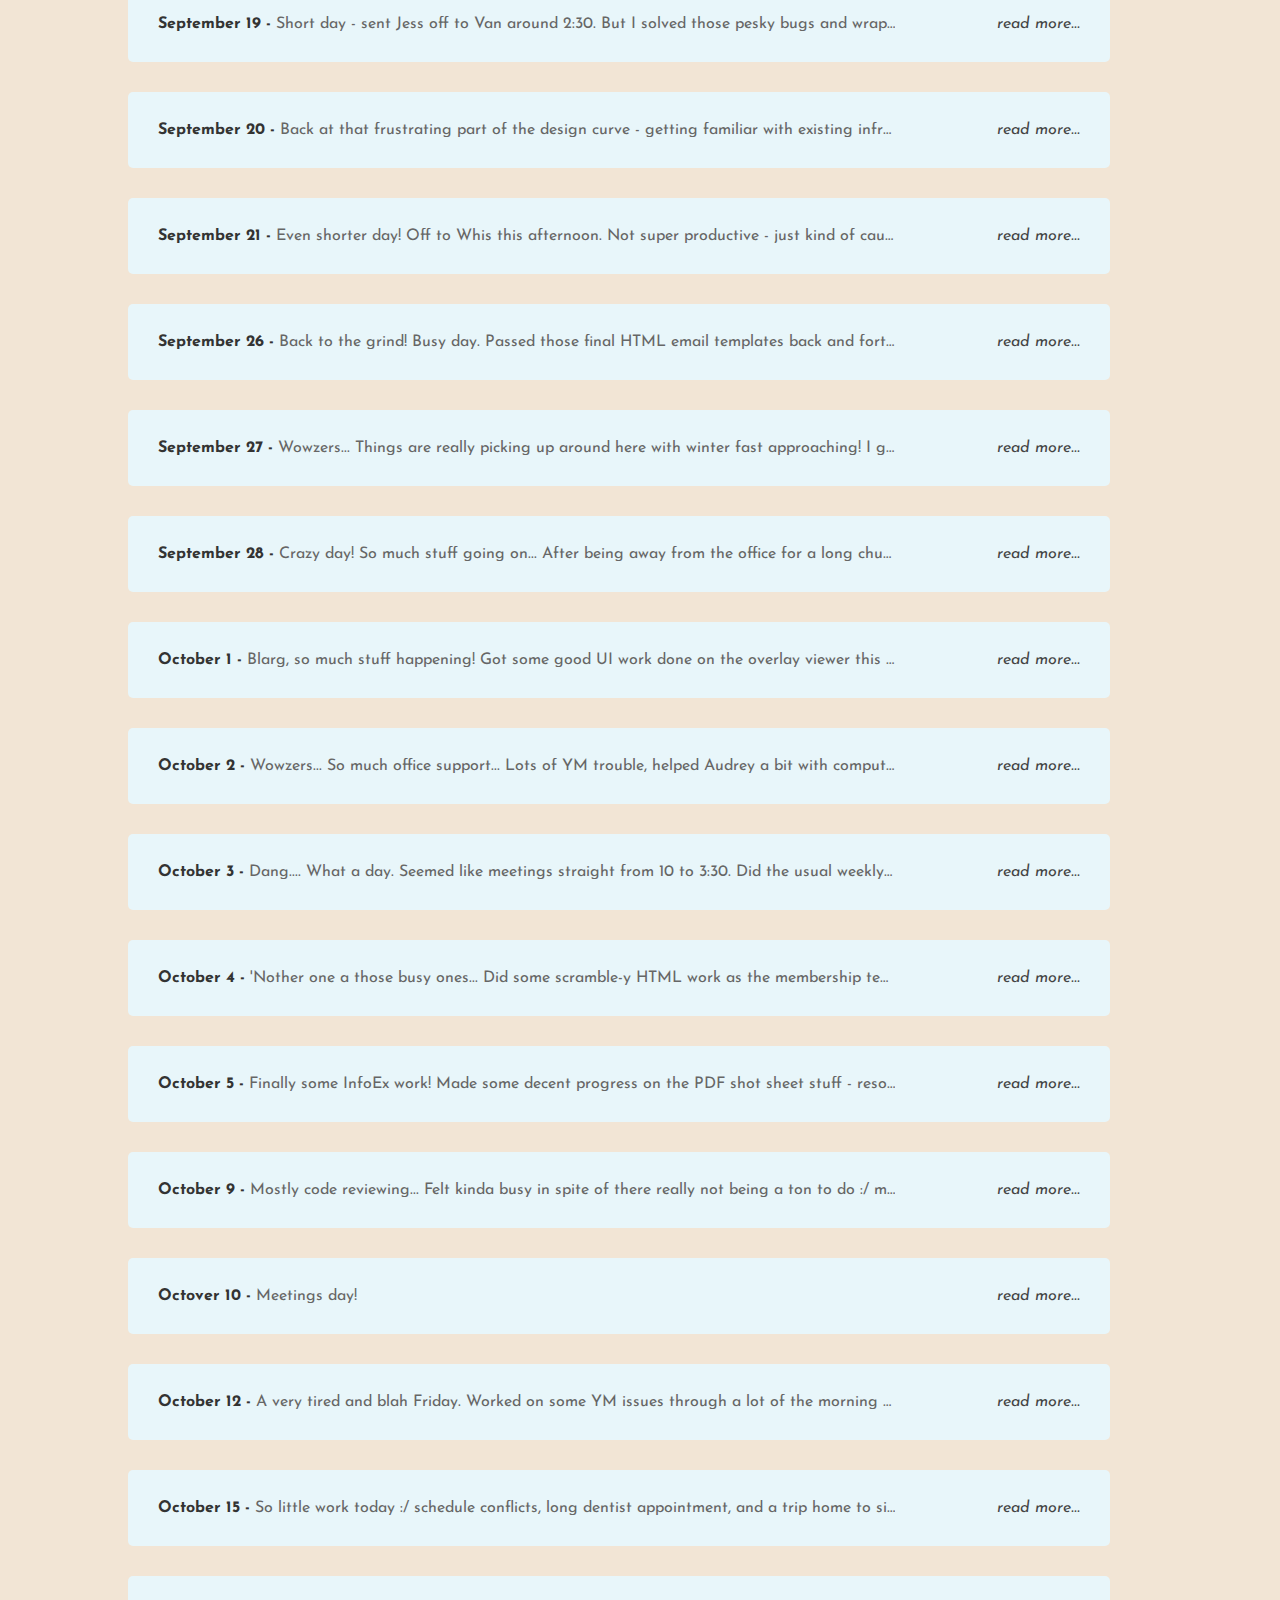
<file: work-log/index.html>
<!DOCTYPE html>
<html>
    <head>
        <meta charset="UTF-8">
        <meta name="description" content="A blog-style web page with records of Ben's work at the CAA in 2018">
        <meta name="author" content="Ben Clark">
        <title>Ben's CAA Work Log</title>
        <link rel="stylesheet" href="style.css" />
        <link rel="icon" href="spinicon.png" />
        <link href='https://fonts.googleapis.com/css?family=Quattrocento|Josefin+Sans:400,700,400italic' rel='stylesheet' type='text/css' />
        <script src="https://ajax.googleapis.com/ajax/libs/jquery/1.12.0/jquery.min.js" type="text/javascript"></script>
        <script src="blog-script.js" type="text/javascript"></script>
    </head>
    <body>
        <h1>CAA 2018</h1>
        <h2>A daily record of Ben's work with the CAA in 2018</h2>
        
        <div id="content">
            <p class="entry" date="Feb 13">First Day! Got a tour of the office, started setting up dev environment, and ran through a few initial administrative things.</p>
            <p class="entry" date="Feb 14">Started suuuper early at the Eagle Pass Heli morning meeting. Cool to see a user with custom workflows, but also fascinating to see how much of their work is still offline. They were still reporting seasonal weather observations by hand with a chart on the wall, and most of their decisions were made offline just by breezing through the list of recent avalanches... Fascinating! I also finally got the dev environment up and running, but without a new-ish copy of the database! So that was cool.</p>
            <p class="entry" date="Feb 15">Bit of a slow day after the long one yesterday, but I got a local copy of the database running (bit of a Postgres nightmare), finished the cybersecurity training, and started on my first project &#8212; adding server side validation of inputted data.</p>
            <p class="entry" date="Feb 16">Very short day, leaving early to get to Vancouver this weekend. Kept improving the validators, and ported this little record-keeping website over from my old SPIN work.</p>
            
            <p class="entry" date="Feb 20">Got the new computer all set up with the dev environment (much faster this time), and ticked off some administrative tasks. Checked in on Audrey regarding some Office 365 help (all resolved), and scratched the surface of the Avalanche Observation Validator class.</p>
            <p class="entry" date="Feb 21">Made a ton of progress on the Avalanche Observation validator! Finished as many checks as I could find, then had a code review with look and found some more having to do with what values an input can take based on some enumerations found elsewhere in the code base.</p>
            <p class="entry" date="Feb 22">Made a tiny bit more progress on the Avalanche Observation validator, but mostly spent the day at the Revy Tech Summit presenting on behalf of the CAA :)</p>
            <p class="entry" date="Feb 23">Started working on a couple new tasks &#8212; handling validation errors in the UI, and documenting the submission of certain kinds of observations for CMH. Very buggy, slow, day, but I managed to stub out some solid progress right before leaving!</p>
            
            <p class="entry" date="Feb 26">Mostly just kept chugging on those validators... The UI bit that shows the validators as toasts is resolved, I think. So that's cool! And I'm probably 75% done with the Avalance Observation Validator.</p>
            <p class="entry" date="Feb 27">Slightly more exciting day than normal! I successfully helped someone recover a password in Outlook using my admin access, got all set up with a YM account, helped Kristin fix some quirky html-email problems, and then (finally) finished the Avalanche Observation Validator. Yay!</p>
            
            <p class="entry" date="Mar 2">Cranked out some more work on the Avalanche Observation Validator, shadowed Luke while he completed some of the ongoing monthly tasks, and had a good code review that indicated more work needs to be done on the validators :/ meh...</p>
            <p class="entry" date="Mar 3">Actually really productive! Got a ton of coding done on the validators. Nothing exciting, but just chugged through a lot of work that needed doing.</p>
            
            <p class="entry" date="Mar 5">Pretty productive half-ish day! Mostly worked on the ONeDrive issue on Emily's computer, but also cranked out a little of the validator stuff... Solid, but short!</p>
            <p class="entry" date="Mar 6">Not a wildly productive day, but hard to quantify. Started out wrapping up the Weather Observation Validator (although I haven't gotten to test it yet), and then spent the rest of the day reading docs and exploring the Photo Overlay tool! I took a lot of notes on what I think about it, and read a little into its documentations, and also took a look at what it's doing in the web inspector... Lots of thoughts for the future!</p>
            <p class="entry" date="Mar 7">Today was a little slow... Luke and I chatted a bit about AWS' hosting services and what's all in there. I'm actually writing this note 3 days late becasue I just found out that I skipped my notes on this day, and I can't remember very well what I did :| Bummer....</p>
            <p class="entry" date="Mar 8">A pretty short day, but interesting! I went through and viewed almost every shot-sheet that's been submitted to InfoEx to see how people are currently using the photo overlay tool, and it's pretty fascinating. Took a lot of notes, and got some good ideas of what users are up to. Drew a few sketches for interface ideas, and called it a day at 2!</p>
            <p class="entry" date="Mar 9">Another short day, but pretty productive. Did a lot of work for Jill and Brent on some email templates that'll go out before the spring conference, and they seem pretty happy with the results. I also did a little searching into possible mockup tools for prototyping, but there's nothing good for free :/ Finally, I tracked down all the JS that's currently running the photo editor, so I've got some great leads on places to start hacking on Monday!</p>
            
            <p class="entry" date="Mar 12">Solid day rocking away at the photo overlay drawing tool! Worked very hard, but unsuccessfully to craft a way to test the drawing tool with local images (the images can't be returned as blobs from the server in the local environment). Also did some email template work for Jill et. al.</p>
            <p class="entry" date="Mar 13">Interesting day! Mostly spent working on the same local testing issue for the overlay tool and email template, but went out to RMR for a site visit in the afternoon! Collected some excellent observations by looking overy their shot sheets, which I think will make our final product much better. Not to mention, it's just so fascinating observing users... They do the darndest things!</p>
            <p class="entry" date="Mar 14">Short day :( left early with some kind of strange fever-y sickness. Nevertheless, made some progress on the photo overlay testing environment, and did quite a bit more email template work for Brent, Jill, Kristin, and Jill.</p>
            <p class="entry" date="Mar 15">Another short day of being sick :( Big event today was helping Kristin get the conference email invite sent out! I learned a lot about html emails and what css works or doesn't. The next release will be better!</p>
            <p class="entry" date="Mar 16">Productive day! Wrapped up 2 more email templates for Jill (hopefully YM doesn't ruin them), mostly finished a solution to the type checking errors that bubble up from the server during validation of observations, and got some good info to help me get started on documenting the hazard assesment and snowpack assesment workflow modules! Very solid!</p>
            
            <p class="entry" date="Mar 21">Short day... I am so stumped on this photo overlay task! The legacy code is just SO hard to read. It's almost like multiple versions were implemented, but only one is even used. It's like following the wiring in a booby-trapped house where half the wires don't actually connect to anything! Somewhat flustered, taking off early...</p>
            <p class="entry" date="Mar 22">Another short one, slightly more productive than the last! Still pretty stumped on that darn photo overlay code. I just can't seem to figure out how it's all working, and I'm very frustrated. Anyhow, I switched over to the validator-y stuff branch and tied that all up! Resolved a sneaky bug that I hadn't noticed before, and got a start on encrypting my hard drive which I've been putting off way too long.</p>
            <p class="entry" date="Mar 23">Intense day! Maybe I drank too much coffee. Finally realized it's time to just dive in and start creating some new files and classes to make this whole photo overlay editor work... Had a lot of little things pop up today, mostly with Emily and radios. Got a lot done, totally wired, kinda wish I could stay and work a little longer on the photo editor!</p>
            <p class="entry" date="Mar 24">Woo! Finally making some headway on the photo editor. Had the office all to myself, and got some very solid, serious programming cranked out. One of the most productive days I've had in weeks!</p>
            
            <p class="entry" date="Apr 3">First day back after a loooong bout of the flu! Hacked away at the photo overlay tool and made good progress. Go Ben.</p>
            <p class="entry" date="Apr 4">Started the day off with a site visit at Selkirk Tangiers, which was fascinating as always! One of the lead guides, Bob, spoke at leangth about how he doesn't really believe in the digital tools as he feels they get in the way of actually talking about the observations, and favour activities that work towards standardizing. S/T hates the bubbles! Other than that we had a staff meeting, and then I cranked out some more work on the photo overlay tool.</p>
            <p class="entry" date="Apr 5">Drank coffee and got a whole lot of stuff done on the photo overlay tool! Mostly worked on getting the zoom functionality running while keeping the whole "canvas-y" vibe. Also, Luke and I met briefly about the validators and reviewed a pull request resulting in a list of to-do's for early next week.</p>
            
            <p class="entry" date="Apr 7">Such a meh day :/ just couldn't get my brain to get any work done, so I decided it'd be better to save the CAA money and head home. Was in the office around 2 hours... Ugh.</p>
            
            <p class="entry" date="Apr 9">Solid day! Felt nice to come back and actually get something done after Saturday :) (see above). Today, I worked almost exclusively on resolving the comments attached to the pull request for all the validator stuff. Additionally, however, I chatted with Luke about possible solutions to the buggy photo editor, met with Kristin/Brent/Andrea about the upcoming spring conference, and started researching better solutions to the buggy photo overlay photo loading software. Long day!</p>
            <p class="entry" date="Apr 10">Darn... I forgot to log this day, and coming back to catch up a few days late I'm struggling to remember exactly what I was up to. I think, mostly implementing a new solution to the photoEditor tool using the "sessionStorage" API, as opposed to the "message" API.</p>
            <p class="entry" date="Apr 11">Very productive day! Helped run the Skype-related stuff for the weekly meeting in which we chatted about the upcoming conference. I then resolved some really pesky bugs in the existing photoEditor.html file that allowed me to finally hit the ground running and implement the "zoom" tool for the new editor as well as get the "canvas" element up and running! Ended the day with beers with Kristin and Brent.</p>
            <p class="entry" date="Apr 12">A medium day... Resolved a few more issues in the validators, but started working on the error handler for invalid types on the server and the brain just isn't having it.... Headed out early, will tackle fresh with coffee another day soon!</p>
            
            <p class="entry" date="Apr 14">Kind of a meh day :/ Working a little slow, somewhat easily distracted. Anyhow, I worked on the issue with the validators when an incorrect type is submitted, and I just can't find a good solution to this issue where the handler is in one class that needs to be extended, but some of the validators extend another class... Arg :/ Such a big Java problem.... Implemented a hacky solution and upgraded some front end code for displaying the errors, but ultimately not too happy with the solution...</p>
            <p class="entry" date="Apr 15">SOLID day... Had the office all to myself and plowed through a solid chunk of the photo editor which is shaping up nicesly :) Made some excellent progress on the point marking tool. Woo!</p>
            <p class="entry" date="Apr 16"> Decent day :) Luke was back, which was a nice change of pace, and we managed to find a pretty solid solution for the issue on Apr 14th with the Spring extension class blah blah blah... And I implemented point marking in the shot sheet editor, yay!</p>
            <p class="entry" date="Apr 17">Got a lot done! Implemented a method to handle page resizes in the photo editor, finished up those sneaky validators, met with Luke about some development procedures n' stuff, and did a bit of email template work for Jill. Got a bit of a late start after thinking of a new idea for this time tracking stuff I'm doing here...</p>
            <p class="entry" date="Apr 18">A flurry of meeting activity prepping for the AGM, a burrito, and then nap time :/ meh.</p>
            <p class="entry" date="Apr 19">A slightly shorter day, leaving around 1:30 for and apartment viewing. Started the day with a very uneventful online seminar about data security for non-profits that was waaaaay too basic :/ Also got the mouse interactions up and running in the shot sheet editor for avalanche drawing, though, so that's cool!</p>
            <p class="entry" date="Apr 20">Long day! Put in quite a few hours. Implemented a quick avalanche drawing tool, but then found a bug in the way that zoom offset was being calculated, so I spent a little too much time tracking that down :/ Met with Luke and Stuart, mostly chatted about the possibility of some charting tool changes, and eventually wrapped up the day with a last check on the validator pull request which should be all good to go now!</p>
            <p class="entry" date="Apr 21">Phew... This is a lot of days of work in a row... Nevertheless, I've finally resolved that darn stupid zoom offset bug in the shot sheet editor, implented a very simple avalanche drawing tool, and the first little sketchy bit of a "free-form draw" tool. Started early, leaving early. nice....</p>
            <p class="entry" date="Apr 22">V short day, only 3 hours, but I cranked out some major progress on the shot sheet editor! I love having the office all to myself!</p>
            
            <p class="entry" date="Apr 24">Pew, pew! Killin' it today! Implemented avalanche colour coding, size and colour for free-draw, a hacky undo feature, added a Pusheen-y easter egg, and stubbed out a labelling tool for points. Awesome! This editor is really coming together!</p>
            <p class="entry" date="Apr 25">Ugh... No sleep, and no productivity. Got a little bit of work done adding ski cuts to the editor, joined in on the weekly meeting, and left the office early. Meh...</p>
            <p class="entry" date="Apr 26">Solid day! Biggest thing was sorting out all the tech setup for the AGM. Other than that, polished up a few things in the shot sheet editor and implemented the ski cut feature, and got a rudimentary version of point labelling up and running. woo!</p>
            
            <p class="entry" date="May 10">Phew! Finally back from the Spring Conference whirlwind tour! Had the 3 month review with Luke today, did some template work for Jill, and started working on connecting up the shot sheet editor prototype to the original code. Not too bad!</p>
            <p class="entry" date="May 11">A little on the short side, but reasonably productive. Finished another email template for Jill, reviewed some future work with Luke that I'll try to tackle while he's away, and (with some help from Luke) got the photo editor pulling up real InfoEx photos locally!</p>
            
            <p class="entry" date="May 14">Sloggy day... It's hot as balls in the office, and the brain is running slow! Anyhow, did a bit of email template work and resolved an issue with the FS object not being created becuase the Network.js file is so long that its ready function was being appended after that of other scripts listed much later in the html file. Meh.</p>
            <p class="entry" date="May 15">Got the AJAX authentication working in the new photo editor! Wooooo... Also did a bit of email template work for Jill.</p>
            <p class="entry" date="May 16">Short day before heading out to meet Andrei, but got had the weekly meeting and then started doing a bit of work on the photo viewer, but there's a strange error coming up that I don't quite understand yet...</p>
            <p class="entry" date="May 17">Sloggy day... Brain not working well. Wrote a call-out for a mentor from the IT committee, kept hammering away at the photo viewing tool (with little success), chatted with Luke who's leaving soon, and went home a bit on the early side.</p>
            <p class="entry" date="May 18">Still running a little slow, but made some solid progress on the photo viewer so the sizing is optimized, and the thumbnails are more usable. Not too bad... It's real quiet in here...</p>
            <p class="entry" date="May 19">Blarg... Such a slow day! Brain not running right. Started working on the zoom tool for photo viewing, but it's just not going well. Many properties of the images just don't work as intended because of the way this window is hackily opened with no html... No serious progress.</p>
            <p class="entry" date="May 20">Got back from a run and saw some Mail Gun erros, so I popped over to Dose for some coffee and hopefully solutions! Submitted a trouble ticket per Luke's instructions, so hopefully that gets better. Started working on the photo viewer tool, and quickly realized that probably wasn't a great idea in a coffee shop where anyone can look over my shoulder... Meh, oh well. Later, at home, finished up the photo viewer. It's amazing what a change of space and some good coffee can do!</p>
            
            <p class="entry" date="May 22">Very blah day... Maybe still recovering from all the climbing yesterday. Anyhow, resolved an email about DNS stuff for caaml.org, caught up on email, made a pull request for the photo viewer work, and tried really hard ot get stuff done on the shot sheet editor but kinda floundered.</p>
            <p class="entry" date="May 23">Logging this a week later because I just realized this day was forgotten :/ bummer. But if memory serves I looked into some photo viewing for Stuart so he could respond ot a user inquiry, and set up things for the weekly meeting, helped Pam the printer lady do some work, and then I think I made a few hotfixes on the shot sheet editor based on conference feedback? hm...</p>
            
            <p class="entry" date="May 25">Just an hour of pesting Mailgun to do their job remotely...</p>
            
            <p class="entry" date="May 28">Slow day. Did a bit of work on the shot sheet editor starting to get the doodles to save, but realized there's some high-level thinking that needs to happen first about what reviewing those drawings will look like. Worked a little more on the ability to delete things from the shot sheets, but I'm getting a really weird but where functions 'don't exist' even though they totally do. Also tracked down some printer info because we need to re-open that trouble ticket, and did a bit more Mailgun pestering...</p>
            <p class="entry" date="May 29">Not a very productive day :/ Just not making headway on this photo editing stuff. Arg. Did some admin-esque work sorting Janis' Outlook account now that it's no longer needed, made a real quick email template for Jill, and... that's really about it.</p>
            <p class="entry" date="May 30">Another meh day, but a bit more productive than yesterday. Attended the weekly meeting, and switched over to working on the pop-up history window issue which I'd say is a little over half resolved. There's a bit of odd stuff happening, but it's coming along nicely and should be done soon!</p>
            <p class="entry" date="May 31">Darn. Another slow one. Sorta made a bit of progress on the pop-up history window, but kinda just stared at the screen a lot... There must be dirt or sunscreen in my eye because I just can't keep it open, and that doesn't really help :/ Also had a quick chat with Kat about making some edits on the website, tried a bit of Audrey's tomato jam, and helped Andrea fix some titles in our YouTube videos from the recent conference. Not bad for a half day!</p>
            
            <p class="entry" date="June 5">Did some solid work on migrating the historical view pop-up system to the session storage API, but also helped update some errors in our private YouTube channel with a new video from Doug, consulted to Audrey about HTML emails in the "Events" part of YM, and also helped our renters figure out what's up with their internet and why it doesn't seem to work that well. Lots of interesting, little hurdles today!</p>
            <p class="entry" date="June 6">Finally figured a good way to re-write the historical view pop-up system... Really, all the JS in the report-window.html file should be in the report-window.js to ensure it all happens in the right order. Will adjust accordingly tomorrow! Also spent some time helping Susan with her excel spreadsheet for the CARROT meeting, fielded some questions from Scott Wickson over the phone, attended the weekly meeting, and consulted to Andrea about some email things (info@avass.ca).</p>
            <p class="entry" date="June 7">Shoot... Forgot to log this day so I'm coming back to it later and can't remember a lot. I think I kept working on the historical pop-up view... mm... darn. I have to log these things day-of!</p>
            <p class="entry" date="June 8">Another one I forgot to log. I remember being really zonked this day and feeling very sluggish and unproductive. I left early, it looks like, in my hours log.</p>
            
            <p class="entry" date="June 10">I get SO much done when no one is here (I mean, Myline was here, but it's different)! Cranked out some real solid work on the historical pop-up view, and left when I hit a road block. All the data timing is working now, but I've learned that JS can't modify elements on a "child window", so I'll need to do some brainstorming to finish this thang, which should be easier when Luke is back...</p>
            <p class="entry" date="June 11">LAYERS PANEL!!!! Best idea... How did I not think of this before! Note to self. OK, now for the log... Started switchiing over to work on the SWAG validations after putting the historical-view pop-up on hold, but have had nothing but problems. Database columns are missing, Hibernate and Beans are throwing exceptions, they're showing up as toasts but not in the console... OOof. Also warded off some potential cyber-security threats in the form of fake emails sent to Kristin and Joe and resurrected my lost Outlook calendar (finally!!!).</p>
            <p class="entry" date="June 12">Luke's back! Hooray! Spent the day working on the new layers panel feature idea. Stubbed some new classes and got the bare bones of a few UI elements up and running. Also had the party-planning committee meeting! That was cool! :D</p>
            <p class="entry" date="June 13">Cranked away a bit on the photo editor. Solid! Weekly meeting, then party planning with Kristin. Birthday of Fernand Gonder is a go! Got Luke all caught up on the things, and updates! Re-writting scripts to support the switch to sessionStorage is a go, using 'hitRegion' API for the layers stuff, and maybe the newest version of Posgresql is the issue in running the global branch. Leaving at the end of the day with postgresql not working :/ ARG! BREW!!!</p>
            <p class="entry" date="June 14">Just wrestled with stupid, stupid postgresql all... Frickin... Day!!! Issues with brew, other package management software, etc. Eventually installed the stupid Postgres app and then hacked the last bits together. Kept getting hung up by forgetting to shut off the server before re-installing, and forgetting semi-colons at the end of PSQL commands... Meh, screw it. It's working now.</p>
            <p class="entry" date="June 15">Took off early to get away for some rock climbing with a rando' I found on the Stoke List! Spent the morning resolving the last couple Postgres issues, and got crackin' on the SWAG weather observation validator. Short and sweet!</p>
            <p class="entry" date="June 16">Worked a half day for the morning today before getting out for a long run in the afternoon. Just wrapped up the SWAG weather observation validator and did some top-secret party planning stuff! Pretty relaxed.</p>
            <p class="entry" date="June 17">Just a short few hours remotely from home. I switched over to the photo viewer upgrade branch to test what heppens when the thumbnails extend beyond the width of the window and improved the behaviour so they stack visibly on the screen. All this after resolving yet another postgres nightmare that occurred when I switched branches. Something about a role for Pascal that hasn't been created... Anyhow it's working again.</p>
            <p class="entry" date="June 18">Cranked out another validator! Woo! That's pretty boring work :/ Also did a bit of email template work for Jill, and some absolutely top-secret party planning stuff! (don't tell anyone...).</p>
            <p class="entry" date="June 19">Short day, had to run early to pick up the keg and other party stuff! Cranked out part of another validator, though. Solid enough.</p>
            <p class="entry" date="June 20">Finished another validator (woo!). Took the afternoon off to help Douglas move some equipment at Lower Mulvehill, then worked a couple hours from home in the evening debugging some validator stuff.</p>
            <p class="entry" date="June 21">MEETINGS DAY! Had back-to-back meetings, first about our plan for video stuff at upcoming CPD's and AGM's, second about what we're going to do when YM shits the bed again (happens so darn often...). Afterwards, consulted with Luke about how to resolve that sneaky validator bug, and he had some great ideas! Stubbed a solution, and left early for an afternoon of rock climbing.</p>
            <p class="entry" date="June 22">Very productive day! Implemented that new validator util method I stubbed out yesterday, and got about half-way finished with refactoring all the constants checks to utilize either the old or new util method as appropriate. Luke and I worked together for a few hours in the afternoon to hack together a solution to the report-hitory window pop-up thing and it's running! I don't know if I'm crazy about the idea of having functions as properties of an inline script in an HTML document, but it works so I'm satisfied!</p>
            <p class="entry" date="June 23">Volunteered with the LFI for a few hours in the morning, then worked the afternoon. Finished up with the validators (all are working now on the global branch), and went through the (now somewhat cumbersome) process of switching branches in hopes of potentially finishing the photo overlay drawing tool once and for all!</p>
            
            <p class="entry" date="June 26">Finally took a couple days off! Woo! Started trying to crank out the delte functionality in the shot sheet editor, and hit some blocks. Started implementing a solution, but getting a weird error... Calling it for today.</p>
            <p class="entry" date="June 27">Figured out the error from last night, and I guess the API we were hoping to use, and it's not actually supported in Chrome - it's in some sort of experimental state :/ Started reseraching the Path2D API as yet another workaround, but it's showing issues with transforming during zoom... We'll see what we can do!</p>
            <p class="entry" date="June 28">Did a bit of work on the photo editor, but got real tired at some point. Caught up on a lot of miscellaneous tasks that had piled up &mdash; schedule stuff, buttons for Kat, and designed a YM Emergency outage page.</p>
            <p class="entry" date="June 29">Cranked out some solid work on the photo editor! It now uses the Path 2D API :) Also added a bunch of contact info to the YM Emergency page. woo.</p>
            <p class="entry" date="June 30">Short day on a Saturday. Made some good progress on the photo editor, and added the last few contacts to the YM Emergency page</p>
            
            <p class="entry" date="July 7">Just did a hot, fast hour of work on the YM Outage page and caught up on emails remotely from Wisconsin.</p>
            <p class="entry" date="July 9">First day back after the week away! Cranked out some solid work on the photo editor mostly. Getting the feature selection runnning for avalanches.</p>
            <p class="entry" date="July 10">About the same as yesterday, still cranking away at the photo editor!</p>
            <p class="entry" date="July 11">Just a half day before heading to Rogers with Niall. Almost entirely meetings, full staff, with Luke, and also a scrum with the whole InfoEx team.</p>
            <p class="entry" date="July 12">Lots of stuff happening today, impromptu meetins and tasks n' such. Did some email template work for Jill, edited our VCS procedures document, and worked on feature selection for avalanches. Pretty meh...</p>
            <p class="entry" date="July 13">Met with Luke and Stuart about low-hanging fruit in the InfoEx for summer work, and then resolved the lil' cursor bug in the feature selection for Avalanches. Eventually cracked a couple beers with Luke and Brent :) Solid.</p>
            <p class="entry" date="July 14">Half day extending the feature selection to points, nice and easy :) Also picked up beer for Luke.</p>
            
            <p class="entry" date="July 16">Cranked out feature editing for points, woo! Eventually faffed around a bit with Mercurial trying to fix the darn commit :/ blegh. Wrapped up with a tiny bit of email template stuff!</p>
            <p class="entry" date="July 17">Solid day! Got the feature selection stuff working for ski cuts, made some improvements to the drawing UX, transitioned to start a bit of work on the avalanche route control entry screen, did a bit of email template work, and co-programmed with Luke trying to get to the bottom of a very strange bug in the weather observation submission process.... Very mysterious!</p>
            <p clas="entry" date="July 18">Meetings day! And kind of a long one... Weekly staff meeting (nothing big), catch up with the whole IT crew (no new updates), then a catch up with Luke where we went over some big away-dates, some workflow things, and bounced a few ideas around about program-y ideas. Hammered away a bit in the afternoon at freezing the headers in the route control entry screen, but it got complicated :/ can't use 'position:sticky;' with 'display:table;'. Darn.</p>
            <p class="entry" date="July 19">Short day, headed to 'Merica this afternoon. Did some more research on pinning those headers, and might have a good JS solution. I'll try to hack it into place tomorrow! Also started working on HTML-ifying the ITP course certificates (sent a few emails and gathered a few of the graphics and assets from Brent). Not bad!</p>
            
            
            <p class="entry" date="July 31">Wow! I was gone a long time... Productive first day back, though! Stuck those headers in the route control entry (woo), sorted some version control stuff with Luke, and then got back to cranking on the photo overlay editor (SO CLOSE).</p>
            <p class="entry" date="August 1">Meetings, meetings, meetings, then back to the photo editor! Almost have the free-form draw tool running on the Path2D API (ugh... bugs), and Luke + I sorted out why my name appears as different people in the VCS. yay.</p>
            <p class="entry" date="August 2">Slooow day. But made some solid progress on the photo overlay drawing tool. yay. Just stuck with some confusion about reconciling the Path2D Context API with the current flow of data through the freeform drawing tool.</p>
            <p class="entry" date="August 3">Weird day. Lots of stuff going on. Started out with a couple break throughs on the photo overlay drawing tool, but things started poppoing up and haven't stopped. Lots of things related to the printer, and some chatty Chathy's around the office. That too...</p>
            
            <p class="entry" date="August 6">Short day, just popped in after all the friends left for a few hours of work on the Photo editor. Got quite a bit done with no one else in the office, mostly finished the notes tool.</p>
            <p class="entry" date="August 7">Hectic day, chatted a lot with Luke. Got a bit more progress made on implementing the notes tool but it's a bit buggy. Stayed very late trying to finish the notes tool, and as of leaving time it's pretty much there.</p>
            <p class="entry" date="August 8">Meetings, meetings, meetings. Also a short day, leaving a bit early for some climbing. Feeling very anxious and crunched for time. More photo editor work, but not wildly productive.</p>
            <p class="entry" date="August 9">Solid day! Co-programmed with Luke to get the images generated by the shot sheet tool saving to the server which is great. Our solution is v hacky, but works so I'm satisfied. This afternoon I did a bunch of polishing on the UI, fixed some bugs, and made some tweaks after watching Stuart interact with the tool. Very productive. It's amazing what 1 good night's sleep gets you...</p>
            
            <p class="entry" date="August 13">Mondays... Am I right? Actually, I'm logging this on Friday the 17th because I forgot to log work all week, and I can't remember what I did this day... Probably something av control related... Can't remember :/ probably something decent...</p>
            <p class="entry" date="August 14">Got driven totally insane by bugs and problems from the stupid av control entry issues, so switched branches to start picking some other low hanging fruit in the location status department... Read a bunch of code.</p>
            <p class="entry" date="August 15">Meeting day. Not super productive... Installed a new TV, hung out with people because TV... Got the darned lil' asterisk next to ob time running... That's about it.</p>
            <p class="entry" date="August 16">V frustrating day, just kinda down for no reason. Super testy, and wanting to be stoked, but feeling very peeved by all the interruptions. Finally got the red highlighting for control team in the av control observation tool - took forever to figure out there was an issue with some dumb array indexed from 1 not zero... Meh, whatever. It's done! Going home!</p>
            <p class="entry" date="August 17">Downer dev day... Lame news on the car import front, lame news on the Jess front, feeling lame overall... ugh f it all. Got the attachments running for location status partially, but they just vanish upon submit. Sigh... Hate leaving this crap half funished, but I guess tomorrow-ben can deal with it...</p>
            <p class="entry" date="August 18">Arg.... Just can't figure out this stupid attachments widget! F it... Switched over to the photo editor and started InfoEx-ifying it, which is going alright but is proving to be a little tricky from a design perspective, as well as a tad buggy when generating heights n stuff...</p>
            <p class="entry" date="August 19">Had a great climbing session in the morning! :p worked a short day finishing inventory and Info-Ex-ifying the shot sheet editor. Short n sweet.</p>
            <p class="entry" date="August 20">Wasn't planning to work today, but when I stopped by the office to grab my computer the phone was ringing and I answered it :/ Oh well. Just 2 hours of so of helping Scott with some YM crap and tyding my local repository space.</p>
            <p class="entry" date="August 21">Everything is exploding! Not really, just had a lot of miscellaneous urgent requests for bug fixes that took up the whole day. Not an efficient development procedure... Oh well. Day complete!</p>
            <p class="entry" date="August 22">Frustrating day! Just lots of interruptions - hard to really get a lot done. Knocked off one more bug that Stuart and Luke found, and resolved two more small low-hanging-fruit - one of which turned out to just be a one liner :) Day complete!</p>
            <p class="entry" date="August 23">Meh... Knocked out the darn attachments in the Workflow Module, Run List thing with Luke in the morning! Glad I asked for help on that one... Probably wouldn't have solved it alone for a long time. Resolved two smaller bugs, but when reviewing one with Luke and Stuart the scope has expanded... Drastically... I really think we need to study this problem a bit before dumping a bunch of hours into whipping up some feature that may or may not solve the problem. Really wish we had an HCI budget :/</p>
            <p class="entry" date="August 24">Arg... Trying to catch up on logging after the weekend and I can't remember :/ darn... Probably a bit of HTML stuff for Emily that I thought was happening today, but is actually next Friday? mmm... darn.</p>
            
            <p class="entry" date="August 27">Meh... Short half day, and not super productive... Just sort of probing around in the Run List settings code but I don't fully get it yet... Spent a lot of time in the Chrome de-bugger trying to find out where the 'config' object comes from...</p>
            <p class="entry" date="August 28">Solid day, I think I really understand the Run List settings code, and I've made some good progress on adding in the comments box settings. Seems like the settings I add are being stripped out of the JSON somewhere, though... To the debugger!</p>
            <p class="entry" date="August 29">Productive day! Got some help with Luke in tracking down why my new Run List settings weren't being applied, and I'm a complete idiot... My code has been running for at least a day, there's just a tiny hidden "save settings" button I had never found!! Anyways, it's resolved, and I cleaned up the branch :) </p>
            <p class="entry" date="August 30">Meh day :/ came in after a good breakfast, though! Got a little start on adding photos to the run list view, but mostly got distracted chatting with Luke about #metoo. haha. One of those days...</p>
            <p class="entry" date="August 31">Short day, leaving early to prep my house for my parents' arrival :| caught up on some logistics around the office (making sure my hours are counted correctly after stat holidays), did a bit of HTML work for Emily to improve the Level 2 Course Reg page, and then hopped on a little bit of work in the Jira low hanging fruit department.</p>
            
            <p class="entry" date="September 4">Back at it for an afternoon of codin' on the photo inlay thing! Short, uneventful.</p>
            <p class="entry" date="September 5">Chugging away on the photo inlay tool which is tricky and buggy... Realized it would require some major changes to the 'Photo Viewer' widget, which then led into Ecclipse Hell trying to reconcile changes in this branch with the old photo viewer changes branch and did a series of complicated and frustrating merges... barf. Also had a bunch of problems with photos serving locally :( arg.</p>
            <p class="entry" date="September 6">Lots o' meetings, generally... Got photos serving locally, hooray! Stupid Tomcat... Eventually found what the bug in the photo viewer was and got it linked into the tool.</p>
            <p class="entry" date="September 7">Finished making a minimode for viewing photos in the run list module and got it all hooked up! It's just got one bug now, the photos are the wrong size initially upon loading but resolves after zooming once... Meh.</p>
            <p class="entry" date="September 8">Scope change :\  ch ch ch ch ch ch changeeeees... Photo viewer should look different, changing them now. Basically re-implementing the minimode again. So many times :'( Got butter chicken, had a good idea on the html-ification of the ITP certificate, registered for a Level 1 course, and consulted Kristin and Andrea about HTML email stuff briefly.</p>
            
            <p class="entry" date="September 10">Variety day! Arrived to email from Stuart about a bug and did some investigating in hopes of providing him with more details, helped Jill forward along some HTML email stuff to Arc'teryx, consulted with the email crew briefly, worked a bit on the ever changing photos in the runlist thing, found some interesting reading on web-app infrastructure that I read because it seemed relevent to our work, and did some reading in the Interaction Design book about UX research in an Agile style that was encouragin-ish...</p>
            <p class="entry" date="September 11">Lots of things today! Seems like the Membership Services crew + Jill + Brent are working real hard on improving the html email workflow, which is good! Had a couple surprise meetings with them, and I've mostly interfaced with Brent who seems to be on the same page about all of it as myself. Also did a bit of HTML de-bugging for Emily who was updating some course info on the website. I think I found the source of the bug in the photo inlay thing - the size from which the photo dimensions are being computed is undefined at the time of execution... Started working to resolve this but got a headache and didn't get much done :( lol</p>
            <p class="entry" date="September 12">Funky day - resolved that darned bug in the photo inlay thing! Amazing what a freshly caffeinated brain can do. Operated the increasingly complicated tech for the weekly meeting. Got sucked into some HTML email meetings. Consulted Audrey on some YM issues and submitted a trouble ticket on her behalf. Ultimately got sucked into BitBucket merging hell with VIMdiff for the last hour and a half - not sure any of that even worked...</p>
            <p class="entry" date="September 13">Solid Thursday! Luke was back and pretty busy. Got some help from him on the BitBucket merging hell :/ Also did some email template work, and attempted to install some software on Emily's computer in the afternoon but had some issues with the serial number :/ Had some last final consultations with Brent about the email templates and started implementing what should be the final email template! Left a little early to pick up a mattress.</p>
            <p class="entry" date="September 14">Long day! Mostly email template implementation stuff, and also some chitter chattering with Luke... Near the end - worked with Luke to resolve an issue about windows closing after opening different attachments in the run list view - turned out to be a one liner! Had to wade through a bit of Mercurial Hell to get the changes pushed, though, arg... Finally got all upgraded to TomCat v9 just before leaving - a little on the late side!</p>
            <p class="entry" date="September 15">Pleasant afternoon :) Wrapped up the end of the first of 6 email templates (the rest should be largely copy and paste from here). Resolved an HTML content bug for Emily.</p>
            
            <p class="entry" date="September 17">Solved the pesky sizing bug for photos inlaid on the runlist screen, and identified the "highlight" function where the photos will be changed :) Holding off to tie it up until I can double check with Luke about the functionality. Also finished the ITP certificate html-ification! yay!</p>
            <p class="entry" date="September 18">Got a fair bit done! Reviewed the new ITP certificate with the relevant folk - now need to link it up to real data with some help from Audrey. Double checked the functionality of the runlist photo overlay and it's 99% done, but the location UUID isn't accessible from the 'focus' method! :'( Also got a solid start on viewing photos from the location catalogue, but again, can't access the location UUID from where I need it. Gotta come back to this stuff with a fresh brain... schmarg...</p>
            <p class="entry" date="September 19">Short day - sent Jess off to Van around 2:30. But I solved those pesky bugs and wrapped up the last few details on the photos viewing in the location calatogue, and the photo inlay in the runlist thing. Those should be done now, pending testing!</p>
            <p class="entry" date="September 20">Back at that frustrating part of the design curve - getting familiar with existing infrastructure :/ started working on our proposed solution for the pdf shot sheet stuff - that is displaying some route control data along with photo overlays in the photo overlay viewer. Started stubbing some UI stuff... not much going on!</p>
            <p class="entry" date="September 21">Even shorter day! Off to Whis this afternoon. Not super productive - just kind of caught up on communication a bit and fumbled around with the PDF generation solution. Not super productive, really...</p>
            
            <p class="entry" date="September 26">Back to the grind! Busy day. Passed those final HTML email templates back and forth a bit, responded to the 80+ unnread emails, attended a couple meetings, completed the cyber security online training, responded to an email about the training from Emily, and suddenly it was 5pm and that's that :/ </p>
            <p class="entry" date="September 27">Wowzers... Things are really picking up around here with winter fast approaching! I got a solid chunk of UI development done this morning on the PDF shot sheet stuff. This afternoon has been a bit hectic, though. Worked on some seriously pesky bugs that are appearing in some older email clients, helped re-install Skype for Emily (it wasn't working at all), started taking over a couple tasks for Luke (who's even more swamped!) like installing Skype on a number of computers and prepping a meeting room tutorial for a future weekly meeting.</p>
            <p class="entry" date="September 28">Crazy day! So much stuff going on... After being away from the office for a long chunk around lunch it wound up only being a 5-ish hour day :/ Buuuuut! Finalized that email to staff following up on the security training stuff, found out why it's so darn hard to get those image dimensions in the shot sheet viewing UI (timing issue), and weathered this whole Kavanaugh storm with Luke.</p>
            
            <p class="entry" date="October 1">Blarg, so much stuff happening! Got some good UI work done on the overlay viewer this morning (solid), then just kind of got caught up in the office for the rest of the day :/ chatted with Luke (ugh... fucking Kavanaugh), helped unload books, got on the phone with Office 365 for a while, sent some test emails, chatted with Brent about a last few email template buggos, consulted Kristin about carrots vs. cupcakes for Emily, and removed a large moth larvae from the office.</p>
            <p class="entry" date="October 2">Wowzers... So much office support... Lots of YM trouble, helped Audrey a bit with computer stuff, wrote some Slack tutorial emails, installed Slack on a few peoples' computers, tried to get Slack to start up automatically on those computers, did some HTML email work for Jill, proof-read a letter from Luke to YM, and did a tiny amount of InfoEx development :/</p>
            <p class="entry" date="October 3">Dang.... What a day. Seemed like meetings straight from 10 to 3:30. Did the usual weekly at 10 that included surprise demands from Emily about recording the staff meeting and mixing together a happy birthday tape for Joe. After, got a meeting rearranged so we could sit in on a recap of what's going on with the learning management system which is a big, complicated pile of interpersonal problems... Followed that up with a meeting with Kristin about the same thing for a while... Caught up on email about the HTML email stuff for a half hour and then back into meetings about the $30,000 LMS stuff. Then did some server work in the basement with Luke. Then had to head out early to let Jess into the house :/ the end... </p>
            <p class="entry" date="October 4">'Nother one a those busy ones... Did some scramble-y HTML work as the membership team hammered out their design, did a bit more thinking on the LMS stuff with Luke and Kristing, integrated that ITP certificate into YM mostly, and some other miscellaneous things...</p>
            <p class="entry" date="October 5">Finally some InfoEx work! Made some decent progress on the PDF shot sheet stuff - resolved a sort of bug or problem with photos not loading at the right time for some UI elements to generate. Staff went to the coaster, that was fun! And ultimately stubbed some notes for future work on the PDF shot sheet stuff. Solid enough!</p>
            
            <p class="entry" date="October 9">Mostly code reviewing... Felt kinda busy in spite of there really not being a ton to do :/ maybe that's just recovering from the weekend. Regardless, looks like a bunch of new branches are ready to be shipped out tomorrow, yay!</p>
            <p class="entry" date="Octover 10">Meetings day! </p>
            
            <p class="entry" date="October 12">A very tired and blah Friday. Worked on some YM issues through a lot of the morning (HTML emails, the ITP certificate which has proven to not be possible with our current methods, and automating Audrey's Excel processes). Afternoon was spent doing some doggedly slow programming in an effort to solve some bugs in the default branch that appeared after merging the whole summer's work.</p>
            
            <p class="entry" date="October 15">So little work today :/ schedule conflicts, long dentist appointment, and a trip home to sit on the phone with IcelandAir for ages... Eventually did some programming on those bugs but realized I was confusing the overlay viewer with the photo viewer! Made some dumb changes in the wrong place only to be rolled back, and realized a proposed solution from work doesn't seem to work :'( </p>
            <p class="entry" date="October 16">Still a little preoccupied with all the travel planning stress - even had to leave for an hour in the middle of the day for frustrating Iceland Air crap... Anyhow, somewhat productive! Resolved 2 more small bugs in the latest InfoEx commits, helped Jess move a cabinet, had some classic Luke chats, discussed some digitized process improvements for Jess, and handled some misc. IT requests (Office 365 stuff w/ Jess n' Stuart).</p>
            <p class="entry" date="October 17">Meeting day! Got a fair bit done, though. Installed Slack with a lot of people, thought of some good HCI ideas with Luke n Stuart (surveys!), did some HTML email work, and managed to be heading out around 4:30!</p>
            <p class="entry" date="October 18">Dev day, and crushing it! Finally took a detailed trip through the photo viewer with the debugger and found the root of all these new bugs. Solved it all with some good refactoring, and it's running now! Took a crack at the new save+done button issue, but we agreed the solution kinda sucks :/ so it'll get redone... Found another bug in the photo viewer (zoom button is <i>too</i> fixed), and will work on that too!</p>
            <p class="entry" date="October 19">Short day before heading off to Lake Louise... Honestly, I forgot to log this before leaving, and now that it's been almost a week I can't really remember what I did. Ah farts...</p>
            
            <p class="entry" date="October 23">Made today an office/IT day with good success! Got those tutorials ready for tomorrow's meeting and did some fairly major HTML Email work, and that is pretty much resolved now :) yay.</p>
            <p class="entry" date="October 24">Meetings day... Not super productive. Did some good research on the Excel Macros work - got some detailed notes on Jess' process and started to implement some first solutions for Audrey, although I'm a little confused so far. Hopefully it'll start to come together with a bit more work. Also consulted with Luke about some upcoming meetings, conducted the training in the weekly staff training, debugged this work log thing, and took off a tad earlier than normal for a run :)</p>
            <p class="entry" date="October 25">Bit of a slow brain day - kept chugging on the PDF shot sheet stuff with some success. </p>
            <p class="entry" date="October 26">A fairly productive dev day... Started to continue work on the PDF generation stuff, but found a bug in some of the merged shot sheet editor code that needed to be fixed first (so I could draw shot sheets for PDF). Worked slowly, and painfully through that whole process, and eventually got it running (yay!). Once that was done, kept making progress on linking up the pdf generation stuff with some success.</p>
            <p class="entry" date="October 27">Went in planning to work a full day, but the weather turned so nice I ditched early... Regardless, made some progress on the PDF generation stuff until a strange bug blocked progress (some things come up undefined in console logging but not when stepping with the debugger). Finished up by resolving a bug Stuary reported in the runlist module where comment boxes defaulted to weird, useless sizes...</p>
            <p class="entry" date="October 28">Super short day working from home (don't want to interrupt Myline!), just resolved a bug I found the other day in the Shot Sheet Editor, caught up on this work log, and wrapped up an email to staff recapping the meeting room training.</p>
            <p class="entry" date="October 29">Kind of meh day :/ was hoping to get some help from Luke on a development problem I'm a little stuck on, but unfortunately he's away for a family emergency. Worked for a while on Andrea's computer which had some fairly catastophic failures - unfortunately I couldn't resolve the issues but will try to get the ball rolling on maintenance after a quick consult with Luke tomorrow!</p>
            <p class="entry" date="October 30">Pretty solid day! Got some fairly major work done on the PDF shot sheets phase one with help from Luke (ticked off steps up to creating a look-up table of human-readable names for fields, as well as loading associated observations). Took off a tad early to get a quick run in while the nice weather persists :)</p>
            <p class="entry" date="October 31">Kept chugging along on the pdf viewing stuff (data is now pruned and displayed). Began further work on smart photo sizing, but got confused and mired down :/ Also conducted the weekly meeting tech, installed Slack with Jill, performed a code review for Luke's pull request, attempted to clean Emily's laptop fan with compressed air, and met briefly with Luke and Stuart to talk about upcoming plans and current work!</p>
            
            <p class="entry" date="November 8">First day back after being gone a while! A little out of it and not very productive, but I did I did manage to catch up on a lot of email and start sorting out some unresolved issues. Tackled a few HTML bugs for Andrea, resolved an issue Jamie was having with MS Word, chatted a bit with Luke via Slack, and helped Jess with some scanner stuff. That's about it!</p>
            <p class="entry" date="November 9">Lots to do around the office including bits of HTML this n' that, some mysterious emails from Emily, and a little bit of off and on development that wasn't super productive, but oh well.</p>
            
            <p class="entry" date="November 11">Took a while to get wired, but I eventually made some important discoveries about those pesky bugs with the runlist photo viewer! Got them largely resolved, but eventually got stuck on what seems like a timing issue... Debugger reports the image's height is zero at the time the function 'resize' is getting called, but that doesn't seem right... meh, screw it!</p>
            <p class="entry" date="November 12">Deeper down the rabbit hole! A very productive dev day. Immediately solved yesterday's problem with a fresh brain after some sleep, but ivestigating Stuart's reported issue with the comment boxes revealed some more issues with the photo viewer, in addition to some errors that occurred for the "vertical" version of the photo viewer that were either caused by the addition of those "Save+Done" buttons or maybe the refactoring I did in the widget yesterday... Anyhow, I fixed it all and I'm headed home! Hungry!</p>
            <p class="entry" date="November 13">A collection of little this n' thats. Addressed some of Stuart's comments on the shot sheet editor, resolved a bug in the photo overlay viewer, investigated a couple other comments from Stuart but decided I actually think they're likely good-to-go as is, and I also followed up on a couple other errors I couldn't reproduce (although they might be user errors I too made while developing). Also did a bit of HTML email work for Andrea, debugged some HTML for emily, and consulted with Brent briefly about Canmore CPD videos.</p>
            <p class="entry" date="November 14">Such a wednesday... Facilitated tech for the weekly meeting, met remotely with Luke, worked a little on the PDF shot sheet viewer stuff, got sidetracked helping Kat with some Excel troubles, spent some time addressing a few miscellaneous SharePoint conerns that took a little longer than I expected, got roped into helping Jess move part of the massive, heavy backlog of shipments to the no-longer-striking post office, helped Audrey and Kat with some computer case stuff, and investigated what's going on with the attachments made in the runlist view... hm...</p>
            <p class="entry" date="November 15">Slow brain day, but finally got over a couple hurdles! Spent a good chunk of the day trying to figure out why those attachments from the runlist view weren't saving. Took a while, but I found 1 line of JS was missing! Also helped install Slack with Brent (again?) and made some mixed progress on the PDF viewing stuff. It's now displaying info for the other observation types, which is cool, but the UI isn't responsive to wide images and it's driving me nuts. So stumped. hm...</p>
            <p class="entry" date="November 16">Long one! Just had some stuff pop up near the end of the day. Mostly dev today, I finally finished that pdf shot sheet viewing stuff, I think! It's responsive, finally... I merged it into default. I also compiled a long-ish and pretty comprehensive update of everything I've been up to for Stuart and Luke, and also tried to field a support call about the weather station stuff (which was mostly just passing that support along to Luke and Stuart :/ haha).</p>
            <p class="entry" date="November 17">Meh... Responded to some emails and wrapped up the chain about MoT weather stuff with Jeff not Jess. Started working on adding a NiVis page but just couldn't really get in the zone today. Ah well!</p>
            
            <p class="entry" date="November 19">Short day after getting hung up in the auto shop in the morning - also had a lot of pop-ins at the office today. Audrey's GMail account is receiving some massive Spam Bomb kind of cyber attack, Todd was in and chatting about computer mice, Jess was having a bit of computer trouble that resolved itself, and Andrea had some YM Email breakthroughs she was excited to tell me about (they're good). Also had some pop-up debugging to run through for Stuart as well as a lot of email to catch up on. Couldn't quite resolve the Save+Done buttons in the workflows stuff (although I see what the problem is), and I found another but on the photo viewer (UUUGGGHHHH!!!!) I'm going to home to sleep for a long time.... Mondays, am I right??</p>
            <p class="entry" date="November 20">Finally got into the zone today! Resolved a number of bugs today like more bad sizing in the photo viewer for runlists, a bug in the zoom buttons in the regular photo viewer, and a sizing issue in the photo viewer for vertical thumbnails, as well as a bug in the photo overylay discard button, re-implemented the zoom interaction in the shot sheet editor, and added the Save+Done buttons into the route control workflow module. Also consulted Audrey on her ongoing email troubles, chatted with Joe about laptops, and consulted with Andrea about some more upcoming HTML issues. So productive!</p>
            <p class="entry" date="November 21">Short day. Facilitated the weekly meeting tech, helped Jess move some stuff to the post office that's apparently no longer striking, resolved a bug in the shot sheet editor, resolved a bug in the photo overlay viewer date region, and started trying to figure out why old photo overlays don't show related observation data... Puzzling!</p>
            <p class="entry" date="November 22">Frickin' Harold... Comes home after the bar closes and makes a bunch of racket... 4 hours of sleep, ugh F this... Anyhow, a reasonably productive day - most of which was spent figuring out why old shot sheet details wouldn't render (now resolved), and the rest was spent resolving a number of smaller bugs like the new Shot Sheet editor zoom buttons, Shot Sheet editor default zoom. Also added some outstanding issues to Jira. Headed home early to prepare for the arrival of the parental units!</p>
            <p class="entry" date="Nomvember 23">A very short, but very productive day! I hammered out two crucial bug fixes for the next release that I thought would be pretty challenging, but worked out OK in the end :) Heading home early for Thanksgiving dinner with the folks - I think I actually finished everything I needed to get done for the next release! Go Ben...</p>
            
            <p class="entry" date="November 26">Wow, what a day! Had some more-complicated-than-usual bug reports to sort through in the morning, just making sure I understood what the desired behaviour was and how it was failing. Looks like I've got 3 issues to fix sooner than later. Andrea's laptop broke again, but I was able to fix it! Slightly time consuming. Pat from Lake Louise also called today to report some bugs and seek some help - I was eventually able to pass those on to Stuart. In the afternoon I gave an InfoEx tutorial to Sabina, which required that I study the help docs a little while in the morning. That actually went pretty well in the end. Yay! No dev work at all today, though... So many things popping up, many from outside the office!</p>
            <p class="entry" date="November 27">Soooo quiet compared to yesterday, only two tiny HTML issues came up from YM and I was able to solve them both really quickly. Otherwise, I updated the default comment box sizing, got to the roote of the run-list photos in a new window problems (pretty sure), and took a first crack at making the file sizes on the photo overlays much better. Got a lot of dev done! Oh, and I helped Walter fix his email app :) </p>
            <p class="entry" date="November 28">Meeting and dev day! Luke's back, which is nice :) Things are picking up. Worked on some of the latest bugs, and tried to give Luke a hand with things. Made a release to QA... That was new.</p>
            <p class="entry" date="November 29">Kind of a fart of a day... Didn't sleep well, had some urgent validation bugs to fix first thing, spilled coffee EVERYWHERE... and then I resolved a bug or two and went home.</p>
            <p class="entry" date="November 30">Nice short day :) I'm over hours, but came in to hammer out another couple bugs for the big release we hope to do Monday. Solved the last 2, and then tried to do some haphazard testing of all the recent work with Luke for a little while... Solid Friday!</p>
            
            <p class="entry" date="December 3">Kind of an intense day... Just working through a tough bug with Luke where adding multiple attachments creates multiple observations in the database. Also sorted a bug or two of my own, like linking to image icons in spite of URL parameters. Kind of a short day.</p>
            <p class="entry" date="December 4">Hacked away on some small bugs, and then did some work on setting the default size for the photo overlay viewer that feels hacky and half baked. Figure the release is ready to go tonight, so that's cool. Spent the afternoon taking a look at the list of work in the new sprint. meh...</p>
            <p class="entry" date="December 5">Meh... Wednesday. Lots of updates and misc. office stuff in the weekly meeting. Wrapped up one bug found by users in the new release we put out last night, which was efficient but probably would have been best caught before the release :/ but that's OK! Otherwise, just started scraping away at the new set of work!</p>
            <p class="entry" date="December 6">Pretty pleasant and uneventful dev day! Ticked off one new issue, and started on another with a bit of help from Luke. Also got a report of another bug in the latest release... Added a ticket and will resolve soon :)</p>
            <p class="entry" date="December 7">Kept hacking away at another little feature improvement, but the rabbit hole is a bit deeper than I expected on this one :/ Diving into some servier changes and some not-small client hacks. It's working, but this feels like a big chunk to have bitten off. I'll likely be leaving it unfinished for the weekend.</p>
            
            <p class="entry" date="December 10">Back from a wild weekend, and actually got a fair bit done! Tackled 3 bugs, resolved the outstanding VCS hell from Friday, helped Jess with some MS related troubles, and did a bit of HTML email work for Andrea. All in a day's work.</p>
            <p class="entry" date="December 11">Solid dev day! Hacked through a few more old bugs, and also resolved the server side of that issue from yesterday. Meh, productive!</p>
            <p class="entry" date="December 12">Skied the morning, that was nice :) Staff meeting was good, we looked at the new expense policy, took a staff photo, and got some Christmas presents. Spent the afternoon hacking on more bugs... bugs, bugs, bugs... Oh my! Late-ish evening too.</p>
            <p class="entry" date="December 13">Intense day of debugging - just had to hack together a soloution to some of those irritating bugs in the darn run-list photo viewer. Tried to make some smart refactors to make the code less heinous, but it didn't work :'( Frustrating. Anyhow... Also set up a new monitor and Brent's computer, helped Jess with some tech difficulties around screen sharing, and resolved one of the new Jira tickets for the new sprint. So that's nice :)</p>
            <p class="entry" date="December 14">Did some debugging... fixed some more stuff. Did some work on InfoEx generated report emails. Seemed to go well enough....</p>
            
            <p class="entry" date="December 17">So tired... Want nap... Extreme exhaustion. Weird day. Sent some long emails this morning, scheduled a meeting with my new mentor, unpacked and distributed some new computer monitors, redistributed some old computer monitors with Luke, reviewed some potential LMS contracts for Emily (will report tomorrow), started to take a look at annual review stuff but was interrupted by another bug in the shot sheet editor... Feeling very flustered about all the shot sheet editor bugs... hermph.</p>
            <p class="entry" date="December 18">Worked a bit from home while sick :'( mew...</p>
            <p class="entry" date="December 19">Started late, still recovering from the sickness... Worked a bit on those report emails, ran tech for the weekly meeting, did the final updates to Brent's computers, had the annual review, and finished the report email work after a bit of a scope change.</p>
            <p class="entry" date="December 20">Sort of a rocky day, found out I made an error when committing last night and put up the wrong file so I had to re-apply a bunch of changes on the PDF email work... Not a huge deal. Also, I guess Luke and I weren't on the same page about what setting up Brent's new laptop entailed, so that caused problems (additionally, something I did was wrong and caused the accidental deletion of a bunch of SharePoint files that were subsequently recovered - not sure what was the issue, though). Got a terrible, horrible headache around lunch time. Did some more work on Brent's laptop per Luke's feedback, also reviewed some upcoming work with Luke, resolved a Jira ticket, and worked through a number of hoops with Luke to test it on another computer. What a fart.</p>
            <p class="entry" date="December 21">Another day of developin'. Did some work to get switched over to an International development environment and started working away on a couple more Jira issues. Need Luke to push some of his changes before I can do some of the work I need to, so in a hloding pattern there... Meh. Long week. Stoked to not work a little while.</p>
            
            <p class="entry" date="December 28">Pretty pruductive for a first day back after being away a little while! Knocked out most of one outstanding Jira ticket and half of another. Pretty solid, just chugging along!</p>
            <p class="entry" date="December 29">Ticked off 3 bugs today! Some have been nearly done for a while, but still. One was tricky, and I guess I solved it somewhat randomly... Some CSS just hadn't been created for some UI elements that were added to accomodate SWAG reporting, and I stumbled upon that oversight quite randomly... Anyhow, it's solved now, woo!</p>
            
            <p class="entry" date="December 31">Short but solid day, although Ivan's Georgian wine didn't make the morning any easier... Anyhow, knocked out a mildly complicated bug and started looking into the biggest Jira ticket of my current sprint which is fairly intimidating... hm...</p>
            
            <p class="entry" date="January 2">Meh... Bit of a blob today, just feeling off. Did some decent development work, though, and made solid progress on two of the more substantial bugs in the current sprint. Also had a lot going on with meetings, Brent's new computer, Andrea + email stuff, and so on. Anyhow, survived it!</p>
            <p class="entry" date="January 3">Outside of work, today was a fart. But oh well. Got a late start, kept working on location photos, which had a lot of problems, but I eventually wrapped up the server side around 3. Had a long Skype with my new mentor, and then worked on a bit more of the front-end stuff to go along with the location photo work. Meh. At least it's over.</p>
            <p class="entry" date="January 4">Got wired this morning and tacked 3 more Jira issues, finally flying! Also did some InfoEx support trainig with Stuart in the aftternoon, and responded to some calls from SME. Solid.</p>
            <p class="entry" date="January 5">Meh... Wracked my brain almost all day about these reverse calculations to determine output image size and default line width to make all the strokes and text the same in the shot sheet editor, but I basically just wrote and re-wrote the sme few lines over and over with the math never quite working out... Must have needed a nap.</p>
            
            <p class="entry" date="January 7">Got a lot of dev done today! Solid. Found and resolved a couple bugs as I kept chugging on the Shot Sheet Editor, also finally made some smarter progress on the text-size stuff. It's getting there, although now Im pretty stuck on the points... They just don't look right, but it's hard ot tell why...</p>
            <p class="entry" date="January 8">Frustration... Just can't get the math on these darn computations to work out so all the output photo overlays are the same size with identical font sizes and stroke widths! Balls... Much frustrate... I keep thinking I'm close but it doesn't work... It's a moving target, or like a goat that's eating itself - a circular paradox with no end and no beginning... Ah well. Maybe it'll make more sense when I'm back with fresh coffee tomorrow.</p>
            <p class="entry" date="January 9">Worked it out in the end! Finally got to the bottom of that pesky sizing bug I've been working on for a few days, which took most of the day, but now things are flying by. Also had the weekly meeting in Kristin's office this week. Anyhow, headed out to the Coast for a few days! Solid enough!</p>
            
            <p class="entry" date="January 15">Spent a while this morning catching back up to speed on everything that's gone on since I was away, then did a little bit of development polishing up that work on shot sheet compression, and then spent the afternoon reviewing/testing work from the latest sprint! wooo...</p>
            <p class="entry" date="January 16">Weekly meeting, and then kept polishing away in preparation for the new release. Spent a big chunk of the afternoon reviewing code and testing with Luke, which went well! Still a couple lil' things to wrap up, but hopefully this'll all be passed over to Stuart by the end of the day tomorrow!</p>
            <p class="entry" date="January 17">Spent the morning hacking away on some of those last few pieces for the upcoming release that appears to be on shcedule. Luke and I reviewed and tested some of that together with the local-ssl-proxy tool. A big chunk was implementing a zoom button for the photo overlay viewer. Spent the afternoon doing a code-review of Luke's work for the latest sprint... So much repetitive Java... So boring... Very hard to stay awake. No real criticisms, though, and i managed to mostly read it all...</p>
            <p class="entry" date="January 18">An action packed day! Reviewed yesterday's code review with Luke, we released the newest version to QA, we reviewed the upcoming sprint, and reviewed some of the tech side of supporting InfoEx users in preparation for Luke being away for a few days. Kept developing through the afternoon with limited successes.</p>
            
            <p class="entry" date="January 21">Slow Monday. Lots of email to catch up on, and then a bit of the usual start-of-the-sprint malaise. Also spent a big chunk of time working on the Excel automation stuff, which I think I finally understand! Also helped Joe with a bit of Mac help.</p>
            <p class="entry" date="January 22">Finally wrapped up the Excel automation today which felt like a good milestone! I suspect it's something I could do in less than a quarter of the time on the second go. Checked on those suspect HDMI cables, and also did some reading about modern JS before ducking out early to try to catch some freshies in the Fingers.</p>
            <p class="entry" date="January 23">Meeting day plus the big Jami party! She's so rad, it's a bummer she won't be around the office any more... Anyhow, had a couple meetings, and started stubbing a bit of work on the new distribution list widget. Not very productive. So sleepy. Blah.</p>
            <p class="entry" date="January 24">Hammered out some serious front-end dev today - Almost completely finished the new distribution list widget. Very focused. That was about all for today!</p>
            <p class="entry" date="January 25">Super short day, just a quick visit before heading out to the Rockies this afternoon. Tested and fixed a couple little bugs in the widget from yesterday, caught up on a few emails, logged the last few days' work, and made a quick update to Audrey's Excel processes. Planning to sneak out at noon and perhaps weasel in a run.</p>
            
            <p class="entry" date="January 30">First day back in a long time. Super tired, and totally bogged down with meetings. Finished up a few bug fixes for the latest InfoEx release, and that's about it other than attending meetings and getting caught up!</p>
            <p class="entry" date="January 31">Still ticking things off the list - made the latest Excel updates, did a lot of work on user study planning for the upcoming site visits, and distributed/set up some monitors and other nice gadgets for folks.</p>
            <p class="entry" date="February 1st">Lots of little things to check off: reformatting Joe's old Macbook, tracking down some email bugs Emily found, reformatting Jami's old computer, distributing the latest Excel utilities, writing the rest of the user-study plan for the upcoming site visits, printing and supplying for the site visits also, and doing some support training. Plus afternoon beers with the gang!</p>
            
            <p class="entry" date="February 19">First day back in a long time! Synthesized a lot of the observations from the recent site visit tour and started hacking away at a few more InfoEx bugs from the current sprint - one was a one-liner. Working a bit with the email stuff... *shudder*</p>
            <p class="entry" date="February 20">Another decently solid one. Fixed a bug that came up in theh distribution list widget, and resolved the easiest PDF email bug (woo!). Attended the weekly meeting and checked a lot of little, misc. tasks off the to-do (expense claims, some emails, etc.)</p>
            <p class="entry" date="February 21">Hacked away at some server side PDF stuff but some of the tricks I thought of didn't work... Managed to scrounge up a relevant tutorial about the problem that I'll try to walk through tomorrow. Also checked off a couple misc. tasks around future member offer stuff, and Stuart's new monitor. Headed out early in an attempt to climb ice for the 3rd day in a row.</p>
            <p class="entry" date="February 22">Long one! Developing away. Luke and Stuart are busy interviewing lots of people... I fielded a call from Scott Wickson that went reasonably well. Not much new, really...</p>
            
            <p class="entry" date="February 25">Not bad for a Monday - almost flew by honestly. Hacked away on the whole run-list status settings stuff and have gotten pretty close now but am stuck on the "not considered" setting that's somehow getting filtered before it even reaches my code... arg. Anyhow. Off to make some milkshakes!</p>
            <p class="entry" date="February 26">Came in late after ice climbing at Waterworld, woo! Solid afternoon. Met with Luke and reviewed Stuart's spec for the upcoming remote weather work, debugged the pdf settings, tracked down the problem with the "Not Considered" status, and chatted with Kylie from the store a bit near the end. Solid.</p>
            <p class="entry" date="February 27">Long, solid dev day. Got a lot done and tested some recently completed stuff. It's coming along well! Also set up for the weekly meeting. Oh! And we did some testing of the whole microwave-wifi-Luke problem. That's all.</p>
            <p class="entry" date="February 28">Did a bunch of developing and testing! Reviewed some of my recent work with Luke and made a plan to hand off most of it to him while I'm away. 'bout to be gone for a while...</p>
            
            <p class="entry" date="March 19">First day back in a long time! Lots to catch up on, hours being the biggest one... Spent a while catching up on emails this morning, paid membership dues, completed member-offer stuff, sorted some AGM logistics with Audrey, resolved some office IT stuff for Jess, reviewed some system issues that came up while I was away, practiced responding to some of those issues, Co-programmed a solution to INFOEX-911, and did a solid chunk of dev work on the blank run-list PDF re-implement, and avalanche obs printing.</p>
            <p class="entry" date="March 20">Solid dev day, just cranked away on the blank run-list stuff, and then smashed out some work on the printable shot-sheets. Took Stuart's monitor for an inspection (Luke reports it's not working), and attended the weekly meeting. Lots of code, woo!</p>
            <p class="entry" date="March 21">So sleepy today... Nevertheless, sorted out a couple more Jira tickets, switched out Stuart's monitor, and had some chats with Brent about AGM video stuff (brief).</p>
            <p class="entry" date="March 22">Another solid one. Wrapped up another Jira issue, this one with a bit of tricksy server stuff that went reasonably well. Also worked a little longer on Stuart's monitor, and planned out some upcoming work (to be ready as Luke leaves town tomorrow). Also, also worked with Jess a bit on Adobe stuff... That is all.</p>
            <p class="entry" date="March 23">Just logged in for a short two hours to work on planning the upcoming photo selection party and review some of the latest Dynatrace activity.</p>
            
            <p class="entry" date="March 25">Ugh... Got nearly zero sleep last night and just can't focus at all today. Anyhow, I worked on INFOEX-804 as much as possible, cleaned up some leftovers in last weeks code, caught up on an expense claim, met briefly with Brent about the photo selection party, and set up a time to install Adobe on Jess' machine. Heading out early since I just can't seem to get this development work done...</p>
            <p class="entry" date="March 26">Sort of a crescendo. Wrapped up a bug in the morning, then got caught up helping Luke with a release remotely in the afternoon (some problems came up in some code we wanted to push out, so quick fixes all around). Also installed the stuff with Jess!</p>
            <p class="entry" date="March 27">Not much going on today. Fixed a one-liner in the AM, reviewed the AGM schedule, rigged the weekly meeting, met w/ Luke n' Stuart, then started responding to new bugs as Stuart found them through the afternoon.</p>
            <p class="entry" date="March 28">Quiet day at the office, makes for lots of dev time! Hammered out a few more Jira issues in preparation for the upcoming release, and tackled some more as they came in. Some tricky ones, some one liners. Got a lot done!</p>
            <p class="entry" date="March 29">A quieter day again, what a treat! Hammered out some really small Jira tickets in the morning, worked a bit on VCS stuff and responding to a support email Stuart looped me in on, helped Jess with some cabling she's gathering for a course, assisted Audrey with some computer troubles, and got about 80% through reviewing Luke's new code. Solid!</p>
            
            <p class="entry" date="April 1">Pretty miscellaneous day. Knocked out 1 Jira issue, finished reviewing Luke's newest code, responded to a Dynatrace alert, assisted Jess with some misc. Excel issues that had been on the backburner for a while, and responded to all but 1 of the comments in the latest pull request!</p>
            <p class="entry" date="April 2">Half day - just the afternoon! Did some programming and updating for the upcoming new release, and tried to take care of the monthly Jira/Confluence backups. Slow day!</p>
            <p class="entry" date="April 3">Lots of meetings n' such. Wound up getting sucked into resolving some bugs for the new release through the afternoon. Lots of programming. Also got authorized to plan some more user-study work around the AGM, so that's cool! Not much time to start on it today, but soon.</p>
            <p class="entry" date="April 4">Caught up on a lot of misc. things today. Some dev work, confluence/Jira backups, installing some things, computer updates, and I'm sure some other things I just can't remember now (forgot to do this today so I'm writing this 5 days in the future).</p>
            <p class="entry" date="April 5">Super short day, just wound up getting really caught up in all the apartment hunting stuff with Jess. Had a short meeting with Luke about upcoming work and what I'll keep busy with while he's away next week which went well. Also did a little bit of dev work!</p>
            
            <p class="entry" date="April 8">Solid and almost long day! Kept chopping away at the upcomign HCI plan, tackled two tiny Jira issues, reviewed some API docs Luke wrote, helped Kat with some computer troubles, and got caught up on some of the Dynatrace alerts from the weekend.</p> 
            <p class="entry" date="April 9">Another day of lots of little things. Made some little diagrams and added some notes to Luke's API doc, chopped a little farther into the AGM HCI plan, and tackled about 1.75 more bugs logged in Jira. Not too bad, but some of the bugs are proving to be quite tricky...</p>
            <p class="entry" date="April 10">A medium day. Knocked out 1.5 more Jira tickets which is good (consulted with Luke on 1 and realized I was making a silly error, should have just looked at it with fresh eyes in the morning!). Set up the weekly meeting, and afterwards chatted with Stuart to calibrate development priority, and in the afternoon worked on the HCI plan for the AGM, also helped Jess resolve some email-related YM issues with some CNAME and TXT records (awaiting confirmation that that worked). Oh, and I installed Adobe w/ Kristin!</p>
            <p class="entry" date="April 11">Started out crushing pretty hard in the morning on some dev work - making a new pop-up-style dialogue for new versions of InfoEx. Wrapped that up around 1:30, had a meeting with Luke about workflow development around 2, de-bugged some sneaky YM pages for Andrea around 3, and that's about it! Felt like some dead-time in between things. Starting to run out of work again... Hm.</p>
            <p class="entry" date="April 12">Super quiet day at the office, almost no-one here! Knocked out one small Jira issue, worked a bit more on HCI planning, finished my online cybersecurity training, helped Andrea with some YM stuff, reviewed and resolved that YM/AWS stuff from yesterday, and chatted a bit w/ Kristin about staff photo contest selection stuff.</p>
            <p class="entry" date="April 13">Just put in an hour and a half on prepping for the CAA photo contest selecition party :) It's a goer! There's enough submissions now!</p>
            <p class="entry" date="April 14">Knocked out a couple of small Jira tickets around the photo overlay viewer at Dose.</p>
            <p class="entry" date="April 15">So frickin' tired... Damnit Harold! Reviewed some upcoming work w/ Luke and got some dev time in. Sort of started de-bugging that awful problem with the run list locations showing up in a barely, barely different order in the pdfs and client. Soooo boring. Issue 910 also just got a lot more complicated, and I got about half way through re-doing that, which is going fine so far!</p>
            <p class="entry" date="April 16">sssooooo ssslllloooowwww.... Just some extremely tedious de-bugger work to find out why the location lists in PDFs are different from the ones in the workflow summary view. Anyhow. Found the cause. Haven't thought of what to do about it yet... But I will! Also got in late because dentist.</p>
            <p class="entry" date="April 17">Way more exciting than yesterday, but that's a low bar, of course. Got a bit of dev work done in the morning, spent a fair bit of time digging into a Dynatrace alert that was a little weirder than the usual. Weekly meeting (exciting, Patagucci bags!), and a longer IT meeting around AGM User Study stuff. Got a lot done on the user study plan, which was great! Also did a bit of work on the new update handling code. Going to start testing that tomorrow!</p>
            <p class="entry" date="April 18">Slow day... Almost no one in the office. Got some shoddy dev work done, mostly just tedious debugger work on the run-list stuff, followed by tedious sort algorithm work to resolve it, finaly followed by the most inconvenient di-bugging ever with the app cache manifest file that has to be pipelined to productione TWICE any time I want to test some new code FML... Anyhow, that's all mostly done, so hopefully it'll be smoother sailing in the coming days!</p>
            <p class="entry" date="April 19">PARAMJIT'S WAS CLOSED >:( NO NO NO NO NO NO NO NO NO NO NO NO</p>   
            
            <p class="entry" date="April 22">Pretty normal day, mostly just developing on INFOEX-910 (the lil' pop-ups to reload for a new version). Also met with Luke briefly about map interface ideas for the potential new mobile app which was interesting... Meh.</p>
            <p class="entry" date="April 23">Just a tense day... I don't know why. Stuart and Luke seem really high strung. I assume there's still a bunch of stuff going on with new hires that they won't tell me about, which is frustrating. Anyhow, hid in the meeting room for a while working on paper prototypes, put some final touches on INFOEX-910, set up some things for new staff (Alex), and gathered some supplied for the photo contest selection party tomorrow. Woo!</p>
            <p class="entry" date="April 24">So social! Weekly meeting, plus a longer InfoEx meeting to run through a couple of the prototypes for the upcoming user study- then a bit of working through minor dev responses to Luke's comments on the latest pull request. Hammered out most of the survey questions (woo!), and then the AGM photo contest selection party went off without a hitch! Yay!</p>
            <p class="entry" date="April 25">Kind of a long dry one... Wrote some survey questions, chopped even more on this darn 910 issue, continued to slog through this new Lake Louise issue (that's shockingly convoluted...), and did a bit of admin/reimbursement stuff I'd been putting off for a long time.</p>
            <p class="entry" date="April 26">Kind of a slow one.... Did some detailed and thorough de-bugging on the Lake Louise issue, which is now solved! Also tested the last issue with INFOEX-910, which works now, so that's all wrapped up. Tried to help get Alex all set up with his new software which sort of worked :/ Windows is confusing...</p>
            
            <p class="entry" date="April 29">Kind of an intense one, just a ton going on! Iterated again on the survey questions which went reasonably well but required some follow-up re-writes. Chopped a little on a Jira ticket about sorting PWL's, but reviewed with Stuart and it looks like there's more to do there than I originally anticipated.</p>
            <p class="entry" date="April 30">Wrote out a few more of the edits from yesterday's survey meeting, and then iterated on it one more time today. Finished up the final bits of the paper prototypes (those darn tedius obs pop-ups), and then practiced a bit with them. Also sent a number of emails about upcoming things and sorted some time off for a WFR with Luke. Also copied the AGM schedule into my personal calendar to review that! Oh, and also, also followed up on a lead from Eiri about a potential bug in Slack.</p>
            <p class="entry" date="May 1">Another really busy one - didn't even get to eat lunch until almost 2! Made more edits to the user study plan, discussed further with Luke and Stuart. Attended the weekly meeting, and ran Stuart thorugh a pilot afterwards - came back with a lot of concerns to incorporate. Spent the afternoon adjusting the study structure, and moving the online survey questions into a YM survey.</p>
            <p class="entry" date="May 2">Another hot and fast one! Ran a pilot wit Jess in the AM and came back with a few more updates. Adjusted the study script to include feedback from Stuart that came in overnight as well. Ran another pilot with Stuart, and gathered a few last, small changes that needed attention. Also put the final touches on the YM survey, and made the last edits to the fillable sheet we'll use for in-person interviews, but MS Office started failing for almost 2 hours once I was ready to preint it. I worked on 2 Jira tickets, reviewed about half of Stu's latest automated Wx doc, and that's that!</p>
            <p class="entry" date="May 3">Bombshell of a day... ... dayum. Not sure what to make of this one. Anyhow. Ticked off 1 more Jira issue, revised and formatted interview sheets, made some final edits to the online survey, discussed some final study logistics with Luke and Stuart, and fielded 3 tech support call for Scott at Sunshine about retrieving and printing shot-sheets. Took off early to keep packing!</p>
            
            <p class="entry" date="May 21">First day back in a loooong time! AGM went well. This morning, spent some time tracking down obs to be deleted, as well as my ssh keys I think I accidentally deleted last week (oops). Worked a couple more hours on survey analysis, and also had a long planning meeting with Stuart and Luke this afternoon (skill gaps when Luke departs, and mobile tech).</p>
            <p class="entry" date="May 22">Action packed! Started working on the survey report (which I finished today) when I got in but was snagged almost immediately for a meeting out the new remote weather integration for 45 minutes with Steve and Brad (plus Luke and Stu). After that, got a call from Kathy with some tasks, one of which is easy and the other which is postponed pending managerial approval. Conducted tech for the weekly staff meeting. Had a long IT/InfoEx meeting, lots to chat about including the mobile survey results. Spent a good chunk of the afternoon chopping away at solving the SSH access issue, and then wrapping up the survey report!</p>
            <p class="entry" date="May 23">Meh.... Got super wired in the AM and hammered out almost all of the report on the user study. That was good. Met briefly w/ Brent about Avaya stuff and did some follow-up afterwards (couldn't download via Avaya, but the third party file didn't show any viruses when scanned...). Contacted Kenny (so overdue, yikes...), and had a real small check-in w/ Stuart about the recent survey results (note to self, never admit errors).</p>
            <p class="entry" date="May 24">A fairly quiet Friday. Worked a touch more on the user study report, but not a ton. Stuart sent over some things to add, which I'll need ot incorporate soon. Worked a bit on setting up the mac for Kristin, and then worked a bit on getting her O365 accounts running again. Met with Stuart about Andrew. Spent most of the afternoon moving the office around (hooray...), and then just a tad at the end of the day looking into what it might look like to run our dev server with VS Code instead of Eclipse... Hm...</p>
            
            <p class="entry" date="May 27">Just feeling slow, tired, and dumb today... Anyhow. Tackled one little Jira issue, met with Stuart a bit about how to meet, worked on updating the mobile survey report, and worked on resolving my unfortunate IAM issues :o </p>
            <p class="entry" date="May 28">A little less slow and tired than yeterday, but not by much... Nevertheless! Finally finished the AGM reports (woo!). Also tackled 1.5 Jira tickets, and fixed all the IAM issues thanks to Luke. So not too bad overall...</p>
            <p class="entry" date="May 29">Slow and clunky. Just not making much headway on the Japan map bug, or the Wiki migration. The Mapbox docs are pretty dense and I don't think I'm editing in the right place, and I just can't frickin' get the SSH on the Wiki server to work (WTFFF???). Super flustered... Trying to decompress a bit before going home.</p>
            <p class="entry" date="May 30">Breakthrough! Finally made some more serious progress on the Wiki migration... Got the access running and the database copied. That is all :) Still chopping away!</p>
            <p class="entry" date="May 31">Not a bad Friday, I ate Pam's at least! Got Brent's old computer wiped, but not re-installed yet. Spun up a new MediaWiki instance on AWS, but it isn't quite working yet :/ lools like Apache errors... Anyhow, off for the weekend!</p>
            
            <p class="entry" date="June 3">Sort of a busy one, kind of... Scheduled a check-up for Emily's computer when she's away later this month, looked into a Chrome bug Eiri uncovered, finally finished with reformatting Brent's old desktop, helped get some report definitions to Stuart, did a final pass on the user study reports, consulted with Jess about a spam-y email she recieved, looked into some software that had expored on Emily's computer, and made a bit of progress on migrating the Wiki! Action packed.</p>
            <p class="entry" date="June 4">Solid day! Finally got some real progress on the Wiki Migration - the database is now ported over, the site is accessible via the public IPs, and the images are mostly there (although the thumbnails are broken). Worked on that almost exclusively today, although I did have some quick other bits helping Brent move some things to the basement, helping Jess debug some HTML, and reviewing a document for Stuart.</p>
            <p class="entry" date="June 5">Typical Wednesday, not much dev work... Spent a little while this morning scratching around in an effort to solve some Outlook Calendar problems for Alex, but no dice. Weekly meeting, then InfoEx/IT meeting. Then trying to resolve some OneDrive issues for Kristen which did work out! Then a Skype meeting with my mentor Kenny. Finally, hashing out (what I hope to be) the last bug on the new InfoEx Wiki! Sent that off to Stuart, and I'm headed home for the evening.</p>
            <p class="entry" date="June 6">Got a fair bit done on the Japan Map Bug today, mostly on the client side. Did a lot of digging into options for resolving the database, but not much luck yet.</p>
            <p class="entry" date="June 7">Made a lot more progress on the Japan Map Bug today! Found some key PostGIS software-y bits that will make this possible, including a function for selecting db entries within a specific rectagle, and another function for adjusting longitudes in exactly our situation. Now just to wire it all up... Couldn't quite crack it before quittin' time :/
            </p>
            
            <p class="entry" date="June 11">Luke's back!!! Yay!!! I'm also very, very tired from climbing yesterday. Most of the morning went into reviewing the last two weeks with Luke which went pretty well. The afternoon was mostly spent on the Wiki migration (installing the darn annoying extensions). That's about it!</p>
            <p class="entry" date="June 12">Action packed! Arrived just in time for the weekly meeting. After that Luke and I upgraded the InfoEx Canada server to a larger instance. Then I ran through the monthly server upgrading/patching which went really smoothly. Next I started running our semi-annual attachments temp folder cleaning which was suuuuuper slow... In the meantime, I finished installing the Wiki extensions, and filled out the somewhat lengthy Spring Conference feedback form. That is all!</p>
            <p class="entry" date="June 13">Odd one... Luke and I worked on redistributing Jill's old O365 stuff to the staff who it now makes sense for that stuff to go to. Met with Luke, Stuart, and Kristin from like 9:30 to 12:30 about transition stuff.... Which felt really hard and a bit frustrating at time. I'm not sure I like what my job is becoming. Overheard a conversation around lunch where Luke was demoted and may no longer attend managers' meetings... yikes. Ran the patches on the important InfoEx instances, and then finished the day by fixing the last problem with the new wiki, and writing a doc about how to run the migration in the future!</p>
            
            <p class="entry" date="June 17">Such a quiet day in the office, that was nice! I wrapped up a few more Jira tickets, most of which were pretty much finished but just needed some testing. Also struggled a long while with some database issues that were popping up, seemed like it was caused by switching to and from the hazard assesment branch. Arg, much frustrate. Also it was waaaaay too hot in the office today. Booo.</p>
            <p class="entry" date="June 18">Suuuuuuuper boring, just some really dry sys admin work almost all day. I guess in the morning I spent an hour getting some vector graphic editor software running to work on pattern fill for shot sheet editor stuff. Anyhow, the rest of it was just AWS things, mostly trying to find a yum repo for automatically keeping Tomcat up to date (which I'm starting to think is impossible). Oh, also some misc. IT stuff came up, like some Excel issues for Jess and some HTML issues with Audrey.</p>
            <p class="entry" date="June 19">Wednesdays... Worked on some more sysadmin-y stuff with Luke in the morning which involved a lot of miscommunications and redundant work, but we got there! Next, meeting time... Tricky IT meeting, just hard to communicate together. I don't feel like Luke, Stuart, and I are always on the same page... Anyhow, afternoon, worked on upgrading Tomcat on QA and got it queued up to execute tomorrow morning, updated my Patagonia Pro application, did a bit more HTML email work for Audrey, and talked to Audrey about AvSAR reg. yay!</p>
            <p class="entry" date="June 20">Super quick day, just 3 hours in the office. Mostly worked on executing the Tomcat 9 upgrade on QA which I appear to have finished juuuust in time (would have been faster if I hadn't messed up the irreversable VPC settings on my first try... Oops). Had a quick meeting w/ Luke and Stuart to review some of the new hazard-related features, and Luke brought me some cake! Woo!
            </p>
            <p class="entry" date="June 21">Kind of a long one... Started the day with a somewhat long meeting planning upcoming work with Luke and Stuart. After that, a quick check-in w/ Luke planning some code sharing for a bit of dev work I aspire to do this weekend on the Japan Map bug. Spent a few hours on the Tomcat 9.0.21 upgrade on QA which unfortunately I had to do <i>again</i> because another microscopic yet crucial setting was misaligned (frickin' AWS...). Then I wrapped up the day by working on the Japan Map bug for an hour or so!</p>
            <p class="entry" date="June 22">Weekend work day. Caught up on some admin stuff first like cleaning up my file directory, updating my hours tracking spreadsheet, and reviewing some Wiki docs that were on my to-do list. Worked on the Japan Map Bug for a little while after that but really just kinda sucked and couldn't focus real good today :/ arg. </p>
            <p class="entry" date="June 23">Worked 2 hours on Emily's CAARAT stuff from home.</p>
            <p class="entry" date="June 24">Farts... Worked pretty much all day on this gosh darn Japan Map bug that is <i>waaaay</i> harder to make happen at runtime. The tools for modifying a geometry SUCK! Ugh... Couldn't finish it. Going home. Barf...</p>
            <p class="entry" date="June 25">Ugh Fart... Just so stuck with this JTE Geometry library stuff...  Also had a terrible run at lunch today and came back hobbling. Anyhow, caught up on email right at the end of the day just so I could feel like I did something. Had a meeting with Kristin near the end about transition stuff and also consulted with Emily a bit about IT things. Worked 1 extra hour after to transfer notes about L1 exam for Emily (separate project cost)</p>
            <p class="entry" date="June 26">A little more progress than yesterday. Worked briefly with Luke on some sys admin in the morning (dealing with an expired SSL cert for the "backup" website Joe was stoked on). Got a solid start on the annual InfoEx backup which is pretty slow on account of all the image attachments. Weekly meeting. Addressed the fork problem. Made some solid headway on pattern fills for avalanches in the shot sheet editor, but may have found a fatal gap in the underlying library :( That's about it, really...</p>
            <p class="entry" date="June 27">Just dev in the morning, and the loooooong, long Duck Labs meeting in the afternoon... That's about it! Finally cracked the case on the pattern fill issue, that was good. Wrapped up early for beerz in the loading bay with the gang.</p>
            <p class="entry" date="June 28">Friday at last! Hammered out some really, really solid dev work on the shot sheet editor for about half the day, which felt nice. Spent a big chunk of the afternoon slogging through the InfoEx backups which wound up being trickier than I'd expected, and remains at large... Oh! Also had a meeting in the AM with a rep from AWS which went well.</p>
            
            <p class="entry" date="July 2">First day back after moving. Forgot to write this one before leaving for vacation, so I can't really remember what happened here... Looks like a long day of IT and sysadmin work. I think I trialed some of the monthly patches... Can't remember much else :/</p>
            <p class="entry" date="July 3">Very long, frustrating day... Left in the middle for a haircut. Knocked out 1 more Tomcat upgrade before the weekly meeting, but largely struggled with them in the afternoon. Found some problems with the versioning in some of the releases I did that needed fixing, and then the last InfoEx release I was trying to do at the end of the day just kept failing over and over endlessly. Super frustrating.</p>
            <p class="entry" date="July 5">Last day before leaving for a while! Finally wrapped up the last couple </p>
            
            <p class="entry" date="July 16">First day back in a long time! Luke and I worked through most of the annual AWS checkup, which left a few possible action items to run by Stuart. Some of them also involved some follow-up research that took a little while. OMG... So tired... wow.</p>
            <p class="entry" date="July 17">Very miscellaneous. Morning, catching up on shelved work like the Japan Map Bug and API documentation, afternoon doing some IT support, sys admin, and general raging at computers en route to development, plus some meetings in the middle (full staff, plus AWS checkup review with Stuart). Trying to get out by 4 for some running with Jess!</p>
            <p class="entry" date="July 18">Late start after a small running debacle in the rain. Worked a bit on AWS IAM settings in the morning promted by Brad, switched over to API documentation for a while, ultimately switched back to dev in the late afternoon (small bit of Japan map bug, and some work on the smaller outstanding Jira tickets that came out of the AGM).</p>
            <p class="entry" date="July 19">Helped Joe and Emily with some IT concerns in the morning, worked a bit on dev (the SZ improvements for Av Obs), met with L+S about some of the updates with Brad, connected with Luke about our meeting next week, continued the dev in the afternoon, picked up Emily's computer, and wrapped up the day researching possible solutions for Emily's computer issues.</p>
            
            <p class="entry" date="July 22">Worked from home today on account of the roofing issues. Consulted on some emails with Brad, brushed up on my Node knowledge in preparation for new developments also with Brad, responded to emails, researched some AWS options following up on those emails, and got a little bit of dev done on the Japan Map Bug.</p>
            <p class="entry" date="July 23">Super tired after climbing early this morning... Got a little done on the Japan Map Bug, although that's not getting much better. Had some longer chats with Luke and Stu about possible Brad developments and the outsourced situation, worked a little longer on Emily's laptop which I have some ideas about, and finally purchased a new one of those broken mini USB's!</p>
            <p class="entry" date="July 24">Arrived crazy late after a long breakfast discussion with Jess, weekly meeting, planning meeting w/ Luke and Stu, some team-dev with Luke, started looking over some new work, and then left early after getting caught in endless traffic trying to quickly pick up our CSA for the week... Arg.</p>
            
            <p class="entry" date="July 30">Geeze... What happened today... Caught up on 1,000 emails from Microsoft, read some articles on VCS Luke sent, waded through VCS Hell thanks to frickin' Eclipse again, and fielded a phone call from a confused website user (passed him along to Andrea).</p>
            <p class="entry" date="July 31">Meh... Long meeting with Duck again. I leave each meeting with even less faith about the project... But whatevs. Checked in with Emily and Kristin separately about misc IT work that's been ongoing, and also met with Luke about some of the more interesting recent Hibernate work he's been doing. Got a bit of dev done... meh...</p>
            <p class="entry" date="August 1">Slow day... Worked a bit on some Jira tickets, but just felt a little slow and dumb. Fielded a couple phone calls that should have gone to Av Can. Is that really all that happened today? Oh! Tried to work some more on Kristen's Mac but the password she provided didn't work. Oh! And I finally helped Jess with that Excel automation that we've postponed like 10,000 times, so that's cool.</p>
            <p class="entry" date="August 2">IT Day. Fielded some emails about Bit Bucket issues, ran the monthly Jira/Confluence backups, met with Stuart, Brad, and Jess about automated wx work, and mostly finished the annual IT inventory. yay...</p>
            
            <p class="entry" date="August 6">Meh... Did a bit of dev. Celebrated Audrey's birthday. Left a little early :/ Didn't get much done... Spent a good chunk of the morning in VCS hell. *sigh*</p>
            <p class="entry" date="August 7">Meetings day. Attended weekly meeting, reviewed recent work including the IT inventory. Did some dev work in the afternoon but got interrupted by a few more calls about ITP stuff... meh.</p>
            
            <p class="entry" date="August 9">Got a little wired and pounded out some code on the distribution list stuff. Arrived late and left a little early. Very tired today.</p>
            <p class="entry" date="August 10">Very, very short day. Wrote a few lines of code, reviewed some of Lukes new code, and then got distracted and spent much of the day on personal work. Not many CAA hours.</p>
            
            <p class="entry" date="August 12">Just so slow today. Brain don werk so gud. Made one good breakthrough, though, on how to make my distribution list code more reusable. That's good, I guess...</p>
            <p class="entry" date="August 13">Holy wow... So bored... Haven't spoken to a human in the office in days and it's getting a little weird. Helped un-jam a printer for Jess this morning. Otherwise just chopping away sloooowly on dev work. The distribution list stuff is coming together. Meh... Sorta.</p>
            <p class="entry" date="August 14"></p>
            
            <p class="entry" date="August 19">Worked from home since I didn't have a car today - mostly reviewed Luke's pull requests, as well as Brad's new code. Worked a little on distribution list development. Started early and ended early.</p>
            <p class="entry" date="August 20">Met with Stuart again for the first time in a long time! Hit a roadblock on distribution list development :/ arg. Fiddled with VCS for ages to resurrect the ancient Sponsorhip branch. Get some last-minute work from Emily fixing a microphone and an ancient computer... Shmeh...</p>
            <p class="entry" date="August 21">Meetings day... Spent most of the morning fixing computers and backing up InfoEx attachments to the video capture laptop. Afternoon was mix of development and popping off site here and there for meetings/CSA. Made some progress on sponsorship, but started getting weird errors right at the end of the day.... Ugh.</p>
            <p class="entry" date="August 22">Luke is back, yay! Mostly wrapped up the UI side of the sponsorship stuff, but got some beta from Luke on the build-time scripting stuff that means more work to do. Also, conferred with Luke and resolved some questions I had around the multiple distribution list stuff, which leaves even more work to do, but at least it makes sense now.</p>
            <p class="entry" date="August 23">Slow day... Worked a little on the build scripts for the sponsorship work, and I think it's done but I'm not sure how to test it (plus I've still got to find some way to implement the same thing with environment on the server...). Luke and I got together and smashed out some big merges too, so that was good!</p>
            <p class="entry" date="August 24">Short but productive Saturday session! Made some serious progress on the multiple-distribution-list stuff at long last! Cracked the case. Yay.</p>
            
            <p class="entry" date="August 26">Highly productive and caffeinated morning with a rapid deterioration around 2:30... Anyhow. Smashed out the last of the multiple distribution list work (put it to bed, finally), and met with Stuart about the new aspect/elevation rose work. Cranked out a huge re-write of some seriously crappy code (we've <bold>GOT</bold> to start using JSX!!!) to make room for the new changes. That is all!</p>
            <p class="entry" date="August 27">READY TO THROW THIS COMPUTER OUT THE WINDOW!!! WFT IS WRONG WITH THIS DAMN ASPECT/ELEVATION ROSE WIDGET??? Worked on that damn thing all damn day...</p>
            <p class="entry" date="August 28">Busy meetings day. Switched over to the server side of that aspect/elevation stuff and made a lot of progress at various times throughout the day, also resolved issue 204 I think. Got a keyboard for Alex, ran some errands, chatted with people who were waiting in the breakroom, that sort of thing...</p>
            <p class="entry" date="August 29">Wrapped up the server side of the aspect/elevation stuff... Meh. Addressed an issue with Kat's keyboard (the delete key fell off... Sounds like a hard week for Kat). Also spent some time looking into a shady email that Audrey received, ostensibly from Jess' account although hard to say really. Seems like it may have been generated on account of a YM bug? Also Stuart added another bug to my sprint. Oh! And I consulted with Stuart about deplying some of Jess/Brad's code although then they never followed up and nothing came of it.</p>
            <p class="entry" date="August 30">Started right out of the gate with a Duck meeting... They demoed. Subsequently went balls deep with the Chrome debugger and finally, finally, finally got the stupid aspect/elevation rose to run. It's not even close to done, but at least the current problem is resolved... Okonomiyaki special for lunch was nice. So there's a win!</p>
            
            <p class="entry" date="September 2">Just a short one on a holiday! Caught up on Jira/Confluence backups, followed up on some spam mail sent ostensibly from Joe, caught up on emails n things, read Stuart's feedback to Duck (quite long), and kind of sort of did some development work... Not that much, though :/ Also spent some time ealing with the freezer disaster!</p>
            <p class="entry" date="September 3">Got called in early this morning because the internet was down... Spent basically the entire day trying to figure out what the hell was wrong... Anyhow, got it solved eventually! Worked a little on the distribution list stuff at the tail end, but was pretty tired and slow by that point...</p>
            <p class="entry" date="September 4">Wednesdays, Wednesdays... Cupcakes, though, yay! Meetings, early setup with Joe, reviewed spear phishing in meeting, worked on InfoEx Help Wiki issues, tried to fix Kat's keyboard (no luck), pre-patch trials, reset a password, and got in a couple hours of dev (not super productive).</p>
            <p class="entry" date="September 5">Pretty solid dev day, got a lot done on the rose stuff, but there's still more to do (duh)... Also helped Audrey out with an Excel Macro issue, fielded a number of calls about the online level 1, consulted with Kat about the online level 1 issues, and helped Jess fix the printer downstairs.</p>
            <p class="entry" date="September 6">That meeting at AvCan demo-ing aVid.... Wow. Also helped Kat with a printer issue, and Audrey with some Excel troubles. Poop.</p>
            
            <p class="entry" date="September 9">Welp... back at the grind. Made a tiny bit of progress on including PWL asp/elev data in reports, but quickly got derailed with stupidly confusing errors... Got some help from Luke on sponsorship work, yay! Duck meeting... Blah...</p>
            <p class="entry" date="September 10">Arrived late and was gone for a big chunk in the middle of the day... Almost pure development. Morning, resolved the sponsorship work (yay), afternoon kept working on aspect/elevation rose stuff. Found one bug, but there's still problems... The infinite gift. Just keeps giving and giving and giving...</p>
            <p class="entry" date="September 11">Started out doing some dev work on the aspect elevation rose stuff (turns out it was working yesterday, I just couldn't find the column that confirmed it!). Meetings, meetings, meetings... Worked through some map stuff in the back seat with Luke driving. Then the ruxitagent bug came up... Scrambled around with the others on that one into the evening... Ugh.</p>
            <p class="entry" date="September 12">Back on the ruxitagent work... Did that almost all day until changing over to reviewing various documents - NIF application, lifecycle analysis, and eventually the disaster recovery doc. Blah...</p>
            <p class="entry" date="September 13">Not super productive... Spent just about the entire morning in meetings, mostly about the new mobile app visual design stuff. Got a little bit of dev work done in the afternoon, but I was a little too tired for some of the super tedius de-bugger work... Also Audrey had a lot of Excel questions... Hmph.</p>
            <p class="entry" date="Overnight Sep. 13-14">Worked from 9:30 to 2:30 trying to fix a bug Stuart found where attachments weren't opening. I ultimately put out a little hot-fix release with a small line of code changed to resolve the issue. What a crappy weekend.</p>
            <p class="entry" date="September 14">After last night's adventures, something was wrong with QA... I spent all day trying to figure out how to fix it. It came from somewhere deep in Hibernate during authentication - an array out of bounds exception... Not really sure I understood what was wrong or how it was resolved, but eventually after enough restarts, db restorations, and client/server released; it just stopped happening... Ugh.</p>
            
            <p class="entry" date="September 16">Busiest Monday in a while... Spent most of the morning gathering records of the weekend's goings-on to report to Luke and Stuart, attended a meeting across town just before lunch, met with Luke about the weekend stuff around lunch, then met with the Duck dev team, then reported to Stuart about the weekend, then spent my last few hours gathering docs and other misc tasks for Duck. No development at all...</p>
            <p class="entry" date="September 17">Full speed straight out of the gate... Caught two calls about an AvSAR course and flailed trying to find someone to transfer them to, spent some time figuring out what our "Stand Up" meeting with Duck was, fiddled with Dynatrace a while before getting admin permissions from Luke, re-enabled RUM (follow up on last Wednesday), added Brad to Dynatrace so he can view logs, re-deployed the client to all envirnments, helped Emily to to remove an AC, helped Kristin fix some printer issues, wrote a Confluence doc on Hotfixes, met with Luke about mobile report viewing, and spent a tiny amount of time debugging asp/elev rose code... Ugh.</p>
            <p class="entry" date="September 18">Walked into the office and the phone was ringing again... How is everything so crazy hectic right now??? Anyhow. Met with Duck in the morning, Luke after that, and then had a slightly extra long weekly meeting. Finally tied a bow on some longstanding dev issues after that, though. Went home early. So frickin' tired... Ugh.</p>
            
            <p class="entry" date="September 29">Just a quick hour of catching up on email and Slack in hopes of returning Monday sort of caught up and knowing what's going on...</p>
            <p class="entry" date="September 30">Weeeeeelp... Back to the grind. Lots of bug-fixes to tackle in the last round of development. Just kinda slamming through those. One Dynatrace error popped up - hard to figure out, but turned out to be a Swede trying to figure out the API on Svenska. Found an issue with logging that's related, but Stuart asked that I not follow up and prioritize development instead.</p>
            <p class="entry" date="October 1">Mostly dev work... Lots of little things, but a big chunk was just continuing to hammer away at the stupid elevation rose stuff... Also some meetings and confusion surrounding who's looking into the Dynatrace error from yesterday, and what to do about release scheduling. Also just found out Stuart's going to be gone for a month... Who knew.</p>
            <p class="entry" date="October 2">Busy, busy, busy. Some solid dev in the morning (got some critical bits done). Refreshed the QA database, deployed some new Brad/Jess code, ran quarterly log rotation, trialed tomorrow's patches, rand monthly Jira/Confluence backups, had a staff meeting, IT meeting is delayed, had a meeting with Duck, consulted with Audrey, and enjoyed Kristin's leadership training (although it gives me existential dread about my work here).</p>
            <p class="entry" date="October 3">A pretty normal day, I think? (Trying to write this from memory the day after, oops). Lots of dev work, did the quarterly log rotation... I think that's it... Oh! And a late-night Dynatrace response.</p>
            <p class="entry" date="October 4">Pretty much just meetings, it seems like... Disaster recovery, then Hookano, then reviewing the new mobile code while waiting for Luke for lunch, then IT meeting, then a run with a bunch of the office, a tiny bit of development, some chats with Stuart about the hiring process, and eventually upgrading some BitBucket processes.</p>
            <p class="entry" date="October 5">Quick lil' Saturday catch up. Made some real minor tweaks to the Mammut logo stuff and did some site visit planning.</p>
            
            <p class="entry" date="October 7">New week new Ben! Not really... Released to QA a couple times for various reasons, stayed online while Stuart made some decisions about development work, and ultimately the only real productive thing I did was to make some headway on API documentation. Blegh...</p>
            <p class="entry" date="October 8">Ugh so dry n' boring holy poos... Got my environment all set up to start some coding on the mobile project, but very promptly was redirected to start researching breaking changes for CMH which ate up pretty much all but 45 minutes of the day. So boring. Oh wow. Also got called down urgently to Emily's office about a YM issue but restarting the browser seemed to fix the issue. That is all.</p>
            <p class="entry" date="October 9">Fun to see Luke in the morning! Mostly meetings today; IT, staff, and Duck. Got a little bit of misc. dev tasks snuck in between all the other stuffs, but not a lot really.... That's all.</p>
            <p class="entry" date="October 10">Least bad day in a while! Got to chop away a bit on the tool-tips in the new React App (so much more fun to develop in than the ye olde system). Met Dru, seems nice enough. Got a fair bit done, yay!</p>
            
            <p class="entry" date="October 14">Responded to a Dynatrace alert, but when I went to post about it in Slack Stuart did the same thing. Totally unnecessary... Arg. Also tried to catch up on Slack chatter, but couldn't really make much sense of it...</p>
            <p class="entry" date="October 15">Feels like I was away for weeks... So much to catch up on. Scrambled in last second for a meeting that I was only sent an invite to 20 minutes before it started, spent almost 2 hours trying to make sense of the Slack chatter from the past weekend, started a tiny bit of planned dev work, but was quickly re-assigned to bug fixes in the mobile app, had a heart-to-heart with Joe, and submitted a pull request near the end of the day... that's about it.</p>
            <p class="entry" date="October 16">Pretty typical Wednesday. Meetings, meetings, meetings. Met with Luke for a sort of exit interview kind of thing. Weekly Duck meeting - only just realized the emperor is nude, Luke also has no idea what they're talking about during sprint planning... Also faffed with some code that was working, but Duck mis-communicated about so they were reviewing the wrong code. Worked on improving server errors for no user agreement stuff... Long day.</p>
            <p class="entry" date="October 17">Caught up on a bunch of CAA development today - mostly the Jira backlog. That's all I can specifically remember (currently writing this 5 days late).</p>
            <p class="entry" date="October 18">Worked from home, very nice to bike a bit less. Just smashed out some development on the mobile project mostly. Added some responsive text and a new modal.</p>
            <p class="entry" date="October 19">Worked some weekend hours setting up the new computer for Meg.</p>
            <p class="entry" date="October 20">Continued working through some lingering Meg setup issues with Stuart - just some email/admin-centre back-n-forth</p>
            <p class="entry" date="October 21">UGH... Left my computer at home. Wasted a ton of time getting enough updates installed on the video capture laptop to use it for work for the day. ONce it was set up I was able to tick off a few misc issues like QA releases, and finally smashed out the rest of the API documentation which I think is pretty much done now yay.</p>
            <p class="entry" date="October 22">Pretty wet, cold Tuesday... Worked a bit on mobile, but this new spec is just so over the top. Tidied a bit on the API docs. Power went out in the PM, so left a bit early. Fun.</p>
            <p class="entry" date="October 23">Wednesday... Meetings, some dev work on this ever-expanding mobile project. Our weekly Duck meeting was shitty... We're paying them to project-manage us? And poorly? WTF... Gorgeous day, though, got out for a very nice run.</p>
            <p class="entry" date="October 24">Ugh. How is this mobile codebase already so fucked up??? Trying to add a simple 'share now' prompt is like brain surgery. Had a work planning/estimation meeting with the Duck people, although I really don't know why... They're not working on this anymore, what do they care?? Hate this project.</p>
            <p class="entry" date="October 25">Fuck this fucking code... Spent a few more hours on this stupid 'share now' issue and found a hacky fix that wreaks of future sysadmin calls. Also consulted a bit with Stuart about a real fart of an un-reproducible bug in the ye olde client. Spent a couple hours in merge hell waiting for irreconcilable code to be checked in so I can resolve it. God damnit... I need a different job.</p>
            <p class="entry" date="October 26">Finally resolved the merge hell and finished the "Share Now" work. Glad that's over... Reviewed Luke's latest pull request also. It's so hard not to just refactor the whole Enter Observation file.... AAAAHHHH!!!!!</p>
            <p class="entry" date="October 27">Ugh... Woke up to Dynatrace alerts (my favourite way to wake up, don't you know), and capped off the evening responding to Slack messages from Stuart. Two half hour chunkos.</p>
            <p class="entry" date="October 28">Split day. Morning was busy (IT meetings, preparing speech for Luke's going away, greeting new person Meg, caught up on GoByBike, sent Stuart API docs, followed up on cybersecurity w/ Joe, scheduling emails w/ Stuart, pricing HDMI cords, etc. ), mid-day meeting w/ ski patrol, and afternoon mobile development.</p>
            <p class="entry" date="October 29">SUUUUPER cold fingers, ugh... Worked a bit on the broken OGRS link that had resolved of it's own accord by the time I got to it, caught up on some emails, set up cybersecurity training for a couple people, investigated our upstairs wifi which wasn't working, had a really inconclusive meeting with Duck people that felt wildly off topic in which nothing was decided, then Luke's going away! Mew! :'(</p>
            <p class="entry" date="October 30">Such a Wednesday. Up at 130am for Dynatrace, worked w/ Dynatrace support to filter these stupid Sweden alerts (didn't work), Worked on emails to Joe and Stu in the morning, weekly meeting, lunch w/ Joe (about Stu), Duck meeting (wtf?), some IT work on Andrea's new computer, investigating the stupid gateway timeout bug for a while, some O365 management for Meg's new email accounts, and a meeting w/ Luke about his React code review w/ Karl.</p>
            
            <p class="entry" date="November 4">Finally back after a couple sick days and the weekend. Jess is home! Finally smashed out the stupid sponsorship header stuff. That had been lingering for way too long, and I'm glad it's done.</p>
            <p class="entry" date="November 5">This all seems so chaotic now. Had a long meeting about how we're going to get this release out (woo). Spent most of the afternoon working through this weird attachments issue with Luke, and the results were interesting (s3fs stuff). Finally fixed some BitBucket issues we were having, and addressed some UI tweaks on mobile.</p>
            <p class="entry" date="November 6">Wednesdays... Morning Mac crisis (new updates uninstalled Brew. Fuck off, Mac). Weekly meetings, some sysadmin work getting the branches all cleaned up for testing, some more sysadmin looking into Git migration, monthly pre-patches, more ridiculous Duck meetings, and eventual darkness as another beautiful day slips quietly away.</p>
            <p class="entry" date="November 7">Responded to some Jira tickets that came back after testing, also investigated some other bugs, deployed some recent changes to QA, and... I can't remember the rest :/ forgot to log it, and I'm coming back to it 5 days later. Oops.</p>
            <p class="entry" date="November 8">Same as yesterday, forgot to log so writing this 5 days late. Spent at least 3 hours in annual review with Stuart (lots to cover there). Worked through a couple Jira tickets at least. MMmm... Can't remember everything. Farts.</p>
            
            
            <p class="entry" date="November 12">Dru's first day. Also it seems like everything is breaking (Dynatrace errors at 3 AM about monitoring being down, and more in the afternoon that remain unsolved - something to do with avalanche observation submission at Sunshine? Ugh). Spent a lot of time assisting Dru and trying to remember how I set up our stupid local dev environment in the first place. Also circled back in another shorter meeting with Stuart.</p>
            <p class="entry" date="November 13">Lots of working with Dru on the dev environment. Also weekly meeting, and a long meeting with Duck about working relationship going forward (meh... Somewhat productive). Also still working through various Dynatrace errors, and wrapping up more Jira tickets. Fuck there's so much going on all at once. I can hardly keep track of it all. Poo.</p> 
            <p class="entry" date="November 14">Mostly wrapping up little bugs here and there, and doing the sysadmin required to get a versioned release ready in preparation for the upcoming release. Also much helping Dru with stupid Eclipse. Left for a chunk in the middle of the day. Beers n gears. woo.</p>
            <p class="entry" date="November 15">F f f f f friday... Arrived pretty late. Long morning meeting. Dru's mostly set up now, which is pretty rad. Today was almost exclusively sysadmin with infrequent lil' code changes.</p>
            
            
            <p class='entry' date="November 18">Release explosion... What a mess.</p>
            <p class="entry" date="November 19">Long day. Morning, doing some testing around the release and a bit more training w/ Dru. Afternoon meeting with Sheldon (actually very fun/exciting), then late-day releases to Sweden and International (went well), and end of the day moving lots of stuff to the new office. Phew. So tired.</p>
            <p class="entry" date="November 20">Meeeeeetings. Oof. Also did a thrift run w/ Dru. Tested out a new incident logging system and had some crazy long meetings with the IT team about lots of stuff. Fixed the s3fs issue, I think? Also lots of talk about the release tomorrow. Moved the rest of the office stuff... I think that's all?</p>
            <p class="entry" date="November 21">Release take 2! Went mo' better this time, although most of the day was responding to related stuff coming up. More might happen tonight... Made a post office run. Ugh so fucking tired I can't remember anything else. That's probably it.</p>
            <p class="entry" date="November 22">CPD DAY! Long one... Video Capture went so-so. Oh well. Social afterwards was nice!</p>
            
            <p class="entry" date="November 25">Long meeting first thing about pager duty and how we're going to handle that. Released WX code to QA so the crew can get back to developing that, then some contacts about improving our alerting systems, Kat's going away party, then some Prettier work, Git migration work with Dru, an hour on the phone with O365 about Interac emails, and finally some work on iPhone icons.</p>
            <p class="entry" date="November 26">Started out fine, anyhow... Worked with Dru on some of the monthly sysadmin he'll do next week, then did some pair-programming on the mobile stuff, wrote a few emails, started working on our IRP, and then we had a crash and spent the rest of the day troubleshooting... Ugh.</p>
            <p class="entry" date="November 27">Spent pretty much the whole day still troubleshooting yesterday's crash, not much fun going on. Met with Duck and staff, though. Eventually we got Brad on a call which was reassuring about all of it. Long frickin' day - 7 to 6 with only a couple short breaks.</p>
            <p class="entry" date="November 28">Worked from home, so nice... Mobile work in morning, also some database poking for obs UUID's for Stuart, and working on fixing the mobile environment which got weird... Met with Sheldon for some pair programming in the afternoon also which went well. Really long, nice lunch run :p</p>
            <p class="entry" date="November 29">Last day before being gone for a while! Worked on answering an email to Brad which took some thinking, then worked again on fixing mobile on QA (this time with Dru), worked on some mobile refactoring with Dru which seemed to go reasonably well, and alos looked ahead to a little of Dru's work for the upcoming week while I'm gone (so stoked to be gone).</p>
            
            <p class="entry" date="December 9">First day back in a while! Lots to catch up on, spent a long time just in emails. Also meetings. Some brainstorming bugs and things, and interfacing with Brad about some of his work on the PWL issues (which resulted in a fair bit of sysadmin fiddling for us... wooo).</p>
            <p class="entry" date="December 10">Some little bits of meetings here or there, but mostly pair-programming with Dru. Most of the morning was on the shitty Workflow code de-bugging freeform special email distribution stuff. Patches in the middle of the day, and then mobile work for the rest of the afternoon.</p>
            <p class="entry" date="December 11">Nothing too interesting... Meetings, meetings, meetings. A little bit of pair-programming with Dru on some little bugs n' issues here and there (mostly on mobile). End of the day, thought experiments about what a trigger with no result means... Huh. Staff party at night!</p>
            <p class="entry" date="December 12">Morning: Dru in late, 2 SOLID hours cranking away on the mobile app (with good results in modal refactoring). Middle of the day was making fixes for some new UI bugs we're seeing as a result of a Chrome update. Implemented fixes, and somewhat frantically released in the afternoon. That's about it...</p>
            <p class="entry" date="December 13">Pretty medium day... Got in some pair-programming with Dru in the AM in between database switching tasks for Stu's testing. Some meetings with Stu. Afternoon was spent trying to clean up the Enter Obs Page component, but I actually couldn't do it :'( So sad...</p>
            
            <p class="entry" date="December 15">Short day working from home... Just diagramming possible solutions to the Enter Obs Page cleanup work, and a half-hour call with Luke!</p>
            <p class="entry" date="December 16">Late start (went to the dump). Morning memail catchup, then planning meeting with Stuart (long conversation about restarts... hmm...). Afternoon, some QA deployments and checking on Jess' WX code, but mostly marching on with Enter Obs Page component refactor (It's time...).</p>
            <p class="entry" date="December 18"> Welp, last full day before leaving. Tried to fully tie up the refactor, but didn't quite finish all of it... Close, though. Also released some Jess code to QA, got some obs UUID's for stuart out fo the database, fixed a quick bug in the mobile app, weekly meetings, and a bit of misc. IT this n' that.</p>
            <p class="entry" date="December 19">Last day before being real gone for a while... Wrapped up a couple pull requests, handled a couple emails... That's about it! Only 3 hours today.</p>
            
            <p class="entry" date="December 30">Short day, just drove stright to work from Calgary and was very tired. Mostly just caught up on emails and recent crashes and things like that. Talked a bit with Dru and Stuart about Jira tickets and things. It was a short one...</p>
            <p class="entry" date="December 31">Ugh. Still chained to the fart of a fart that is our legacy system... Just reading lots of logs and trying to figure out what to do about some recent crashed... We deployed some half-finished Brad code to QA for some reasonably rigorous testing and it went well. More meetings to plan what to do about all this... Oh my. Also worked a little on documenting attachment submission (not going very well...)</p>
            <p class="entry" date="January 2"></p>
            <p class="entry" date="January 3"></p>
            
            <p class="entry" date="January 7">Pretty normal day. Long morning meetings, some sysadmin deploying Brad work to QA, some development on newly found bugs, some patchy-patchy time, a bit of pair programming with Dru, and more meetings.</p>
            <p class="entry" date="January 8">Arrived a little late because skiing, woo! Meetings, meetings, meetings, and then a little bit of seriously heinous debugging in callback-hell with Dru. The office was so loud we had to give up a few times... ugh. Late night taking care of the CPD videos.</p>
            <p class="entry" date="January 9">Pretty quiet day! Got a lot of good development planning done in the AM, plus some pair-programming with Dru, and a little more dev in the afternoon... So productive without the endless, hypochondriac meetings!</p>
            
            <p class="entry" date="January 11">Short lil' session catching up on reported bugs, error investigating, and email threads after an unexpectedly long ski tour...</p>
            <p class="entry" date="January 13">Mondays... Oof. Mostly just nursing the legacy client - considering new releases, fixing bugs, estimating Jira tickets, and deploying stuff to QA. Blarg.</p>
            <p class="entry" date="January 14">More fun in legacy-land... Arrived late to a release (bad move, Ben), and assisted with our gnarly branching situation, as well as a hotfix soon thereafter. Had a meeting with Kenny (solid). More legacy work, some planning meeting, a bit of mobile dev, some Xplorenet hounding, and looking at photos of Kristin's new kitten (amazing!).</p>
            <p class="entry" date="January 15"></p>
            
            <p class="entry" date="January 20">A hectic and highly reactive day. Spent pretty much all day looking into some overnight failures in API submission from CMH, as well as frantically testing and releasing our latest version in the Swedish and International environments. Pretty much 100% sysadmin... Fun...</p>
            <p class="entry" date="January 21">Kinda slow, actually... Stuart was gone in the morning, so we didn't spend hours in the morning looking into whatever happened in the AWS monitoring that morning (we still did in the afternoon when he arrived - harmless as usual). Dru and I did a little pair-programming on the mobile app with mixed results. I was feeling really slow and dumb, had a bad headache. Ended the day with some sysadmin working on getting some more code n' stuff up to QA for Stuart, as well as doing a little work estimating some outstanding Trello cards for mobile.</p>
            <p class="entry" date="January 22">Pretty normal day. Things are really quietting down on the legacy client. Meetings, meetings, meetings. Worked a little on researching CI and containers. Afternoon - met with Sheldon about validation and he had some great ideas that Dru and I spent the rest of the afternoon hacking on!</p>
            <p class="entry" date="January 23">Such a quiet day. Meeting with Stuart in the morning about how to take care of things while he's away next week. Rest of the day was just mobile dev - mostly working on the validation stuff. Rad.</p>
            
            <p class="entry" date="January 26">Well... Got some done today. Reviewed a few Jira tickets; resolved one and added a comment to another that isn't really defined yet. Also worked on some mobile development, made a little progress on validation and partly deferred another card there as well. Also did a little bit of general admin, catching up on email, and sysadmin, looking into those auto-deploy scripts for mobile (ugh!)</p>
            <p class="entry" date="January 27">Spent THE ENTIRE morning through 'til noon responding to Stuart's emails while he's away. Wowzers... Afternoon, did some development with Dru, as well as a bit of general IT office clean up.</p>
            
            <p class="entry" date="January 29">Weeeeeeeednesday. Programmed with Dru a bit, attended a few meetings, responded to more Stuart email, and did a lil' bit of transceiver practice with Brent, Dru and Andrea :) Also chopped away on the validation stuff a little while longer. Fun...</p>
            <p class="entry" date="January 30">Pooooo... Programmed a few hours in the morning until noon and then the entire afternoon was spent responding to emails, and a nightmarish call from Krista at CB (barf). Also reviewed Dru's latest PR. Solid code!</p>
            
            <p class="entry" date="February 1">Slow Saturday werkin' from home. Tried to work a full 8 hours but just absolutely couldn't keep my head in the game. Responded to a bunch of Stuart emails, and did about an hour of development, but that's about it...</p>
            <p class="entry" date="February 2">Had a little extra time to respond to Stuart emails, so spent a couple hours doing that (with a little bit of database sleuthing resulting).</p>
            <p class="entry" date="February 3">Stu's back! Spent the majority of the day chipping away at de-bugging the new validation code (getting much closer). Also had a long meeting with Stuart recapping events from his absence and how to bulk-import locations. Also rummaged in the basement for an extra monitor for Emily, and looked into KnowBe4 stuff since we got a billing notification this morning.</p>
            <p class="entry" date="February 4">Should've recorded this yesterday... I think a fair bit of mobile dev, some catching Stuart up, reviewing tomorrow's RI renewal plan, and a quick trip to to bank around lunch.</p>
            <p class="entry" date="February 5">Spent the entire day until 1 either responding to an email from Neil at CMH or in meetings (or reporting to Stuart). Lots of meetings, and a little bit of mobile dev in the afternoon.</p>
            <p class="entry" date="February 6">Mostly a dev day. Ugh, filling this in a few days late again and I can hardly remember... Looks like I checked in a bunch of edits on mobile. Did some work on attachments, I think? Can't remember the rest, I suppose...</p>
            
            <p class="entry" date="February 8">Just a half day from home working on mobile. Made some progress on attachments and commented out some future work, responded to some lengthy and confusing emails from CMH-Neil and Ben Shaw, and they addressed some of Stuart's comments in a few of the Trello cards on mobile.</p>
            <p class="entry" date="February 9">Just an hour from home doing a lil' sysadmin catchup.</p>
            <p class="entry" date="February 10">Monday, monday, monday... Oof. Kinda just feels like I was in a giant, infinite, run-on meeting with Stuart and Dru all day. Talked a lot about upcoming infrastructure work, as well as what's going on in general and who's doing what... Not sure I really did any concrete work today. I guess we did a couple releases? Huh...</p>
            
            <p class="entry" date="February 15">Just smashed out a bunch of little, outstanding, mobile development tasks for 8 hours. Pretty solid! </p>
            <p class="entry" date="February 16">Responded to some Stuart emails now that he's away, dealt with some outstanding admin tasks with my hours tracking and logging and such, worked a little more on that stupid frickin' InfoEx alternative page that's supposed to be so easy with S3, and tinkered a little more with the mobile attachments work. Blarf.</p>
            <p class="entry" date="February 17">Mostly a ski day, luckily no InfoEx emergencies while out at MacP :) Just spent an hour in the evening catching up on emails (personal and Stuart).</p>
            
            <p class="entry" date="February 19">Started out at 5:30AM in a meeting at Selkirk Tangiers which went very well! Morning at office was catching up on Stuart emails and working a bit with Dru on combing our access logs for CMH data (although he pretty much had that all dialed in). Meetings, meetings, meetings. Then left early to book it to the Rockies with Joe and Swantje!</p>
            
            <p class="entry" date="February 24">Oh Monday's... Oof. Long, long, long meetings catching Stuart up and planning work n' such. Did some general IT getting things set up for the new bookkeeper, and a little sysadmin getting things ready for Stuart to test. Talked about more work with Dru, and did about an hour of dev on mobile attachment stuff. Fuuun...</p>
            <p class="entry" date="February 25">Blarf. So much sysadmin... Did a bunch of branch wrangling and tagging and versioning and releasing for testing prior to the real release planned for tomorrow. Also worked more on the maintenance page, which I just can't get to fuckin' work... Damnit AWS?? Anyhow... Also overhead a lot of Stuart's conversation with Will about maybe working for us in the even that NIF pulls through? Oh, and I had a meeting with Sheldon for a bit about versioning in the mobile app too. That's about it.</p>
            <p class="entry" date="February 26">Meetings, meetings, meetings... Release didn't go great this morning, had some weird "index out of bounds" errors that caused issues... Ugh. Oh well. Meetings, meetings, meetings. Then a little mobile development, just chipping away at some of the stuff getting tossed back by Stuart and Sheldon.</p>
            <p class="entry" date="February 27">What a frickin' day... Lots of issues with IT and merge conflicts. Left super frustrated. Just logging this as I'm getting back to work 4 days later and I can only remember the shitty stuff now... Not quite sure what all else happened...</p>
            
            <p class="entry" date="March 3">First day back after the lil' Yoho non-adventure weekend. Endless morning meeting about tons of stuff... A little sysadmin finding some users, monthly backups, and stuff. Mid-day merge conflict resolving. Last few hours were working on the mobile attachments feature, which seems like it's finally coming together since I've got Redux involved now!</p>
            <p class="entry" date="March 4">Oh Wednesdays... Tons of meetings (duh). Ended the day pair-programming on the submit-all button on mobile. Also fiddled with Andrea's monitor a while, and Alex's holiday calendar subscription... Meh. Not that much.</p>
            <p class="entry" date="March 5">Honestly can't say I did anything that useful today... We did the Git migration, renamed some repositories, ran the monthly patches, and then spent 5 fucking hours trying to get a dev server running in VS Code... Fuck this fucking app. </p>
            <p class="entry" date="March 6">Super short day, just 2 hours before going to Kelowna to get Jess. Worked a little more on researching AWS Linus EOL and Vagrant (for Dru), and a little more dev environment fiddling.</p>
            <p class="entry" date="March 7">Working from home. Made paper prototypes of the new attachments upload stuff for our meeting Monday, worked for a few hours on trying to containerize our legacy apps (some successes..), documented setting up a dev environment in VS Code, and kept chopping a bit on the new dev environment.</p>
            
            <p class="entry" date="March 9">Mondays... Long morning chatz with Stu n' Dru. This time about local dev, containerization, and such. Spent some time on sysadmin migrating the Auto-WX middleware to BitBucket and doing a lil' debuggin on the mobile app validation stuff. Meeting about attachments paper prototype with Sheldon and crew. Then still trying to figure out how to get a local Tomcat development environment running.</p>
            <p class="entry" date="March 10">Short half-day before heading out on vacation. Just chopping away on some mobile bugs mostly</p>
            
            <p class="entry" date="March 19">First day working from self-isolation. Purchased Archiva RI w/ Stuart, released some new Jess changes, looked into some API issues Ben found (deep rabbit hole!), met with Dru about some validation solutions (he's got some good ideas!), did a little bit more testing research, and a tiny bit of mobile dev.</p>
            <p class="entry" date="March 20">Another one from home. Morning meetings. Responded to Ben and released a fix for their KML/API access issues (it works!). Worked with Dru on trial-ing a containerized microservice for serving up constants (a good experiment). Also interfaced about some weird React-y stuff Dru had some questions about. Not super productive...</p>
            <p class="entry" date="March 21">Splitting the day into morning and afternoon. Super productive morning... Finally got kinda wired while working on the attachments stuff and made some real progress. Nice to see that coming along! Also getting re-assigned by Stuart to look into Brad/Steve's auto-WX issues (barf...).</p>
            <p class="entry" date="March 22">Just worked a couple hours in the morning. Wrote a briefing and implemented a demo of some improved server logging ideas.</p>
            <p class="entry" date="March 23">Solid day. Morning React reading, then meeting, then some attachments dev, followed by more crappy Auto-WX debugging (jeeze, Steve...), and finally a long pair-programming session with Dru on some of the improved validation stuff.</p>
            <p class="entry" date="March 24">Ooof. Not my most productive day. Really hitting a road block with some of the attachments work. Bummed to be stuck at home with no one to bounce ideas off of. Anyhow, had a couple little meetings, and spent a bit of time in the afternoon interfacing with Stuart and Dru about some of the issues they were working through - Dru on mobile dev, Stuart on his re-creating of Dru's local dev environment setup.</p>
            <p class="entry" date="March 25">Wednesday... Blarf... Meetings, meetings, meetings. Not super productive. Met with a few people about differn't stuff... Ugh so bored. Called it a day early for the nice weather outside.</p>
            <p class="entry" date="March 26">Just so blah... So stuck on this stupid frickin' Redux bug. FFFFFUUUUUUU!!!! I don't think I checked in any code today. WTF.</p>
            <p class="entry" date="March 27">Kinda just fucked off for most of the morning. Meeting. THEN I FINALLY CRACKED THE CASE! The attachment stuff is moving again at long last... Woo.</p>
            
            <p class="entry" date="March 30">Stupid dumb Monday's... Super tedious morning meeting where the communication just was not working (technologically or interpersonally). Protracted dry-run of a release scheduled for tomorrow... Kinda just a fart, really. Did a little bit of productive coding in the morning, though. Woop de do...</p>
            <p class="entry" date="March 31">Programmed a little in the morning. Then did a bunch of releases with an awkward break in the middle that wasn't quite long enough to get much done on the programming front :/ Interfaced with Dru a little in the afternoon about some bugs he's working on.</p>
            <p class="entry" date="April 1">Programming in the morning. Then meetings, meetings, meetings with no real work time in between :/ Completed the Jira/Confluence backups and patched all the leftover peripheral systems. Worked with Dru a bit in the afternoon on the Wiki that was apparently found out to have been hacked while I was away. How did that never come up?</p>
            <p class="entry" date="April 2">Kinda just spent the entire day banging my head against a wall over this attachments crap... Spent a while on a call with Dru, connected with Sheldon, no luck yet. Page, after page of Google results for the errors. WTF.</p>
            <p class="entry" date="April 3">After another hour or two I finally solved the attachments crap mystery. Then worked on debugging little issues that came up subsequently, as well as styling some of the things. Eventually got the stuff up on QA but the attachments are coming back empty.... Hm...</p>
            <p class="entry" date="April 4">Short Saturday morning working from home - just worked on the empty attachment files with fresh eyes, which all went a little better this morning than last night. Got pulled away early by Jess and her cooking extravaganza :o</p>
            
            <p class="entry" date="April 6">Pretty slow day... Not much work available to do :/ Met in the morning, reviewed some code, thought a lot about a testing plan... Meh. Not a ton going on.</p>
            <p class="entry" date="April 7">What a frickin' fart... Spent almost an hour and a half in the morning not doing anything because the team was on the brink of starting a meeting for ages... Had a really unproductive meeting about automated testing (not much input at all from the team). Then had a long, awkward, and somewhat typically vindictive interaction with Stuart about his excessively complicated email test that I don't want to be a part of... Wrote a few Jest tests near the end of the day.</p>
            <p class="entry" date="April 8">Wednesday... Spent a good chunk of the morning writing and de-bugging some more tests. Then meetings, meetings, meetings on and on forever... Finally spent the last few hours of my day after all the meetings working on the attachments stuff and consulting with Dru on some tricky UI bugs that were giving him a hard time.</p>
            <p class="entry" date="April 9">Morning - some testing work, then meeting, then some pair-programming to wrap up the validation stuff, and finally a little more testing work. Oh, and a little branch management in the middle...</p>
            
            <p class="entry" date="April 11">Meh... One of those days. Worked a while on trying to get some new tests running, but blah... Tried to make some useful notes on Stuart's "WTF do we do next???" question. Wrote a couple tests. Also made a prototype of some obs ID ideas? Meh...</p>
            <p class="entry" date="April 12">Ugh... I wanted so badly to hit 40 hours this week, but just couldn't muster the strength. So bored and un-motivated. Only got 2 hours in.</p>
            <p class="entry" date="April 13">Kind of an action packed Monday... Got caught in meeting-limbo for a while in the morning. Then had our nearly-3-hour project planning meeting. Did a little dev and brainstorming in the afternoon.</p>
            <p class="entry" date="April 14">'Nother long one. A little test development, then another sort of long team meeting. Spent some time brainstorming project-planning ideas. Ended the day with a little mobile dev (flexbox bugs) and reviewing Stuart's PR</p>
            <p class="entry" date="April 15">Wowzers.... So long. Planning meeting for a few hours in the morning, then a suuuuper boring staff meeting. Awkward time to kill. Then a crazy long Duck meeting where we walked back almost everything we talked about in the AM. Then a lil' meeting with Dru checking on a bug together. Finally wrapped up the day reading the MOTI docs from Tanya and catching up on hours tracking.</p>
            <p class="entry" date="April 16">Another morning meeting that was just too fing long. Ugh. Still not sure I know what we're doing. Met with Dru about a little bit of responsive design... Can't remember much else (forgot and am now writing this a couple days later).</p>
            <p class="entry" date="April 17">Meh... Worked a little in the morning, then a morning meeting, then some user-stories time w/ Dru. Did some mobile server maintenance. Consulted with Dru about some programming challenges he was having.. Heard the NIF news. That's it.</p>
            
            <p class="entry" date="April 20">SO TIRED... Anyhow. Caught up on email and some testing research in the morning, then our meeting, then a bit of risk sysadmin, then spent most of the rest of the day reading Stuart's very basic planning docs... Hm.</p>
            <p class="entry" date="April 21">Short day... Morning meeting, then ran out for some errands for a couple hours. Afternoon: Bit of pair-programming with Dru, some more Stuart docs review, and finished the day working on some debugging (ugh :(  )</p>
            <p class="entry" date="April 22">What a Wednesday... Got in a little real development from 7-9, then it was like 5 hours of meetings with awkward gaps in between... Barf.</p>
            <p class="entry" date="April 23">Schmeh.... Again, a little dev in the morning. So stuck on this damn validation bug with the accordion sections. Anyhow. Another sorta long meeting, and I just really struggle to figure out what I'm supposed to be working on all day. Worked a little on the server-complaints list. Had a new idea about the validation bug and worked a little on it, but got stuck again :/ Barf.</p>
            <p class="entry" date="April 24">Fricky fricky friday... Tied up some loose ends development-wise with Dru, then tried to do some work on re-writing pipelines for incorporating the new automated tests into the builds.</p>
            
            <p class="entry" date="April 26">Just worked a few hours in the morning writing a proposal for CI procedures. That's all.</p>
            <p class="entry" date="April 27">Monday... Morning meeting, some work review/planning, then some sysadmin with Dru for a few hours. Afternoon meeting with Will which was confusing at best...</p>
            <p class="entry" date="April 28">Tuesday. Short Tuesday - had to spend the afternoon at the auto place. Morning, short meeting. Worked on removing secrets from Git and reading into some of Dru's Ansible schemes. Half day.</p>
            <p class="entry" date="April 29">Wednesday - another short one. Pretty much meetings all day. Also checked in a commit that removes geometries from location catalogues on mobile to prevent catalogues from overflowing the cache storage. That's about it...</p>
            <p class="entry" date="April 30">Ugh, another short day... Caught up on email and stuck around through the usual morning meeting - then disappeared for 4 hours for car stuff and a run. Afternoon, looked into read-only DB users, and did a little development on the user-level work.</p>
            <p class="entry" date="May 1">Friday... Met with Dru for a while to talk about Ansible for server "provisioning", and I showed hit a little bit of the testing work I did a couple weeks ago. Looked into trying to tick off the "read-only DB user" Jira ticket, but got a little lost... Meh.</p>
            
            <p class="entry" date="May 3">Did the monthly Atlassian backups, worked on a couple easy Trello cards, and looked through some old docs for things we might have to update... Oh! And wrote a DB script that'll create a read-only user...</p>
            <p class="entry" date="May 4">Such a slow day... Re-wrote some old timey docs, made a couple little polishes on some Trello cards I'm working on, caught up on emails... Pretty boring :/</p>
            <p class="entry" date="May 5">Started early de-bugging the responsive login stuff - spent a lot of time on that today but I think I managed to find a pretty good solution. Also met with Dru about a little bit of sysadmin stuff. We had our weekly staff meeting today. Spent the last hour or two updating Confluence docs... That's all.</p>
            <p class="entry" date="May 6">Schmeh.... Morning, little bit of dev, then meeting, then Confluence docs, then meeting with Duck, then Confluence docs... That's all.</p>
            <p class="entry" date="May 7">A fractured day - worked on docs a bit in the morning, then meeting, then some auto-shop times, then a little pair-programming with Dru, and then working a bit on sysadmin stuff with Dru online, then finally wrapped up the day doing a bit more work on our docs.</p>
            <p class="entry" date="May 8">Just spent the whole day finishing up the new work on straightening out our docs... Also morning meeting, and a phone call with Heather at CMH about their attachment API integration stuff.</p>
            
            <p class="entry" date="May 11">Oh wow, so tired today... Spent the morning catching up on emails and trying to remember what's going on, then team meeting, then another meeting with Will and Dru about Ansibel support, a little bit of docs updating, and eventually another meeting with Dru about our EC2 Security Groups, and finally I put together a sprint for Will.</p>
            <p class="entry" date="May 12">Well... another day. Worked on and off a bit while dealing with the poor little car that won't start. Long morning meeting, met with Dru about TLS on the Middleware, reviewed some proposals, interfaced with Brent about Spring Conference video stuff, and worked a little on the dictionary-izing of the Redux state.</p>
            <p class="entry" date="May 13">So tired... Loooong morning meeting reviewing the project proposals we got (3 viable ones). Then a longer-than-normal Duck meeting. Went for a long run, and finally came back to catch up on some emails, schedule some meetings, and read the pre-materials for the AGM tomorrow. Woo!</p>
            <p class="entry" date="May 14">AGM day! Spent the first couple hours investigating Trello cards in BrowserStack, and they'd all already been addressed (ugh). AGM, then the rest of the afternoon was just meetings with potential contractors, and meetings about those meetings.</p>
            <p class="entry" date="May 15">Meetings, and meetings about those meetings... Ugh. Also responded to a couple emails, some from Heather at CMH.</p>
            <p class="entry" date="May 16">Just spent a couple hours working through online Jira tutorials.</p>
            
            <p class="entry" date="May 17">Migrated Trello to Jira, and had a lil' meeting w/ Will about one of his Jira tickets.</p>
            <p class="entry" date="May 18">Read up on design systems for a bit in the morning, then long meeting (tried to show some of the Jira work I did yesterday), then phone call w/ Heather, some emailing with Aaron from AWS, then some troubeshooting with Stuart on his local dev environment, and finally spent a few hours figuring out how to "strip" commits in Git.</p>
            <p class="entry" date="May 19">Shoot.... Forgot to record this day. Farts...</p>
            <p class="entry" date="May 20">What a Wednesday... Spent a good chunk of the morning working through our location-catalogue API so I could send some docs to Heather at CMH. Morning meeting, staff meeting, short Duck meeting. Also did a little branch management for Will's new work, and hopped on a few calls with Stuart - mostly about some Git issues, but also about evaluating the Duck proposal. Also met w/ Jess about what's going on with the Spring Conference videos.</p>
            <p class="entry" date="May 21">Spent pretty much all day chopping and uploading the case study videos. Spent an hour chatting with AWS. Also spent some time on a call helping Stuart with his database.... Hm...</p>
            <p class="entry" date="May 22">Morning pair-programming with Sheldon, then long-ish team meeting, followed by responding to lengthy emails from Norbert and Heather, as well as a little bit of follow-up Spring Conference video work for Brent/Jess, as well as some VCS management.</p>
            
            <p class="entry" date="May 24">Just a couple hours sending a few emails and wrapping up the last few Case Studies video tasks (uploading them all to SharePoint, fixing a couple names, and cutting Ian Tomm's).</p>
            <p class="entry" date="May 25">Spent most of today addressing emails with Heather from CMH, but also a dev related call with Stuart, morning meeting, continued meeting with Will about Caches issue on iPhone, reviewing Stuart's planning doc, and a tiny, tiny bit of development on the user-operation bug in mobile... oof.</p>
            <p class="entry" date="May 26">Reviewed numerous PR's, continued reviewing Stuart's planning docs, did some GitHub fafff for Norbert, more Heather emails, and finally a little dev on the user-operation bug (but I got super, uber stuck on that one - and Sheldon's gone full Amelia Earheart).</p>
            <p class="entry" date="May 27">Meh... Morning, some work on the sponsorship stuff going back and forth with Stuart. Then meetings, meetings, meetings. A bit of pair-programming with Sheldon - I think we finally cracked the case on the user-operation bug thing! And then spent the last few hours in the back-n-forth with O365 people about the calendar. Arg.</p>
            <p class="entry" date="May 28">Such a fart... Got some solid dev work done in the AM before our meeting, but some of it broke things so I'll have to undo it. Then another forever meeting about nothing... Then another round of re-installing dumb shit (Maven this time), followed by some back-and-forth interfacing w/ Dru about s3fs. Barf. Oh, and the Holiday Calendar still doesn't work...</p>
            <p class="entry" date="May 29">Morning - fiddled with frickin' Maven a little while longer and then went out for a run. Meeting, then reviewing numerous PR's, chatted with Dru about the mysterious SSL cert in us-east-1, documented it, tried to update the ww2 page (which I messed up, but fixed, but now won't seem to propagate), then wrapped things up by reviewing Stuart's brainstorming doc.</p>
            <p class="entry" date="May 30">Wasted an hour fafffing with the email stuff... Checked on the WW2 site, that's resolved. Finally got Maven to build so worked a little on the sponsorship stuff, which is SUPER weird (disappearing graphics)... Then had some productive hours hammering on the user-operation-stuff bug.</p>
            
            <p class="entry" date="Jun 1">Blarf... Got in a couple productive hours before the morning meeting, then we had another one of those real snoozer 1.5 hour meetings where by the end I can't remember what we're talking about... Then did the Atlassian backups, reviewed some PR's, got stuck in my dev work, spent even more time looking at Stuart's planning docs, looked into some Jira configuration issues for Stuart, and read up a little more on the file storage api thingy...</p>
            <p class="entry" date="Jun 2">UUuuugh... Just kinda tired of it all. Another long, long, long morning meeting. Then some pair-programming as a team of 3 (pretty fafffy). After the call, I found a much better one-liner solution. Afternoon, more reading about new BitBucket features and service workers... Just feeling so down about all of this. barf...</p>
            <p class="entry" date="Jun 3">Blegh. Morning - mostly looked into Heather CMH API issues... Then another 1 hour morning meeting... Then some IT work... Then a full hour of staff meeting about COVID and no bonuses... Then a crazy super long meeting with Sheldon... Then some pair work on Ansible with Dru... That's all.</p>
            <p class="entry" date="Jun 5">Blarf... Morning meeting (less long today), then spent most of the day cutting video of ITP stuff for Andrea. Finally a little dev on the weird missing modal thing... Looks like for some reason the action creater is no longer an async funciton... Haven't figured it out yet.</p>
            
            <p class="entry" date="Jun 8">Morning - slaved over the debugger a while and figured out why the modals aren't working. Haven't figured out a good plan for fixing it yet, though... Hm. Also hopped on a call with Dru for a little while about launching EC2 instances. Neat.</p>
            <p class="entry" date="Jun 9">Development almost all day... I caved eventually and got help from Sheldon. Also found another bug that's solved (great), and knocked off another issue or two... Kinda nice, I guess...</p>
            <p class="entry" date="Jun 10">Just meetings, pretty much... Couldn't start until 8:30, so just read emails. Then our meeting, followed by a demo w/ Stuart, then a quick meeting with Dru, then our all-staff meeting, followed by a couple little admin tasks, and then the Duck meeting... Went for a run, then messaged on Teams about a weird sysadmin issue with s3fs on Teams w/ Will and Dru. Blarf.</p>
            <p class="entry" date="Jun 11">Just spent a quick 3 hours in the morning reviewing PR's and fixing a bug.</p>
            <p class="entry" date="Jun 12">Another day... Spent almost all of it in meetings. Why is it SO hard for our team to talk about what the fuck we're doing??? Holy shit... Will we ever get moving? I don't know... Also de-bugged some CMH API stuff with Dru in the afternoon.</p>
            
            <p class="entry" date="Jun 15">Ugh what a Monday... Did some quality de-bugging for a bit in the morning, then had some more endless meetings. Mid-day, looked over Dru's shoulder (virtually) while deploying the new EC2 instances with Ansibel. Afternoon, respoded to numerous Teams messages about misc. things, and fought with stupid BitBucket for a while about editing a PR that just can't seem to be changed (ugh!).</p>
            <p class="entry" date="Jun 16">Wrapped up a bug in the morning, caught up on some admin, then a long-ish morning meeting and some branch fiddling. Mid-day errands... Then some pair programming with Dru on the DB-merger spike. Wrote some notes, then hopped on a sysadmin call w/ Will n' Dru on the Auto-WX server.</p>
            <p class="entry" date="Jun 17">The longest Wednesday... Spent the morning prepping some diagrams for the standardization-merge potential project (which we ultimately never even got into), then AViD demo from Karl, then staff meeting, then a medium-long Sheldon meeting, and then like an hour of reviewing some Jira tickets... Ugh.</p>
            <p class="entry" date="Jun 18">Got some very solid dev done in the morning (user-operation-observation bug is almost resolved), then morning meetings, and a long-ish call w/ Dru looking at Dynatrace and their confusing interface (ugh). Pruned the AWS user list (sorry Luke), and caught up on some communications and this work log.</p>
            <p class="entry" date="Jun 19">Kinda short day... Morning meeting, then some CMH Heather responding, then some debugging/dev with Dru on the user-operation-observation stuff... Then a meeting with Sheldon and the gang. That's it!</p>
            
            <p class="entry" date="June 26">Chiller Friday, no one was there! Spent a long time catching up on a new pile of documentation that came out of some meetings I missed, then met with Stuart, moved some branches around, released to QA, and then pretty much wrapped up the user-operation-observation bug thing.</p>
            
            <p class="entry" date="June 29">Not much to do today... Caught up on Teams messages, morning stand-up, some branch/PR management, tagged a version release, twiddled my thumbs, and eventually sat on ass through a protracted story-mapping meeting that I really didn't need to be there for :(</p>
            <p class="entry" date="June 30">Hm... Really should have written this before I left for a day off. I think we had a long morning meeting, and then I really didn't have much work at all to do for the day. Just read up on some React totorials, I think. And then we had that fart of a sprint planning meeting that took for fucking forever. Still have barely any work to do...</p>
            
            <p class="entry" date="July 2">OMG so bored... Read some emails, then morning meeting, then raged at Atlassian which refused to generate backups for hours, duplicated some release/patch work with Dru, tried to answer a question from a guy about units in the Auto-WX stuff. I'm so tired... Very unhappy.</p>
            <p class="entry" date="July 3">Another one for the record books... Wrapped up the Atlassian backups, worked for fucking forever on un-resolving a Jira issue... Reviewed a few PR's. Started thinking about my one Jira ticket. Found a solution to the Alex email. Re-associated some Jira tickets to prep for a possible/eventual meeting. That's about it...</p>
            <p class="entry" date="July 4">Spent a couple hours working on a bug, mostly... Nothing much!</p>
            
            <p class="entry" date="July 6">Ugh... Only worked like an hour thanks to Ravioli and Jojo... Oh well.</p>
            <p class="entry" date="July 7">Just triaging before leaving for some vacation. Put out a Heather/CMH fire, reviewed a zany doc Stuart has put together about sysadmin stuff, met with Dru about a bug handoff and some asp/elev stuff, and set up some notes and things for whie I'm away.</p>
            
            <p class="entry" date="July 15">Almost 5 hours of meetings.... How is anyone supposed to get anything done around here? Pair-programmed with Dru for about an hour at one point. That's it.</p>
            <p class="entry" date="July 16">Not that productive... Morning meeting, some programming on the new Reducer, quick pair-session with Dru, and then spent a good chunk of the afternoon reviewing Kim's storymap.</p>
            <p class="entry" date="July 17">Spent a chunk of the morning on the new Reducer. Mid-morning Stuart messaged about a new console warning, then I spent the whole afternoon looking into it. Looks like it may merit some follow-up.</p>
            
            <p class="entry" date="July 20">Monday, Monday, Monday... Implemented some stuff, but it doesn't look right in the UI. Womp womp...</p>
            <p class="entry" date="July 21">Some programming, a loooooong meeting... Ugh so bored and frustrated...</p>
            <p class="entry" date="July 22">Mostly meetings in the morning, then some uninterrupted debugging in the afternoon for a bit.</p>
            <p class="entry" date="July 23">Morning meeting... Paired a bit with Sheldon and then Dru. This Redux transmogrification I've been debugging is impossible, turns out... Ugh. Spent the afternoon researching "rehydrating JS classes". Hm... Sheldon demoed Cypress testing. Then had a running meeting with Dru. </p>
            <p class="entry" date="July 24">Friday: abandoned the validation state re-write at Steve's suggestion and Stuart's approval. Caught up on writing a couple Jira issues, emails, and a caught up on work logging. Short day.</p>
            <p class="entry" date="July 25">Just a couple hours reproducing a bug and looking at alernative implementations.</p>
            
            <p class="entry" date="July 28">... Literally nothing to do... Asked for work 3 times and never got a response... Read about React a little while? That's about it...</p>
            <p class="entry" date="July 29">Meetings day... That's about it...</p>
            <p class="entry" date="July 30">Ostensibly I'm working on the annual AWS audit now. That's all...</p>
            <p class="entry" date="July 31">... Still picking through the annual AWS cleanup... Also fielded some IT issues.</p>
            
            <p class="entry" date="August 2">Paired with Will for about 4 hours on the Ship of Theseus spike.</p>
            <p class="entry" date="August 3">Paired with Will for about 4 hours on the Ship of Theseus spike.</p>
            <p class="entry" date="August 4">Spent over half the day in more endless, vague meetings... Then nearly wrapped up the AWS annual checkup. Just had to leave the Inspector tool running through the evening.</p>
            <p class="entry" date="August 5">Meetings day? Yep, lots more meetings... Oh, and wrapped up the last of the AWS Annual Audit in the morning.</p>
            <p class="entry" date="August 6">Kinda just scratched around looking for stuff... Sat in on some Ansible-y things with Dru and Will in the morning. Worked on configuring Prettier in the legacy app in the afternoon. Was tasked with the annual IT audit. Meh...</p>
            <p class="entry" date="August 7">Pretty much just more meetings... It's endless. Chinked the gaps with IT audit work.</p>
            
            <p class="entry" date="August 10">Spent most of the day trying to wrap up the IT audit, but it's way harder and more confusing than I thought it's be remotely... Anyhow, sort of slapped it together and called it done. Meh...</p>
            <p class="entry" date="August 11">Morning, last couple bits on the IT audit, then reviewed the EC2 tag inheritance notification. Had another 2 hour meeting... Then some admin. Bleh.</p>
            <p class="entry" date="August 12">Wednesday... Morning, digging into an email catastrophe Stuart discovered. Long daily meeting. Weekly staff meeting. Some dev on the manifest file, thingy. Long sprint planning meeting, and then some afternoon reading.</p>
            <p class="entry" date="August 13">Worked from Chantelle's place for the day! Mostly worked on migrating the offline code storage to a Service Worker.</p>
            <p class="entry" date="August 14">A few more hours of meetings (puke). Then trying to extend the Service Worker migration to not cache if it's a dev build or new version... Turns out it's pretty hard, though :/ Then more afternoon meetings...</p>
            
            <p class="entry" date="August 16">Just a quick couple hours trying to tie up a loose end or two before I leave for a week.</p>
            
            <p class="entry" date="August 24">First day back after a solid vacation... Honestly, spent a lot of time just reading emails, documents, and newsletters that poured in while I was away. Chipped away on the manifest file replacement in the afternoon, but wasn't super focused.</p>
            <p class="entry" date="August 25">Just chopped on the dev-mode thing for the manifest migration stuff... That's about it.</p>
            <p class="entry" date="August 26">Pretty typical Wednesday - mostly meetings with a little bit of work on the manifest stuff slotted in between. I met with Stuart and we're scaling that all back a bit.</p>
            <p class="entry" date="August 27">Spent the morning trying to smash through the last of the manifest migration stuff (so many gotchas), and then worked with Dru for a couple hours in the afternoon implementing a select/deselect all feature for the aspect/elevation rose.</p>
            <p class="entry" date="August 28">'Nother slow one. Looked over Sheldon's shoulder all morning while he worked on some of the new state management for workflows. Spent the afternoon looking into Redux toolkit and catching up on some JS and React-y newsletters and stuff.</p>
            
            <p class="entry" date="September 2">Ugh so done with all these meetings... That's all I did today, was attend meetings. That is all.</p>
            <p class="entry" date="September 3">Less meetings, at least... Worked on Atlassian backups and reviewing Stuart's proposal document thingy, as well as clearing out old Git branches for most of the morning, and then chugged out a few commits on the hazard assessment validation in for the rest of the day. That is all.</p>
            <p class="entry" date="September 4">Morning meeting, then reviewing another Stuart document, then a little bit of programming (not much), followed by an afternoon of reading logs from Will's attempts to remove warnings from the server and Stuart's attempts to test the new Service Worker in the legacy client.</p>
            <p class="entry" date="Spetember 5">Just a half day programming and trying to wrap up a ticket on the Jira board. It's sort of done, but doesn't fully work since some of my coworkers' code is so half baked :/ ugh...</p>
            
            <p class="entry" date="September 8">So fuckin' bored... Morning - endless meeting to discuss Git procedures like we've talked about 100 times before. I wonder how many man-hours we've wasted circling around on this in the past year... Anyhow. Still no work to do, so I popped the top issue off the backlog and started Googling how to upgrade Postgres and PostGIS. Ugh...</p>
            <p class="entry" date="September 9">Pretty classic Wednesday... Just a bunch of meetings, and filling in the gaps with further debugging of the manifest -> service worker migration.</p>
            <p class="entry" date="September 10">Spent most of the day cobbling together a PR with updates to the manifest -> service worker migration, and then worked on the PostGIS/Postgres upgrades.</p>
            <p class="entry" date="September 11">So bored... Added another fix to the manifest stuff, then hacked more on the PostGIS upgrades (which weren't going well). Kinda got a bit stuck and bored... Took some time to review PR's in the afternoon.</p>
            
            <p class="entry" date="September 14">Was hoping to climb today, but cancelled due to smoke. Worked on the database upgrades all day. Finally sorted it, and wrote some detailed notes to execute this evening during a planned maintenance window at 9.</p>
            <p class="entry" date="September 15">Oh wow... What'd I do today... Let's see... Upgraded Spring (took a few hours to read the notes accompanying the upgrade). Did some BitBucket fiddling to get code out there. Then spent most of the afternoon back on the Service Worker Manifest nonsense... I just don't understand why it's not working...</p>
            <p class="entry" date="September 16">Lots of meetings, although less than the last few Wednesdays... Filled in the gaps in the meetings continuing to debug new issues that have been found as a result of the Service Worker migration.</p>
            
            <p class="entry" date="September 18">Morning meeting, then a quick chat with Will and Dru about some new changes that may follow from the Hibernate upgrade. After that I worked on a solution to my VS Code/Java 8 issues (found one!). Then spent a chunk of the afternoon helping Emily with some YM/HTML issues, and eventually the last couple hours were spent on dev.</p>
            <p class="entry" date="September 19">Did some annual memory cleaning on my work computer (it was too full to install any updates). Unfortunately I borked my database en route and spent a while getting a newer version of Postgres installed and running with a fresher version of the DB.</p>
            <p class="entry" date="September 20">Just spent a couple more hours wrapping up the DB fixes (getting PG to restart automaticall).</p>
            <p class="entry" date="September 21">Super slow day... I just could not get my local server running... F today...</p>
            <p class="entry" date="September 22">Well, I guess the server issue was actually a Service Worker one! Burned more time trying to get the SW to cache new things but no dice...</p>
            <p class="entry" date="September 23">Mostly meetings, meetings, meetings. Also hopped back on the real-time validation in the workflow, but that was a whole thing and a half... So tired. Dog puked a bunch. F this week...</p>
            <p class="entry" date="September 24">Well, finally made some headway on the offline app stuff, but it's slow going. Worked with Will a while and we got the app to cache new requests, but there are some limitations. Also the old one now appears to be working on my machine. Confused.... Meeting with Stuart at the end of the day.</p>
            <p class="entry" date="September 25">Walked through the legacy app with Stuart to figure out exactly what wasn't working, and then sunk more time trying to debug the thing with mixed results. And found an un-solvable error with our ye olde XHR requests that are deprecated. SO fing bored...</p>
            <p class="entry" date="September 26">Tried working on the offline app but the FileService object was just missing from the client... Then it turned out the QA server was dead so I sunk a bunch of time figuring that out. Then back on the offline... Then reviewed the MONSTER pull request from Sheldon and MJ.</p>
            
            <p class="entry" date="September 28">Well... Back to it, I guess. Long morning meeting with a demo from Sheldon and MJ. Then some more debugging, followed by a never-ending lunch, and then finally some progress on the offline stuff (found an API that's compatible with the Service Worker). Also reviewed a few PR's...</p>
            
            <p class="entry" date="October 5">What a damn day... Started working on the offline manifest migration stuff, but found one of the underlying problem API's (synchronous XHR is being removed in January), which resulted in hours of tracing back through some option to update calls to it or upgrade jQuery... Didn't solve it. In the afternoon, worked on some docs, then heard that our map layers had broken, so looked into that with Stuart for an hour or so. F all of this...</p>
            <p class="entry" date="October 6">Another day... Morning, long meeting with another demo, then tried to get back on the mapping stuff but it was totally hijacked by Will (super frustrating). Numerous hours later I dug deeper into the deprecated sync XHR stuff and realized I may have panicked a bit yesterday... Helped Jess with some IT, reviewed a couple PR's, and worked with Stuart to debug some issues in the SW work. F.</p>
            <p class="entry" date="October 7">Wednesday... Morning QA crash scramble (barf). Then meeting, and some work on offline SW things, then staff meeting, then some Ansible work on log rotation with with Dru, then the weekly meeting, and finally some real work on the service worker migration that's at last starting to come together!</p>
            <p class="entry" date="October 8">My first day in a long time that felt somewhat productive. Made some solid progress on the Service Worker migration stuff. Assisted Dru with the releases at mid day. Oh, and had a meeting with Stuart and Will about the map bug stuff...</p>
            <p class="entry" date="October 9">Same, same, same... Morning meeting, then spent pretty much all day just chipping away at the ofline legacy app stuff... Pretty much hacked it around 5. Spent another 2 hours deleting old logging and removing the origconsole thing. Long day...</p>
            
            <p class="entry" date="October 11">Just a couple hours of reviewing PR's, including my own for the origconsole stuff before sharing it with the team.</p>
            <p class="entry" date="October 12">Re-acclimated to the mobile app (took a while to get it running again after so long without touching it). Pretty un-focussed today... Meh.</p>
            <p class="entry" date="October 13">Meh... Morning meeting, then some work on the validation refactor, and then switched back over to a newly found bug in the offline stuff (maybe?). Borked my database after an update :( That's all...</p>
            <p class="entry" date="October 14">COVID test nightmare day... Only worked 45 minutes in the morning.</p>
            <p class="entry" date="October 15">A relatively productive Thursday. Minimal meetings, and I finally debugged the silent workflow history disappearance (the returned HTML was converted to a promise). Wrapped that up. I think that's it...</p>
            <p class="entry" date="October 16">Worked with Dru almost all day on the new class-based avalanche-problem validation. It was nice to be back in the mobile app, and I enjoy working with Dru :) We cranked out some solid code in the morning, but then got some weird errors we weren't able to debug... Then the day ended. That is all.</p>
            
            <p class="entry" date="October 18">Tried to fix that bug Dru and I got stuck with on Friday so we could get back to real work when we start again on Monday. It was the damned Redux-function-serialization issue again! Damn that wastes a lot of my time... Also caught up on logging work, outstanding emails, and logging hours (which I got a bit behind on last week).</p>
            
            <p class="entry" date="October 20"></p>
            <p class="entry" date="October 21">Oof.. Mostly meetings, and a little bit of work on the validation stuff (although I really struggled to focus). My team is really frustrating.</p>
            <p class="entry" date="October 22">Faffy day. Lot's of odd misc. stuff popping up from Stuart with no one really assigned to do anything about it. Will said he'd look at it, but I never did hear anything about it... Wonder if anything happened. Finally made some progress on the validation stuff near the end of the day. That's almost wrapped up now :)</p>
            <p class="entry" date="October 23">Super short day - just a couple hours of reviewing odd PR's and chatting through some issues with Sheldon.</p>
            
            
            <p class="entry" date="October 26">Trying to figure out what TF is happening with the asp/elev rose so I can wrap up this damn validation stuff... But then some stuff came up with the service-worker changes... Meh...</p>
            <p class="entry" date="October 27">Crazy day... Mostly fafffing with the YM alternate-site stuff. Almost all day. A few calls with Kristen, Joe, and Stuart at various times. The rest was de-bugging new, follow-up issues from the SW stuff.</p>
            <p class="entry" date="October 28">Crazy day... Started the day immediately meeting w/ Stuart about the YM issues and writing up a bunch of documentation, then a long stand-up, then more docs and reporting on a bug in the SW migration, then meetings w/ staff, then managers about YM, then with Sheldon, then the InfoEx team. Barf.</p>
            <p class="entry" date="October 29">Super short day... Started way late after the RCAS meeting, and only worked a short time reviewing PR's and de-bugging the Burnie PM workflow post-SW-migration.</p>
            <p class="entry" date="October 30">Loooong day de-bugging the workflow preLoad stuff :O Oof... Maybe I need to come back at this with a fresh brain at a later date...</p>
            
            <p class="entry" date="November 1">Just a few hours in the morning, still stepping through the offline hazard assessment issues :/ Had a theory about how to solve it, but got Stuart on a call and we debunked it. Womp womp.</p>
            <p class="entry" date="November 2">Busy day... Morning, explosion of messages from Stu (Dru bailed on the releases today). Scrambled around trying to remember how to do all that with Dru's new system, and I guess so did Will at the same time... Then had a call w/ Emily abotu video stuff. Finally, a couple hours of developin' at the end of the day. Ugh.</p>
            <p class="entry" date="November 3">I guess it's autumn again... Morning, got about an hour in on the offline SW stuff (I think this is actually a server error?). Then meetings, then some Stu panicks about re-ordered obs, an un-reproducible 500 error, and the re-appearig Mammut logos. Hopped on a forever call about a Tomcat deployment. Then went on a wild goose chase for a copy of QA db with a bug in it. Finally, a short call w/ Will looking at the offline errors.</p>
            <p class="entry" date="November 4">Hm... Another day, I guess? Morning, tested a couple more cases with the missing wrkfl exec, then meetings meetings meetings meetings and a bit more debugging, I guess.</p>
            <p class="entry" date="November 5">Spent pretty much the whole day de-bugging the latest hazard assessments service thing, and eventually just re-wrote it in HQL to see if that would solve things :/ Testing it was super, super slow... I think it's working, though.</p>
            <p class="entry" date="November 6">An OK day... Met with Sheldon about the latest-in-day hazard assessment stuff, and that's coming along. Then worked a little with Dru on the av-prob validation stuff (I wasn't very helpful, sorry Dru :/ ). Then meeting and testing w/ Stuart. A bit of dev, then Steve's beers time.</p>
            
            <p class="entry" date="November 8">Short day, just picked up a UI-tweaks ticket off the backlog. It's mostly done, one thing needs to be checked with Kim, and the rest will make sense to bundle with some pairing I'm doing with Dru anyhow... I guess it's good to get the app re-installed and app-cache cleared, though. It's so hard to keep up with that damn project...</p>
            <p class="entry" date="November 9">Spent most of the day working on the get-latest-hazard-assessment re-implementation with Sheldon. Honestly, a little fun :) Oh, and Steve Conger called in a bug... Spent the rest of the day on that... Ugh.</p>
            <p class="entry" date="November 10">Morning - reviewed Sheldon's Storybook docs, then worked with Dru for a while on implementing av prob validation with a factory and hook :O Then the crazy stupid long backlog grooming meeting... Meh.</p>
            <p class="entry" date="November 11">What a nice, quiet day :) Did some solid work on the validation with a cutom hook. That worked well. Not a bad day.</p>
            <p class="entry" date="November 12">Kind of a shit day... Morning meeting was just Steve and Will talking shit about Americans. Then Stuart found some random dumb bugs that ate up the rest of the day... Fuck this.</p>
            <p class="entry" date="November 13">More of the same, but at least it was a short day. Lots of doing work, then realizing MJ did it too but an hour earlier... Quick pair w/ Dru, then some frantic team miscommunication that shat out another hour of not-work... I need to care less about this job, I think I'll be healthier for it.</p>
            
            <p class="entry" date="November 15">Solid day of hammering out some hot-and-fast validation for the PWL assessments thingy in the snowpack assessment step for a workflow. Crunched super hard to finish before being gone tomorrow.</p>
            
            <p class="enty" date="November 17">So boring... Meeting, PR's, poking people to review PR's, reviewing leftover branches, attending Stuart panics about weird un-reproducible bugs, and just waiting for PR's to be reviewed :(</p>
            <p class="entry" date="November 18">Super boring day. Endless meetings, and some tedius attempts at de-bugging the weirdness of offline refresh and updates in the mobile app.</p>
            <p class="entry" date="November 19">Late start after a super slow morning at the dentist, then resolving merge conflicts and editing CPD videos.</p>
            <p class="entry" date="November 20">Spent the day trying to get to the bottom of that bug with the offline stuff in mobile, and doing a little bit of IT with the CPD videos. Also a bit of sysadmin releasing stuff to QA.</p>
            
            <p class="entry" date="November 22">Just a couple hours rippin' out a hot-fix for a couple issues found in Stuart's recent testing.</p>
            <p class="entry" date="November 23">Kind of a busy, unproductive day. Morning meeting, then some sysadmin/QA release fafff (slower with all the tagging), then a couple quick chats with Dru working through bugs in the attachments work he's doing, plus a little bit of de-bugging the mobile app, plus some IT queries from CAA staff, and I reviewed a few PR's and prepped for the tech-debt retrospective today.</p>
            <p class="entry" date="November 24">Did a little bit of branch management/tagging in the morning, then meetings about a release, then working on resolving some errors caused by the translation library... Afternoon was kind of just a flurry of Teams chatter and no real work... Ugh.</p>
            <p class="entry" date="November 25">Typical Wednesday... Just a bunch of meetings and fafff. Oh, and we released to the production environments today... horrya. Also copied QA to production, and attended a demo. meh.</p>
            <p class="entry" date="November 26"></p>
            <p class="entry" date="November 27">A busy day of very little... Morning meeting/demo, then stuck in limbo waiting for Sheldon meeting. Reviewed Will's docs and loooong PR (also a loooong one by Sheldon). Paired a bit with Sheldon on some bugs and things, and did a little bit of branch/BitBucket fafff. Also hassled Kim about some design stuff but never heard back :/</p>
            
            <p class="entry" date="November 30">Just attended the morning meeting and responded to a few messages. Trying to limit how many hours over budget I am :O</p>
            <p class="entry" date="December 1">Ugh... Screw today. Morning meetings/demos/planning. Then driving Jess around. Patches. Stuart panick call about auto-WX station filling stuff. More driving Jess around. Afternoon IT Kat help, messaging Kim, moving Jira issues, resolving shitty merge conflicts, updating hours-tracking stuff, and then staying up for Will's 10PM release... That went to 11.</p>
            
        </div>
        
        <div id="bottom-spacer"></div>
    </body>
</html>
</file>
<file: styles.css>
/*
 * Stylesheet for the homepage of BenjaminDavidClark.com
 * 
 * Author: Ben Clark - Apr. 2017
 *
 */



/******************************
      GENERAL STYLES
*******************************/

html {
    margin: 0;
    padding: 0;
    height: 100%;
}

body {
    margin: 0;
    padding: 0;
    height: 100%;
    font-size: 11pt;
    font-family: "Muli", sans-serif;
/*    background: #333333;*/
}

h1 {
    font-family: "Merriweather", serif;
}

h2 {
    
}

h3 {
    
}

p {
    color: #707070;
}

strong {
    color: #444444;
    font-weight: 900;
}

a {
    color: #707070;
    text-decoration: none;
}

a:hover {
    
}

ul {
    color: #707070;
}
</file>
<file: cv.css>
/**
 *    CSS for the work-experience/CV part of my personal website
 *
 *    Author: Ben Clark - Mar. 2017
 **/

#cv {
    display: block;
    position: relative;
    float: none;
    width: 100%;
    height: auto;
    margin: 0;
    padding: 80px 0 100px 0;
/*    background: #eeeeee;*/
    overflow: default;
}


#cv-content {
    display: block;
    position: relative;
    width: 80%;
    margin: 0 10% 0 10%;
    height: auto;
    padding: 0;
    overflow: default;
}

#cv-content h1 {
    font-size: 1.5em;
    font-family: "Merriweather", serif;
}

#contact {
    display: block;
    position: relative;
    float: none;
    width: 90%;
    margin: 35px 5% 25px 5%;
    padding: 0;
    text-align: center;
}

#contact a {
    margin-left: 2em;
    color: #555555;
    border-bottom: thin solid #bbbbbb;
}

.cv-section h1 {
    font-family: 'Merriweather', serif;
    font-size: 2em;
    letter-spacing: 0.1em;
    margin: 0;
    padding: 0;
    border: none;
    text-transform: none;
}


h1#cv-title {
    display: block;
    position: relative;
    width: 100%;
    margin: 80px 0 0 0;
    font-size: 4em;
    text-align: center;
}

#cv-contact {
    display: block;
    position: relative;
    width: 100%;
    padding: 0;
    margin: 0px 0 2em 0;
    padding-bottom: 2em;
    text-align: center;
    border-bottom: thin solid #eeeeee;
    color: #999999;
    letter-spacing: 0.05em;
    word-spacing: 0.5em;
}

#cv-contact p {
    width: 100%;
    margin: 1em 0 0 0;
}

#cv-mission {
    display: block;
    position: relative;
    float: none;
    clear: both;
    width: 40%;
    margin: 0 0 0 30%;
    font-size: 11pt;
    text-align: center;
    color: #454545;
}

#cv-mission p {
    width: 100%;
    margin: 0;
    text-align: center;
    text-indent: none;
}

@media (min-width: 800px) {
    #cv-content {
        height: 1600px;
    }

    #cv-left-column {
        display: block;
        position: relative;
        float: left;
        width: 25%;
        margin: 0px 0 0 0;
        padding: 0;
    }

    #cv-right-column {
        display: block;
        position: relative;
        float: right;
        width: 72%;
        margin: 0 0 4em 3%;
        padding: 0;
    }

    #cv-spacer {
        display: block;
        position: relative;
        float: right;
        width: 0px;
        height: 0px;
        margin: 0;
    }
}





#cv-spacer {
    display: block;
    position: relative;
    float: none;
    width: 100%;
    height: 80px;
}

.cv-section {
    display: block;
    position: relative;
    float: none;
    clear: both;
    width: 100%;
    margin: 0 0 15px 0;
}

.cv-section ul {
    width: 100%;
    margin: 0.2em 0 0.2em 0;
    padding-left: 1em;
    line-height: 1.5em;
}

.cv-section p {
    width: 100%;
    margin: 1em 0 1em 0;
}




#cv-education {
    margin-top: 0px;
}

#cv-education h1 {
    margin: 0 0 -0em 0;
}

#cv-coursework h1 {
    margin: 2.5em 0 -0.1em 0;
}

#cv-skills h1 {
    margin: 2.5em 0 0.5em 0;
}

#cv-skills strong {
    display: block;
    position: relative;
    margin: 1em 0 0em 0;
}

#cv-experience h1 {
    margin: 0 0 -1em 0;
    text-align: center;
}

#cv-experience p {
    display: block;
    position: relative;
    float: none;
    clear: both;
    margin: 0em 0 0em 0;
    text-indent: 2em;
}

#cv-experience strong {
    display: block;
    position: relative;
    float: left;
    margin: 3em 0 1em 0;
}

#cv-experience i.date {
    display: block;
    position: relative;
    float: right;
    margin : 2.3em 0 0.1em 0;
}

#cv-experience i {
    margin : 0.1em 0 0.1em 0;
}

#cv-awards {
    margin-bottom: 20px;
}

#cv-awards h1 {
    margin: 2.5em 0 1em 0;
    text-align: center;
}
</file>
<file: work log/style.css>
/**
 * The Stylings of my summer blog site - hacked together for this one, specific purpose
 *   (I know it's not well structured, I just need something that works...)
 *      Author: Ben Clark - 2016
 */

html {
    display: block;
    position: relative;
    width: 100%;
    height: 100%;
    margin: 0;
    padding: 0;
    overflow: visible;
}

body {
    display: block;
    position: relative;
    width: 100%;
    height: auto;
    margin: 0;
    padding: 0;
    background: #F2E5D5;
}

#content {
    display: block;
    position: relative;
    width: 80%;
    height: auto;
    margin-left: 10%;
    padding: 0;
}

h1 {
    display: block;
    position: relative;
    width: 80%;
    height: 2em;
    padding-top: 20px;
    padding-bottom: 0;
    margin-bottom: 50px;
    margin-top: 50px;
    margin-left: 10%;
    text-align: center;
    font-family: 'Quattrocento', 'Georgia', serif;
    font-size: 36pt;
    text-transform: uppercase;
    letter-spacing: 0.1em;
    border-bottom: thin solid #AAAAAA;
    color: #333333;
}

h2 {
    display: block;
    position: relative;
    width: 60%;
    height: auto;
    margin-left: 20%;
    margin-bottom: 50px;
    text-align: center;
    font-size: 14pt;
    font-family: 'Quattrocento', 'Georgia', serif;
    color: #333333;
}

p {
    font-family: 'Josefin Sans', 'Tahoma', sans-serif;
    color: #666666;
}

a {
    font-family: 'Josefin Sans', 'Tahoma', sans-serif;
    font-style: italic;
    color: #555555;
    text-align: right;
}

.entry-container {
    display: block;
    position: relative;
    width: 90%;
    height: auto;
    margin-top: 30px;
    padding: 30px;
    background: #E8F6FA ;
    border-radius: 5px;
}

.entry-text {
    display: block;
    position: relative;
    float: left;
    width: 80%;
    margin: 0;
    padding: 0;
    white-space: nowrap;
    text-overflow: ellipsis;
    overflow: hidden;
}

.active-entry-text {
    display: block;
    position: relative;
    float: left;
    width: 80%;
    margin: 0;
    padding: 0;
    white-space: normal;
    text-overflow: clip;
    overflow: hidden;
}

.view-button {
    display: block;
    position: relative;
    float: right;
    margin: 0;
    width: 20%;
    color: #444444;
}

.spacer-div {
    display: block;
    position: relative;
    clear: both;
    width: 100%;
}

.view-button:hover {
    color: #777777;
    cursor: pointer;
    text-decoration: underline;
}

#bottom-spacer {
    display: block;
    position: relative;
    width: 100%;
    height: 80px;
}
</file>
<file: work-log/style.css>
/**
 * The Stylings of my summer blog site - hacked together for this one, specific purpose
 *   (I know it's not well structured, I just need something that works...)
 *      Author: Ben Clark - 2016
 */

html {
    display: block;
    position: relative;
    width: 100%;
    height: 100%;
    margin: 0;
    padding: 0;
    overflow: visible;
}

body {
    display: block;
    position: relative;
    width: 100%;
    height: auto;
    margin: 0;
    padding: 0;
    background: #F2E5D5;
}

#content {
    display: block;
    position: relative;
    width: 80%;
    height: auto;
    margin-left: 10%;
    padding: 0;
}

h1 {
    display: block;
    position: relative;
    width: 80%;
    height: 2em;
    padding-top: 20px;
    padding-bottom: 0;
    margin-bottom: 50px;
    margin-top: 50px;
    margin-left: 10%;
    text-align: center;
    font-family: 'Quattrocento', 'Georgia', serif;
    font-size: 36pt;
    text-transform: uppercase;
    letter-spacing: 0.1em;
    border-bottom: thin solid #AAAAAA;
    color: #333333;
}

h2 {
    display: block;
    position: relative;
    width: 60%;
    height: auto;
    margin-left: 20%;
    margin-bottom: 50px;
    text-align: center;
    font-size: 14pt;
    font-family: 'Quattrocento', 'Georgia', serif;
    color: #333333;
}

p {
    font-family: 'Josefin Sans', 'Tahoma', sans-serif;
    color: #666666;
}

a {
    font-family: 'Josefin Sans', 'Tahoma', sans-serif;
    font-style: italic;
    color: #555555;
    text-align: right;
}

.entry-container {
    display: block;
    position: relative;
    width: 90%;
    height: auto;
    margin-top: 30px;
    padding: 30px;
    background: #E8F6FA ;
    border-radius: 5px;
}

.entry-text {
    display: block;
    position: relative;
    float: left;
    width: 80%;
    margin: 0;
    padding: 0;
    white-space: nowrap;
    text-overflow: ellipsis;
    overflow: hidden;
}

.active-entry-text {
    display: block;
    position: relative;
    float: left;
    width: 80%;
    margin: 0;
    padding: 0;
    white-space: normal;
    text-overflow: clip;
    overflow: visible;
}

.view-button {
    display: block;
    position: relative;
    float: right;
    margin: 0;
    width: 20%;
    color: #444444;
}

.spacer-div {
    display: block;
    position: relative;
    clear: both;
    width: 100%;
}

.view-button:hover {
    color: #777777;
    cursor: pointer;
    text-decoration: underline;
}

#bottom-spacer {
    display: block;
    position: relative;
    width: 100%;
    height: 80px;
}
</file>
